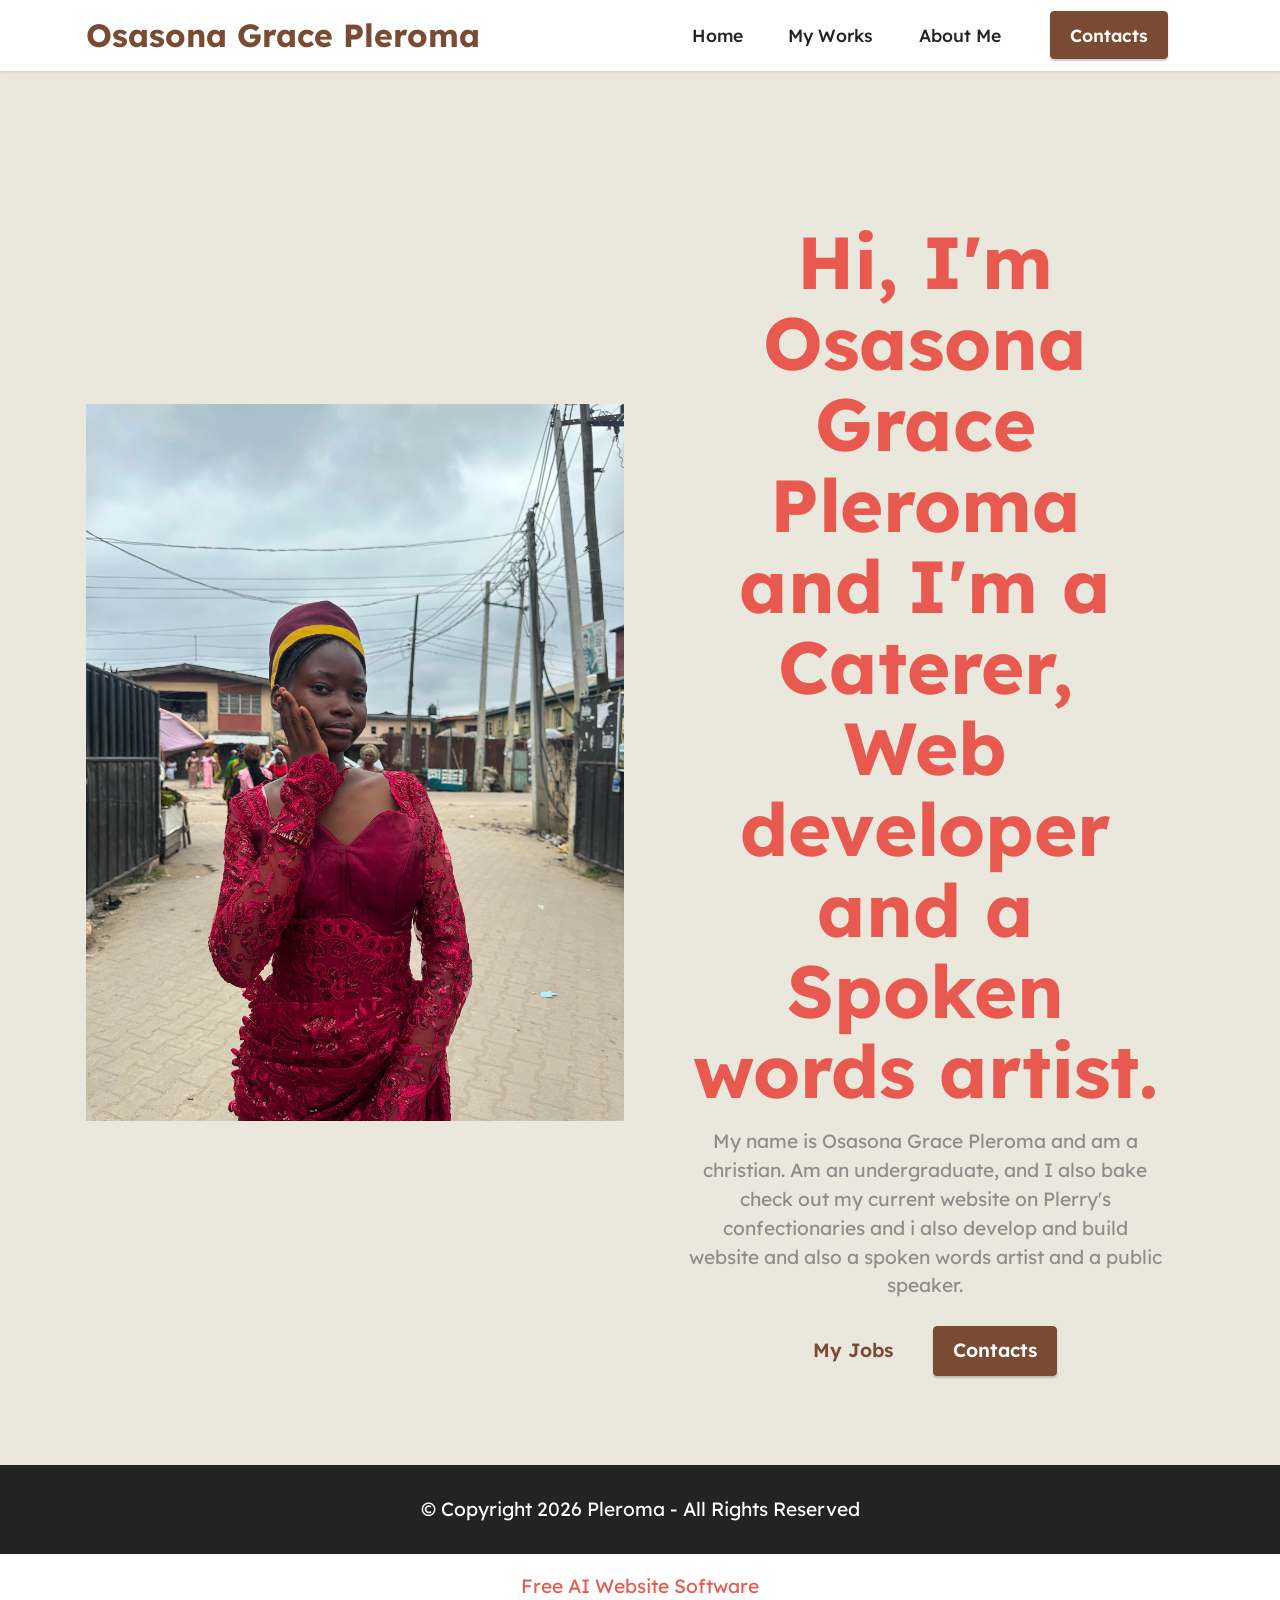
<file: index.html>
<!DOCTYPE html>
<html  >
<head>
  <!-- Site made with Mobirise Website Builder v6.0.6, https://mobirise.com -->
  <meta charset="UTF-8">
  <meta http-equiv="X-UA-Compatible" content="IE=edge">
  <meta name="generator" content="Mobirise v6.0.6, mobirise.com">
  <meta name="viewport" content="width=device-width, initial-scale=1, minimum-scale=1">
  <link rel="shortcut icon" href="assets/images/whatsapp20image202026-09-2220at2015.16.23-128x128.png" type="image/x-icon">
  <meta name="description" content="">
  
  
  <title>Home</title>
  <link rel="stylesheet" href="assets/bootstrap/css/bootstrap.min.css">
  <link rel="stylesheet" href="assets/bootstrap/css/bootstrap-grid.min.css">
  <link rel="stylesheet" href="assets/bootstrap/css/bootstrap-reboot.min.css">
  <link rel="stylesheet" href="assets/dropdown/css/style.css">
  <link rel="stylesheet" href="assets/socicon/css/styles.css">
  <link rel="stylesheet" href="assets/theme/css/style.css">
  <link rel="preload" href="https://fonts.googleapis.com/css?family=Lexend:100,200,300,400,500,600,700,800,900&display=swap" as="style" onload="this.onload=null;this.rel='stylesheet'">
  <noscript><link rel="stylesheet" href="https://fonts.googleapis.com/css?family=Lexend:100,200,300,400,500,600,700,800,900&display=swap"></noscript>
  <link rel="preload" as="style" href="assets/mobirise/css/mbr-additional.css?v=4SQg1W"><link rel="stylesheet" href="assets/mobirise/css/mbr-additional.css?v=4SQg1W" type="text/css">

  
  
  
</head>
<body>
  
  <section data-bs-version="5.1" class="menu menu2 cid-sFF0ciwnEL" once="menu" id="menu2-0">
    
    <nav class="navbar navbar-dropdown navbar-fixed-top navbar-expand-lg">
        <div class="container">
            <div class="navbar-brand">
                
                <span class="navbar-caption-wrap"><a class="navbar-caption text-success display-5" href="https://mobiri.se">Osasona Grace Pleroma</a></span>
            </div>
            <button class="navbar-toggler" type="button" data-toggle="collapse" data-bs-toggle="collapse" data-target="#navbarSupportedContent" data-bs-target="#navbarSupportedContent" aria-controls="navbarNavAltMarkup" aria-expanded="false" aria-label="Toggle navigation">
                <div class="hamburger">
                    <span></span>
                    <span></span>
                    <span></span>
                    <span></span>
                </div>
            </button>
            <div class="collapse navbar-collapse" id="navbarSupportedContent">
                <ul class="navbar-nav nav-dropdown" data-app-modern-menu="true"><li class="nav-item"><a class="nav-link link text-black text-primary display-4" href="index.html">Home</a></li>
                    <li class="nav-item"><a class="nav-link link text-black text-primary display-4" href="page3.html">My Works</a></li><li class="nav-item"><a class="nav-link link text-black text-primary display-4" href="page4.html">About Me</a></li></ul>
                
                <div class="navbar-buttons mbr-section-btn"><a class="btn btn-success display-4" href="page2.html">
                        Contacts</a></div>
            </div>
        </div>
    </nav>
</section>

<section data-bs-version="5.1" class="header11 cid-sFF0SGinka" id="header11-1">

    

    

    <div class="container">
        <div class="row justify-content-center">
            <div class="col-12 col-md-6 image-wrapper">
                <img class="w-100" src="assets/images/img-20261005-wa0014.jpg" alt="Mobirise Website Builder">
            </div>
            <div class="col-12 col-md">
                <div class="text-wrapper text-center">
                    <h1 class="mbr-section-title mbr-fonts-style mb-3 display-1">
                        <strong>
</strong><div><strong><br></strong></div><div><strong>Hi, I'm Osasona Grace Pleroma and I'm a Caterer, Web developer and a Spoken words artist.</strong></div></h1>
                    <p class="mbr-text mbr-fonts-style display-7">My name is Osasona Grace Pleroma and am a christian. Am an undergraduate, and I also bake check out my current website on Plerry's confectionaries and i also develop and build website and also a spoken words artist and a public speaker.</p>
                    <div class="mbr-section-btn mt-3"><a class="btn btn-success-outline display-7" href="page1.html">My Jobs</a> <a class="btn btn-success display-7" href="page2.html">Contacts</a></div>
                </div>
            </div>
        </div>
    </div>
</section>

<section data-bs-version="5.1" class="footer7 cid-sFF3CYc3p7" once="footers" id="footer7-9">

    

    

    <div class="container">
        <div class="media-container-row align-center mbr-white">
            <div class="col-12">
                <p class="mbr-text mb-0 mbr-fonts-style display-7">
                    © Copyright 2026 Pleroma - All Rights Reserved
                </p>
            </div>
        </div>
    </div>
</section><section class="display-7" style="padding: 0;align-items: center;justify-content: center;flex-wrap: wrap;    align-content: center;display: flex;position: relative;height: 4rem;"><a href="https://mobiri.se/3116024" style="flex: 1 1;height: 4rem;position: absolute;width: 100%;z-index: 1;"><img alt="" style="height: 4rem;" src="[data-uri]"></a><p style="margin: 0;text-align: center;" class="display-7">&#8204;</p><a style="z-index:1" href="https://mobirise.com/builder/ai-website-builder.html">Free AI Website Software</a></section><script src="assets/bootstrap/js/bootstrap.bundle.min.js"></script>  <script src="assets/smoothscroll/smooth-scroll.js"></script>  <script src="assets/ytplayer/index.js"></script>  <script src="assets/dropdown/js/navbar-dropdown.js"></script>  <script src="assets/theme/js/script.js"></script>  
  
  
</body>
</html>
</file>
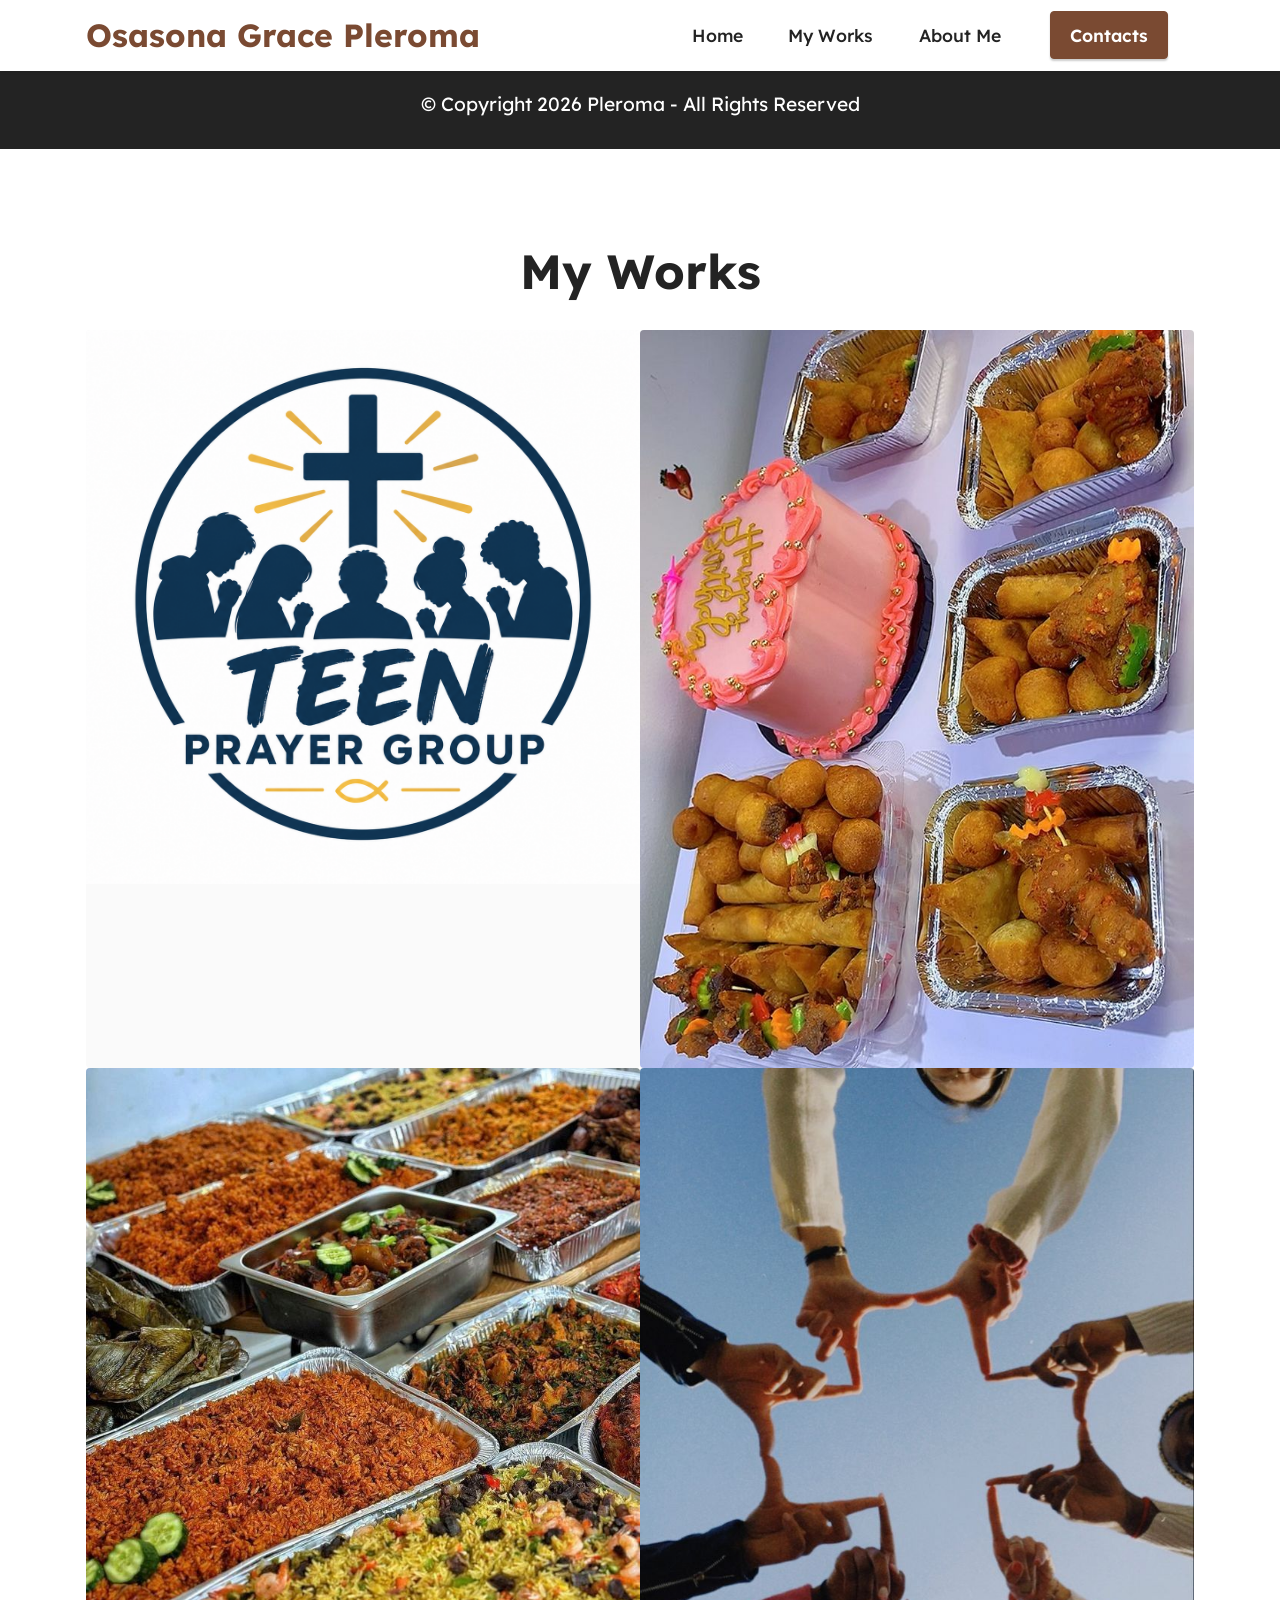
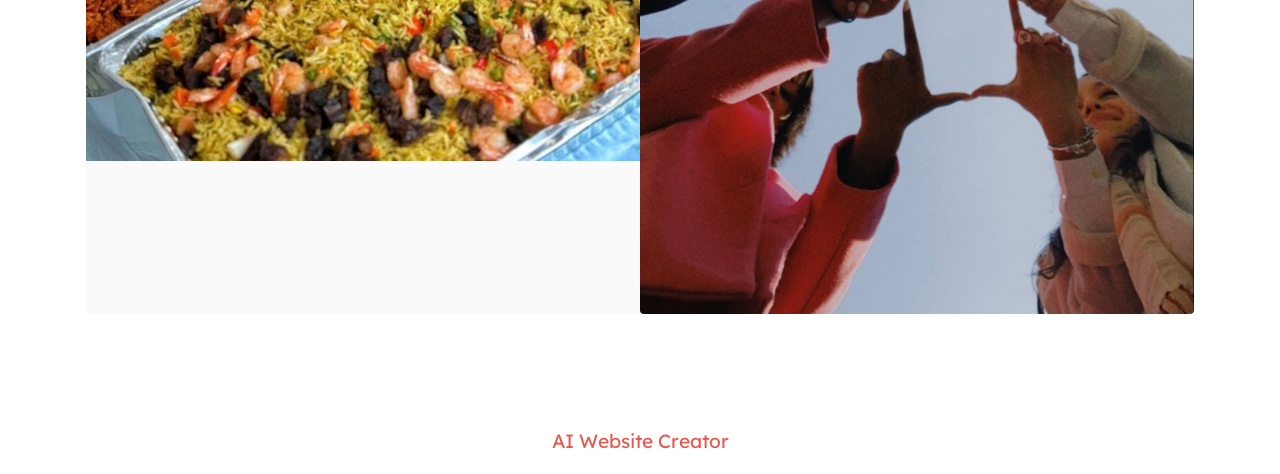
<file: page1.html>
<!DOCTYPE html>
<html  >
<head>
  <!-- Site made with Mobirise Website Builder v6.0.6, https://mobirise.com -->
  <meta charset="UTF-8">
  <meta http-equiv="X-UA-Compatible" content="IE=edge">
  <meta name="generator" content="Mobirise v6.0.6, mobirise.com">
  <meta name="viewport" content="width=device-width, initial-scale=1, minimum-scale=1">
  <link rel="shortcut icon" href="assets/images/whatsapp20image202026-09-2220at2015.16.23-128x128.png" type="image/x-icon">
  <meta name="description" content="">
  
  
  <title>My Jobs</title>
  <link rel="stylesheet" href="assets/bootstrap/css/bootstrap.min.css">
  <link rel="stylesheet" href="assets/bootstrap/css/bootstrap-grid.min.css">
  <link rel="stylesheet" href="assets/bootstrap/css/bootstrap-reboot.min.css">
  <link rel="stylesheet" href="assets/dropdown/css/style.css">
  <link rel="stylesheet" href="assets/socicon/css/styles.css">
  <link rel="stylesheet" href="assets/theme/css/style.css">
  <link rel="preload" href="https://fonts.googleapis.com/css?family=Lexend:100,200,300,400,500,600,700,800,900&display=swap" as="style" onload="this.onload=null;this.rel='stylesheet'">
  <noscript><link rel="stylesheet" href="https://fonts.googleapis.com/css?family=Lexend:100,200,300,400,500,600,700,800,900&display=swap"></noscript>
  <link rel="preload" as="style" href="assets/mobirise/css/mbr-additional.css?v=xbQX10"><link rel="stylesheet" href="assets/mobirise/css/mbr-additional.css?v=xbQX10" type="text/css">

  
  
  
</head>
<body>
  
  <section data-bs-version="5.1" class="menu menu2 cid-vxkzEyi4TG" once="menu" id="menu2-2">
    
    <nav class="navbar navbar-dropdown navbar-fixed-top navbar-expand-lg">
        <div class="container">
            <div class="navbar-brand">
                
                <span class="navbar-caption-wrap"><a class="navbar-caption text-success display-5" href="https://mobiri.se">Osasona Grace Pleroma</a></span>
            </div>
            <button class="navbar-toggler" type="button" data-toggle="collapse" data-bs-toggle="collapse" data-target="#navbarSupportedContent" data-bs-target="#navbarSupportedContent" aria-controls="navbarNavAltMarkup" aria-expanded="false" aria-label="Toggle navigation">
                <div class="hamburger">
                    <span></span>
                    <span></span>
                    <span></span>
                    <span></span>
                </div>
            </button>
            <div class="collapse navbar-collapse" id="navbarSupportedContent">
                <ul class="navbar-nav nav-dropdown" data-app-modern-menu="true"><li class="nav-item"><a class="nav-link link text-black text-primary display-4" href="index.html">Home</a></li>
                    <li class="nav-item"><a class="nav-link link text-black text-primary display-4" href="page3.html">My Works</a></li><li class="nav-item"><a class="nav-link link text-black text-primary display-4" href="page4.html">About Me</a></li></ul>
                
                <div class="navbar-buttons mbr-section-btn"><a class="btn btn-success display-4" href="page2.html">
                        Contacts</a></div>
            </div>
        </div>
    </nav>
</section>

<section data-bs-version="5.1" class="footer7 cid-vxkzESZ2wU" once="footers" id="footer7-9">

    

    

    <div class="container">
        <div class="media-container-row align-center mbr-white">
            <div class="col-12">
                <p class="mbr-text mb-0 mbr-fonts-style display-7">
                    © Copyright 2026 Pleroma - All Rights Reserved
                </p>
            </div>
        </div>
    </div>
</section>

<section data-bs-version="5.1" class="gallery1 cid-vxkzEU6zwO" id="gallery1-a">
    
    
    <div class="container">
        <div class="mbr-section-head">
            <h4 class="mbr-section-title mbr-fonts-style align-center mb-0 display-2"><strong>My Works</strong></h4>
            
        </div>
        <div class="row mt-4">
            <div class="item features-image col-12 col-md-6 col-lg-6">
                <div class="item-wrapper">
                    <div class="item-img">
                        <img src="assets/images/chatgpt-image-oct-1-2026-01-33-23-pm.png" alt="Mobirise Website Builder">
                    </div>
                    
                    
                </div>
            </div>
            <div class="item features-image col-12 col-md-6 col-lg-6">
                <div class="item-wrapper">
                    <div class="item-img">
                        <img src="assets/images/such-a-happy-day-with-a-yummy-beautiful-platter-to.jpg" alt="Mobirise Website Builder">
                    </div>
                    
                    
                </div>
            </div>
            <div class="item features-image col-12 col-md-6 col-lg-6">
                <div class="item-wrapper">
                    <div class="item-img">
                        <img src="assets/images/nigerian-meal-platter.jpg" alt="Mobirise Website Builder">
                    </div>
                    
                    
                </div>
            </div>
            <div class="item features-image col-12 col-md-6 col-lg-6">
                <div class="item-wrapper">
                    <div class="item-img">
                        <img src="assets/images/js-the-way-.jpg" alt="Mobirise Website Builder" title="">
                    </div>
                    
                    
                </div>
            </div>
        </div>
    </div>
</section><section class="display-7" style="padding: 0;align-items: center;justify-content: center;flex-wrap: wrap;    align-content: center;display: flex;position: relative;height: 4rem;"><a href="https://mobiri.se/3116024" style="flex: 1 1;height: 4rem;position: absolute;width: 100%;z-index: 1;"><img alt="" style="height: 4rem;" src="[data-uri]"></a><p style="margin: 0;text-align: center;" class="display-7">&#8204;</p><a style="z-index:1" href="https://mobirise.com/builder/ai-website-creator.html">AI Website Creator</a></section><script src="assets/bootstrap/js/bootstrap.bundle.min.js"></script>  <script src="assets/smoothscroll/smooth-scroll.js"></script>  <script src="assets/ytplayer/index.js"></script>  <script src="assets/dropdown/js/navbar-dropdown.js"></script>  <script src="assets/theme/js/script.js"></script>  
  
  
</body>
</html>
</file>
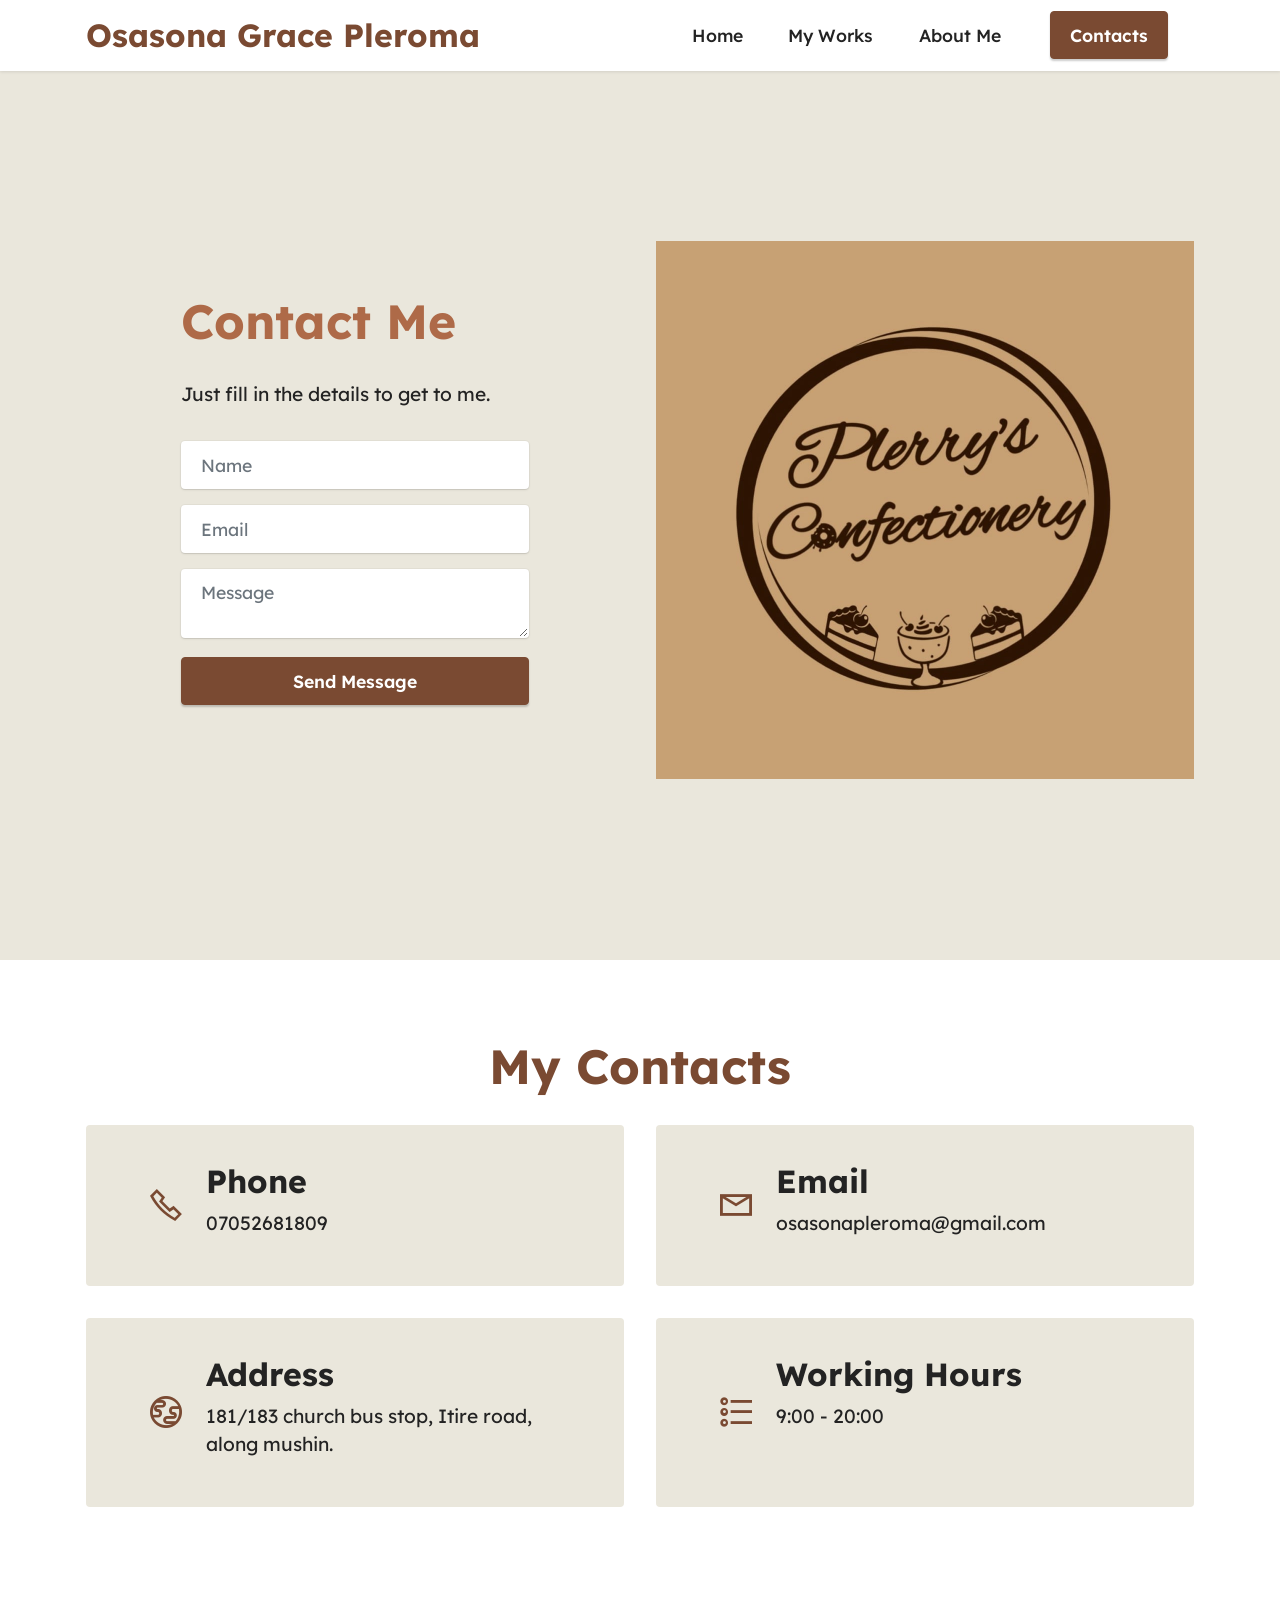
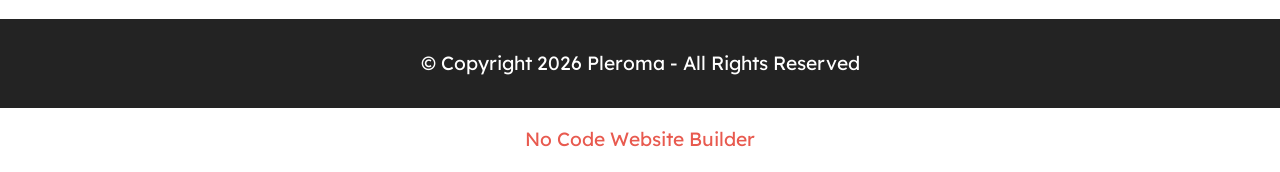
<file: page2.html>
<!DOCTYPE html>
<html  >
<head>
  <!-- Site made with Mobirise Website Builder v6.0.6, https://mobirise.com -->
  <meta charset="UTF-8">
  <meta http-equiv="X-UA-Compatible" content="IE=edge">
  <meta name="generator" content="Mobirise v6.0.6, mobirise.com">
  <meta name="viewport" content="width=device-width, initial-scale=1, minimum-scale=1">
  <link rel="shortcut icon" href="assets/images/whatsapp20image202026-09-2220at2015.16.23-128x128.png" type="image/x-icon">
  <meta name="description" content="">
  
  
  <title>Contacts</title>
  <link rel="stylesheet" href="assets/web/assets/mobirise-icons2/mobirise2.css">
  <link rel="stylesheet" href="assets/bootstrap/css/bootstrap.min.css">
  <link rel="stylesheet" href="assets/bootstrap/css/bootstrap-grid.min.css">
  <link rel="stylesheet" href="assets/bootstrap/css/bootstrap-reboot.min.css">
  <link rel="stylesheet" href="assets/dropdown/css/style.css">
  <link rel="stylesheet" href="assets/socicon/css/styles.css">
  <link rel="stylesheet" href="assets/theme/css/style.css">
  <link rel="preload" href="https://fonts.googleapis.com/css?family=Lexend:100,200,300,400,500,600,700,800,900&display=swap" as="style" onload="this.onload=null;this.rel='stylesheet'">
  <noscript><link rel="stylesheet" href="https://fonts.googleapis.com/css?family=Lexend:100,200,300,400,500,600,700,800,900&display=swap"></noscript>
  <link rel="preload" as="style" href="assets/mobirise/css/mbr-additional.css?v=Eyy98E"><link rel="stylesheet" href="assets/mobirise/css/mbr-additional.css?v=Eyy98E" type="text/css">

  
  
  
</head>
<body>
  
  <section data-bs-version="5.1" class="menu menu2 cid-vxkAKOSUR9" once="menu" id="menu2-b">
    
    <nav class="navbar navbar-dropdown navbar-fixed-top navbar-expand-lg">
        <div class="container">
            <div class="navbar-brand">
                
                <span class="navbar-caption-wrap"><a class="navbar-caption text-success display-5" href="https://mobiri.se">Osasona Grace Pleroma</a></span>
            </div>
            <button class="navbar-toggler" type="button" data-toggle="collapse" data-bs-toggle="collapse" data-target="#navbarSupportedContent" data-bs-target="#navbarSupportedContent" aria-controls="navbarNavAltMarkup" aria-expanded="false" aria-label="Toggle navigation">
                <div class="hamburger">
                    <span></span>
                    <span></span>
                    <span></span>
                    <span></span>
                </div>
            </button>
            <div class="collapse navbar-collapse" id="navbarSupportedContent">
                <ul class="navbar-nav nav-dropdown" data-app-modern-menu="true"><li class="nav-item"><a class="nav-link link text-black text-primary display-4" href="index.html">Home</a></li>
                    <li class="nav-item"><a class="nav-link link text-black text-primary display-4" href="page3.html">My Works</a></li><li class="nav-item"><a class="nav-link link text-black text-primary display-4" href="page4.html">About Me</a></li></ul>
                
                <div class="navbar-buttons mbr-section-btn"><a class="btn btn-success display-4" href="page2.html">
                        Contacts</a></div>
            </div>
        </div>
    </nav>
</section>

<section data-bs-version="5.1" class="form4 cid-vxkAL2qqLQ mbr-fullscreen" id="form4-g">

    

    

    <div class="container">
        <div class="row content-wrapper justify-content-center">
            <div class="col-lg-4 offset-lg-1 mbr-form" data-form-type="formoid">
<!--Formbuilder Form-->
<form action="https://mobirise.eu/" method="POST" class="mbr-form form-with-styler" data-form-title="Form Name"><input type="hidden" name="email" data-form-email="true" value="mSeVuSj9/O2idAWYg5rpm9ASg6sbJf32CYHTtbizGrdI6w9feK6KjVogF42G1UIhryAesWcx484vR08bkj+rb0Lu/cB71rZAueLBSuOBSi+eyVrALqw7Eq2FnKYHfofk.eGdb+rN6q9WEf0TzCkDQ1J7XVB+iSqaxsA57S4DOrUZx/pVgfcNuZgTJI/JKo+ut9ymiVt0pD2/g0kCzFW4g02jq3nBOWxAoP956iVrpAfXu/Q7WontOzXWygVib4Kgj">
<div class="row">
<div hidden="hidden" data-form-alert="" class="alert alert-success col-12">Thanks for filling out the form!</div>
<div hidden="hidden" data-form-alert-danger="" class="alert alert-danger col-12">Oops...! some problem!</div>
</div>
<div class="dragArea row">
<div class="col-lg-12 col-md-12 col-sm-12">
<h1 class="mbr-section-title mb-4 display-2"><strong>Contact Me</strong></h1>
</div>
<div class="col-lg-12 col-md-12 col-sm-12">
<p class="mbr-text mbr-fonts-style mb-4 display-7">Just fill in the details to get to me.</p>
</div>
<div data-for="name" class="col-lg-12 col-md col-12 form-group mb-3">
<input type="text" name="name" placeholder="Name" data-form-field="name" class="form-control display-7" value="" id="name-form4-g">
</div>
<div data-for="email" class="col-lg-12 col-md col-12 form-group mb-3">
<input type="email" name="email" placeholder="Email" data-form-field="email" class="form-control display-7" value="" id="email-form4-g">
</div>
<div class="col-lg-12 col-md-12 col-sm-12 form-group" data-for="textarea">
<textarea name="textarea" placeholder="Message" data-form-field="textarea" class="form-control display-7" id="textarea-form4-g"></textarea>
</div>
<div class="col-12 col-md-auto mbr-section-btn"><button type="submit" class="btn btn-success display-4">Send Message</button></div>
</div>
</form><!--Formbuilder Form-->
</div>
            <div class="col-lg-6 offset-lg-1 col-12">
                <div class="image-wrapper">
                    <img class="w-100" src="assets/images/whatsapp20image202026-09-2220at2015.16.23-1076x1076.jpg" alt="Mobirise Website Builder">
                </div>
            </div>
        </div>
    </div>
</section>

<section data-bs-version="5.1" class="contacts2 cid-vxkAL4SCGh" id="contacts2-h">
    <!---->
    
    
    <div class="container">
        <div class="mbr-section-head">
            <h3 class="mbr-section-title mbr-fonts-style align-center mb-0 display-2">
                <strong>My Contacts</strong>
            </h3>
            
        </div>
        <div class="row justify-content-center mt-4">
            <div class="card col-12 col-md-6">
                <div class="card-wrapper">
                    <div class="image-wrapper">
                        <span class="mbr-iconfont mobi-mbri-phone mobi-mbri" style="color: rgb(122, 74, 50); fill: rgb(122, 74, 50);"></span>
                    </div>
                    <div class="text-wrapper">
                        <h6 class="card-title mbr-fonts-style mb-1 display-5">
                            <strong>Phone</strong>
                        </h6>
                        <p class="mbr-text mbr-fonts-style display-7">07052681809</p>
                    </div>
                </div>
            </div>
            <div class="card col-12 col-md-6">
                <div class="card-wrapper">
                    <div class="image-wrapper">
                        <span class="mbr-iconfont mobi-mbri-letter mobi-mbri" style="color: rgb(122, 74, 50); fill: rgb(122, 74, 50);"></span>
                    </div>
                    <div class="text-wrapper">
                        <h6 class="card-title mbr-fonts-style mb-1 display-5">
                            <strong>Email</strong>
                        </h6>
                        <p class="mbr-text mbr-fonts-style display-7">osasonapleroma@gmail.com</p>
                    </div>
                </div>
            </div>
            <div class="card col-12 col-md-6">
                <div class="card-wrapper">
                    <div class="image-wrapper">
                        <span class="mbr-iconfont mobi-mbri-globe mobi-mbri" style="color: rgb(122, 74, 50); fill: rgb(122, 74, 50);"></span>
                    </div>
                    <div class="text-wrapper">
                        <h6 class="card-title mbr-fonts-style mb-1 display-5">
                            <strong>Address</strong>
                        </h6>
                        <p class="mbr-text mbr-fonts-style display-7">181/183 church bus stop, Itire road, along mushin.</p>
                    </div>
                </div>
            </div>
            <div class="card col-12 col-md-6">
                <div class="card-wrapper">
                    <div class="image-wrapper">
                        <span class="mbr-iconfont mobi-mbri-bulleted-list mobi-mbri" style="color: rgb(122, 74, 50); fill: rgb(122, 74, 50);"></span>
                    </div>
                    <div class="text-wrapper">
                        <h6 class="card-title mbr-fonts-style mb-1 display-5">
                            <strong>Working Hours</strong>
                        </h6>
                        <p class="mbr-text mbr-fonts-style display-7">
                            9:00 - 20:00</p>
                    </div>
                </div>
            </div>
        </div>
    </div>
</section>

<section data-bs-version="5.1" class="footer7 cid-vxkAL8gS9y" once="footers" id="footer7-i">

    

    

    <div class="container">
        <div class="media-container-row align-center mbr-white">
            <div class="col-12">
                <p class="mbr-text mb-0 mbr-fonts-style display-7">
                    © Copyright 2026 Pleroma - All Rights Reserved
                </p>
            </div>
        </div>
    </div>
</section><section class="display-7" style="padding: 0;align-items: center;justify-content: center;flex-wrap: wrap;    align-content: center;display: flex;position: relative;height: 4rem;"><a href="https://mobiri.se/3116024" style="flex: 1 1;height: 4rem;position: absolute;width: 100%;z-index: 1;"><img alt="" style="height: 4rem;" src="[data-uri]"></a><p style="margin: 0;text-align: center;" class="display-7">&#8204;</p><a style="z-index:1" href="https://mobirise.com/builder/no-code-website-builder.html">No Code Website Builder</a></section><script src="assets/bootstrap/js/bootstrap.bundle.min.js"></script>  <script src="assets/smoothscroll/smooth-scroll.js"></script>  <script src="assets/ytplayer/index.js"></script>  <script src="assets/dropdown/js/navbar-dropdown.js"></script>  <script src="assets/theme/js/script.js"></script>  <script src="assets/formoid/formoid.min.js"></script>  
  
  
</body>
</html>
</file>
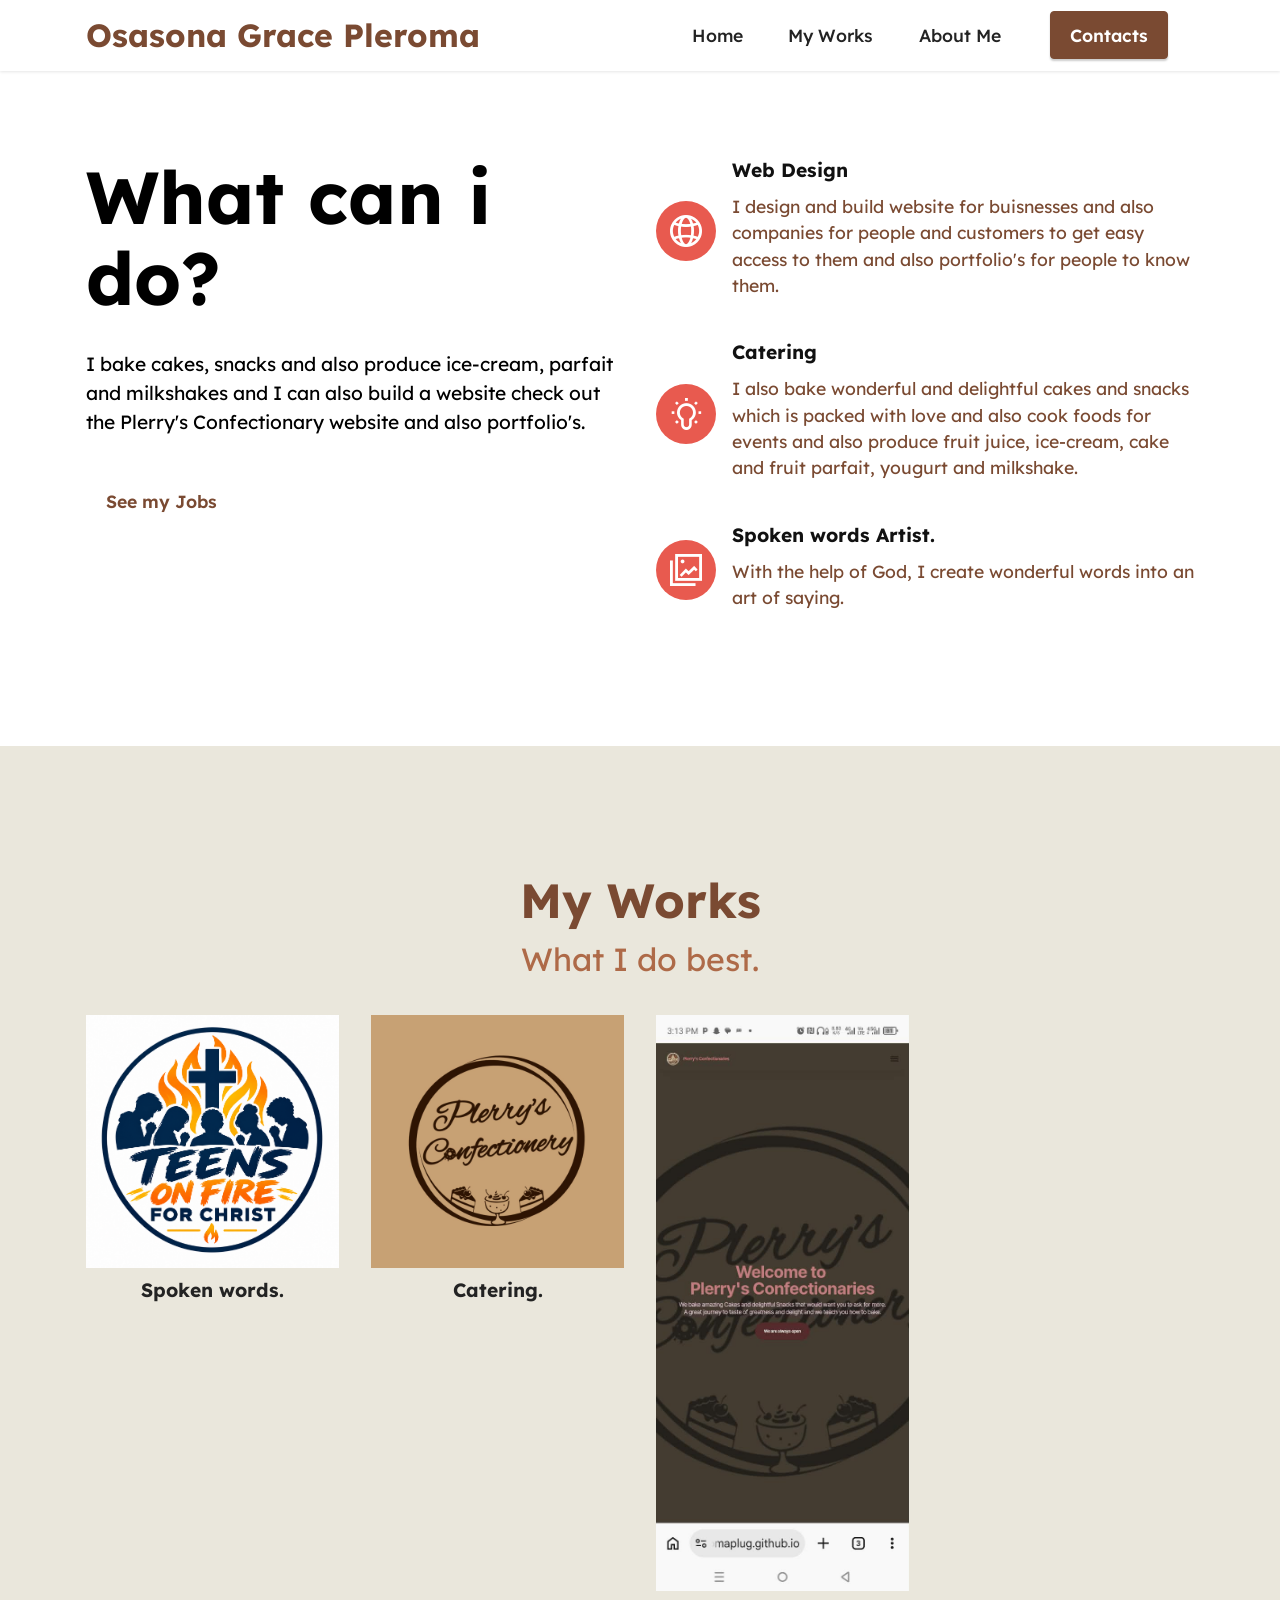
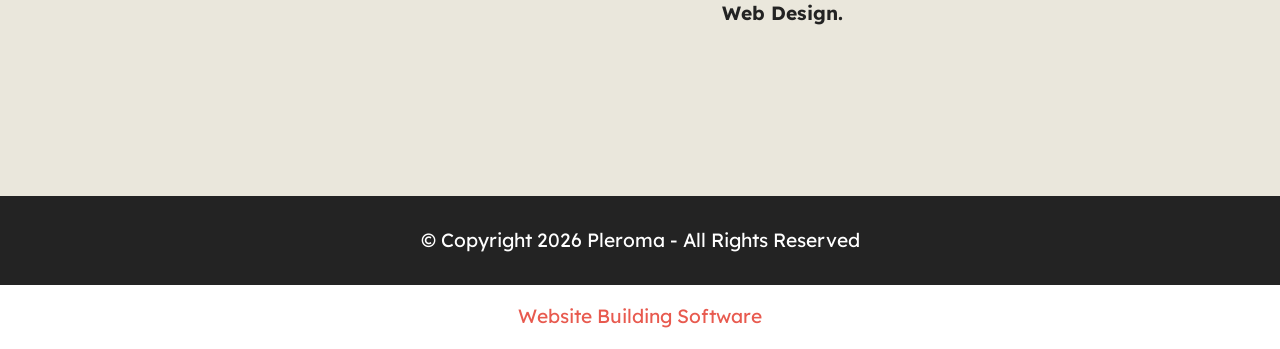
<file: page3.html>
<!DOCTYPE html>
<html  >
<head>
  <!-- Site made with Mobirise Website Builder v6.0.6, https://mobirise.com -->
  <meta charset="UTF-8">
  <meta http-equiv="X-UA-Compatible" content="IE=edge">
  <meta name="generator" content="Mobirise v6.0.6, mobirise.com">
  <meta name="viewport" content="width=device-width, initial-scale=1, minimum-scale=1">
  <link rel="shortcut icon" href="assets/images/whatsapp20image202026-09-2220at2015.16.23-128x128.png" type="image/x-icon">
  <meta name="description" content="">
  
  
  <title>My work</title>
  <link rel="stylesheet" href="assets/web/assets/mobirise-icons2/mobirise2.css">
  <link rel="stylesheet" href="assets/bootstrap/css/bootstrap.min.css">
  <link rel="stylesheet" href="assets/bootstrap/css/bootstrap-grid.min.css">
  <link rel="stylesheet" href="assets/bootstrap/css/bootstrap-reboot.min.css">
  <link rel="stylesheet" href="assets/dropdown/css/style.css">
  <link rel="stylesheet" href="assets/socicon/css/styles.css">
  <link rel="stylesheet" href="assets/theme/css/style.css">
  <link rel="preload" href="https://fonts.googleapis.com/css?family=Lexend:100,200,300,400,500,600,700,800,900&display=swap" as="style" onload="this.onload=null;this.rel='stylesheet'">
  <noscript><link rel="stylesheet" href="https://fonts.googleapis.com/css?family=Lexend:100,200,300,400,500,600,700,800,900&display=swap"></noscript>
  <link rel="preload" as="style" href="assets/mobirise/css/mbr-additional.css?v=XGpiif"><link rel="stylesheet" href="assets/mobirise/css/mbr-additional.css?v=XGpiif" type="text/css">

  
  
  
</head>
<body>
  
  <section data-bs-version="5.1" class="menu menu2 cid-vxkB8M3fk3" once="menu" id="menu2-k">
    
    <nav class="navbar navbar-dropdown navbar-fixed-top navbar-expand-lg">
        <div class="container">
            <div class="navbar-brand">
                
                <span class="navbar-caption-wrap"><a class="navbar-caption text-success display-5" href="https://mobiri.se">Osasona Grace Pleroma</a></span>
            </div>
            <button class="navbar-toggler" type="button" data-toggle="collapse" data-bs-toggle="collapse" data-target="#navbarSupportedContent" data-bs-target="#navbarSupportedContent" aria-controls="navbarNavAltMarkup" aria-expanded="false" aria-label="Toggle navigation">
                <div class="hamburger">
                    <span></span>
                    <span></span>
                    <span></span>
                    <span></span>
                </div>
            </button>
            <div class="collapse navbar-collapse" id="navbarSupportedContent">
                <ul class="navbar-nav nav-dropdown" data-app-modern-menu="true"><li class="nav-item"><a class="nav-link link text-black text-primary display-4" href="index.html">Home</a></li>
                    <li class="nav-item"><a class="nav-link link text-black text-primary display-4" href="page3.html">My Works</a></li><li class="nav-item"><a class="nav-link link text-black text-primary display-4" href="page4.html">About Me</a></li></ul>
                
                <div class="navbar-buttons mbr-section-btn"><a class="btn btn-success display-4" href="page2.html">
                        Contacts</a></div>
            </div>
        </div>
    </nav>
</section>

<section data-bs-version="5.1" class="features12 cid-vxkB8PB0RO" id="features13-m">

    
    
    <div class="container">
        <div class="row justify-content-center">
            <div class="col-12 col-lg-6">
                <div class="card-wrapper">
                    <div class="card-box align-left">
                        <h4 class="card-title mbr-fonts-style mb-4 display-1"><strong>What can i do?</strong></h4>
                        <p class="mbr-text mbr-fonts-style mb-4 display-7">I bake cakes, snacks and also produce ice-cream, parfait and milkshakes and I can also build a website check out the Plerry's Confectionary website and also portfolio's.</p>
                        <div class="mbr-section-btn"><a class="btn btn-success-outline display-4" href="page1.html">See my Jobs</a></div>
                    </div>
                </div>
            </div>
            <div class="col-12 col-lg-6">
                <div class="item mbr-flex">
                    <div class="icon-box">
                        <span class="mbr-iconfont mobi-mbri-globe-2 mobi-mbri"></span>
                    </div>
                    <div class="text-box">
                        <h4 class="icon-title mbr-black mbr-fonts-style display-7">
                            <strong>Web Design</strong></h4>
                        <h5 class="icon-text mbr-black mbr-fonts-style display-4">I design and build website for buisnesses and also companies for people and customers to get easy access to them and also portfolio's for people to know them.</h5>
                    </div>
                </div>
                <div class="item mbr-flex">
                    <div class="icon-box">
                        <span class="mbr-iconfont mobi-mbri-idea mobi-mbri"></span>
                    </div>
                    <div class="text-box">
                        <h4 class="icon-title mbr-black mbr-fonts-style display-7"><strong>Catering</strong></h4>
                        <h5 class="icon-text mbr-black mbr-fonts-style display-4">I also bake wonderful and delightful cakes and snacks which is packed with love and also cook foods for events and also produce fruit juice, ice-cream, cake and fruit parfait, yougurt and milkshake.&nbsp;</h5>
                    </div>
                </div>
                <div class="item mbr-flex">
                    <div class="icon-box">
                        <span class="mbr-iconfont mobi-mbri-photo mobi-mbri"></span>
                    </div>
                    <div class="text-box">
                        <h4 class="icon-title mbr-black mbr-fonts-style display-7"><strong>Spoken words Artist.</strong></h4>
                        <h5 class="icon-text mbr-black mbr-fonts-style display-4">With the help of God, I create wonderful words into an art of saying.</h5>
                    </div>
                </div>
            </div>
        </div>
    </div>
</section>

<section data-bs-version="5.1" class="gallery5 mbr-gallery cid-vxkB8Soq6o" id="gallery5-n">
    

    

    <div class="container">
        <div class="mbr-section-head">
            <h3 class="mbr-section-title mbr-fonts-style align-center m-0 display-2"><strong>My Works</strong></h3>
            <h4 class="mbr-section-subtitle mbr-fonts-style align-center mb-0 mt-2 display-5">What I do best.</h4>
        </div>
        <div class="row mbr-gallery mt-4">
            <div class="col-12 col-md-6 col-lg-3 item gallery-image">
                <div class="item-wrapper" data-toggle="modal" data-bs-toggle="modal" data-target="#vxrRZF9O40-modal" data-bs-target="#vxrRZF9O40-modal">
                    <img class="w-100" src="assets/images/chatgpt-image-oct-1-2026-01-33-41-pm.png" alt="Mobirise Website Builder" data-slide-to="0" data-bs-slide-to="0" data-target="#lb-vxrRZF9O40" data-bs-target="#lb-vxrRZF9O40">
                    <div class="icon-wrapper">
                        <span class="mobi-mbri mobi-mbri-search mbr-iconfont mbr-iconfont-btn"></span>
                    </div>
                </div>
                <h6 class="mbr-item-subtitle mbr-fonts-style align-center mb-2 mt-2 display-7"><strong>Spoken words.</strong></h6>
            </div>
            <div class="col-12 col-md-6 col-lg-3 item gallery-image">
                <div class="item-wrapper" data-toggle="modal" data-bs-toggle="modal" data-target="#vxrRZF9O40-modal" data-bs-target="#vxrRZF9O40-modal">
                    <img class="w-100" src="assets/images/whatsapp-image-2026-09-22-at-15.16.23.jpeg" alt="Mobirise Website Builder" data-slide-to="1" data-bs-slide-to="1" data-target="#lb-vxrRZF9O40" data-bs-target="#lb-vxrRZF9O40">
                    <div class="icon-wrapper">
                        <span class="mobi-mbri mobi-mbri-search mbr-iconfont mbr-iconfont-btn"></span>
                    </div>
                </div>
                <h6 class="mbr-item-subtitle mbr-fonts-style align-center mb-2 mt-2 display-7"><strong>Catering.</strong></h6>
            </div>
            <div class="col-12 col-md-6 col-lg-3 item gallery-image">
                <div class="item-wrapper" data-toggle="modal" data-bs-toggle="modal" data-target="#vxrRZF9O40-modal" data-bs-target="#vxrRZF9O40-modal">
                    <img class="w-100" src="assets/images/img-20261006-wa0037.jpg" alt="Mobirise Website Builder" data-slide-to="2" data-bs-slide-to="2" data-target="#lb-vxrRZF9O40" data-bs-target="#lb-vxrRZF9O40">
                    <div class="icon-wrapper">
                        <span class="mobi-mbri mobi-mbri-search mbr-iconfont mbr-iconfont-btn"></span>
                    </div>
                </div>
                <h6 class="mbr-item-subtitle mbr-fonts-style align-center mb-2 mt-2 display-7"><strong>Web Design.</strong></h6>
            </div>
            
        </div>

        <div class="modal mbr-slider" tabindex="-1" role="dialog" aria-hidden="true" id="vxrRZF9O40-modal">
            <div class="modal-dialog" role="document">
                <div class="modal-content">
                    <div class="modal-body">
                        <div class="carousel slide" id="lb-vxrRZF9O40" data-interval="5000" data-bs-interval="5000">
                            <div class="carousel-inner">
                                <div class="carousel-item active">
                                    <img class="d-block w-100" src="assets/images/chatgpt-image-oct-1-2026-01-33-41-pm.png" alt="Mobirise Website Builder">
                                </div>
                                <div class="carousel-item">
                                    <img class="d-block w-100" src="assets/images/whatsapp-image-2026-09-22-at-15.16.23.jpeg" alt="Mobirise Website Builder">
                                </div>
                                <div class="carousel-item">
                                    <img class="d-block w-100" src="assets/images/img-20261006-wa0037.jpg" alt="Mobirise Website Builder">
                                </div>
                                
                            </div>
                            <ol class="carousel-indicators">
                                <li data-slide-to="0" data-bs-slide-to="0" class="active" data-target="#lb-vxrRZF9O40" data-bs-target="#lb-vxrRZF9O40"></li>
                                <li data-slide-to="1" data-bs-slide-to="1" data-target="#lb-vxrRZF9O40" data-bs-target="#lb-vxrRZF9O40"></li>
                                <li data-slide-to="2" data-bs-slide-to="2" data-target="#lb-vxrRZF9O40" data-bs-target="#lb-vxrRZF9O40"></li>
                                
                            </ol>
                            <a role="button" href="" class="close" data-dismiss="modal" data-bs-dismiss="modal" aria-label="Close">
                            </a>
                            <a class="carousel-control-prev carousel-control" role="button" data-slide="prev" data-bs-slide="prev" href="#lb-vxrRZF9O40">
                                <span class="mobi-mbri mobi-mbri-arrow-prev" aria-hidden="true"></span>
                                <span class="sr-only visually-hidden">Previous</span>
                            </a>
                            <a class="carousel-control-next carousel-control" role="button" data-slide="next" data-bs-slide="next" href="#lb-vxrRZF9O40">
                                <span class="mobi-mbri mobi-mbri-arrow-next" aria-hidden="true"></span>
                                <span class="sr-only visually-hidden">Next</span>
                            </a>
                        </div>
                    </div>
                </div>
            </div>
        </div>
    </div>
</section>

<section data-bs-version="5.1" class="footer7 cid-vxkB908HZF" once="footers" id="footer7-r">

    

    

    <div class="container">
        <div class="media-container-row align-center mbr-white">
            <div class="col-12">
                <p class="mbr-text mb-0 mbr-fonts-style display-7">
                    © Copyright 2026 Pleroma - All Rights Reserved
                </p>
            </div>
        </div>
    </div>
</section><section class="display-7" style="padding: 0;align-items: center;justify-content: center;flex-wrap: wrap;    align-content: center;display: flex;position: relative;height: 4rem;"><a href="https://mobiri.se/3116024" style="flex: 1 1;height: 4rem;position: absolute;width: 100%;z-index: 1;"><img alt="" style="height: 4rem;" src="[data-uri]"></a><p style="margin: 0;text-align: center;" class="display-7">&#8204;</p><a style="z-index:1" href="https://mobirise.com"> Website Building Software</a></section><script src="assets/bootstrap/js/bootstrap.bundle.min.js"></script>  <script src="assets/smoothscroll/smooth-scroll.js"></script>  <script src="assets/ytplayer/index.js"></script>  <script src="assets/dropdown/js/navbar-dropdown.js"></script>  <script src="assets/theme/js/script.js"></script>  
  
  
</body>
</html>
</file>
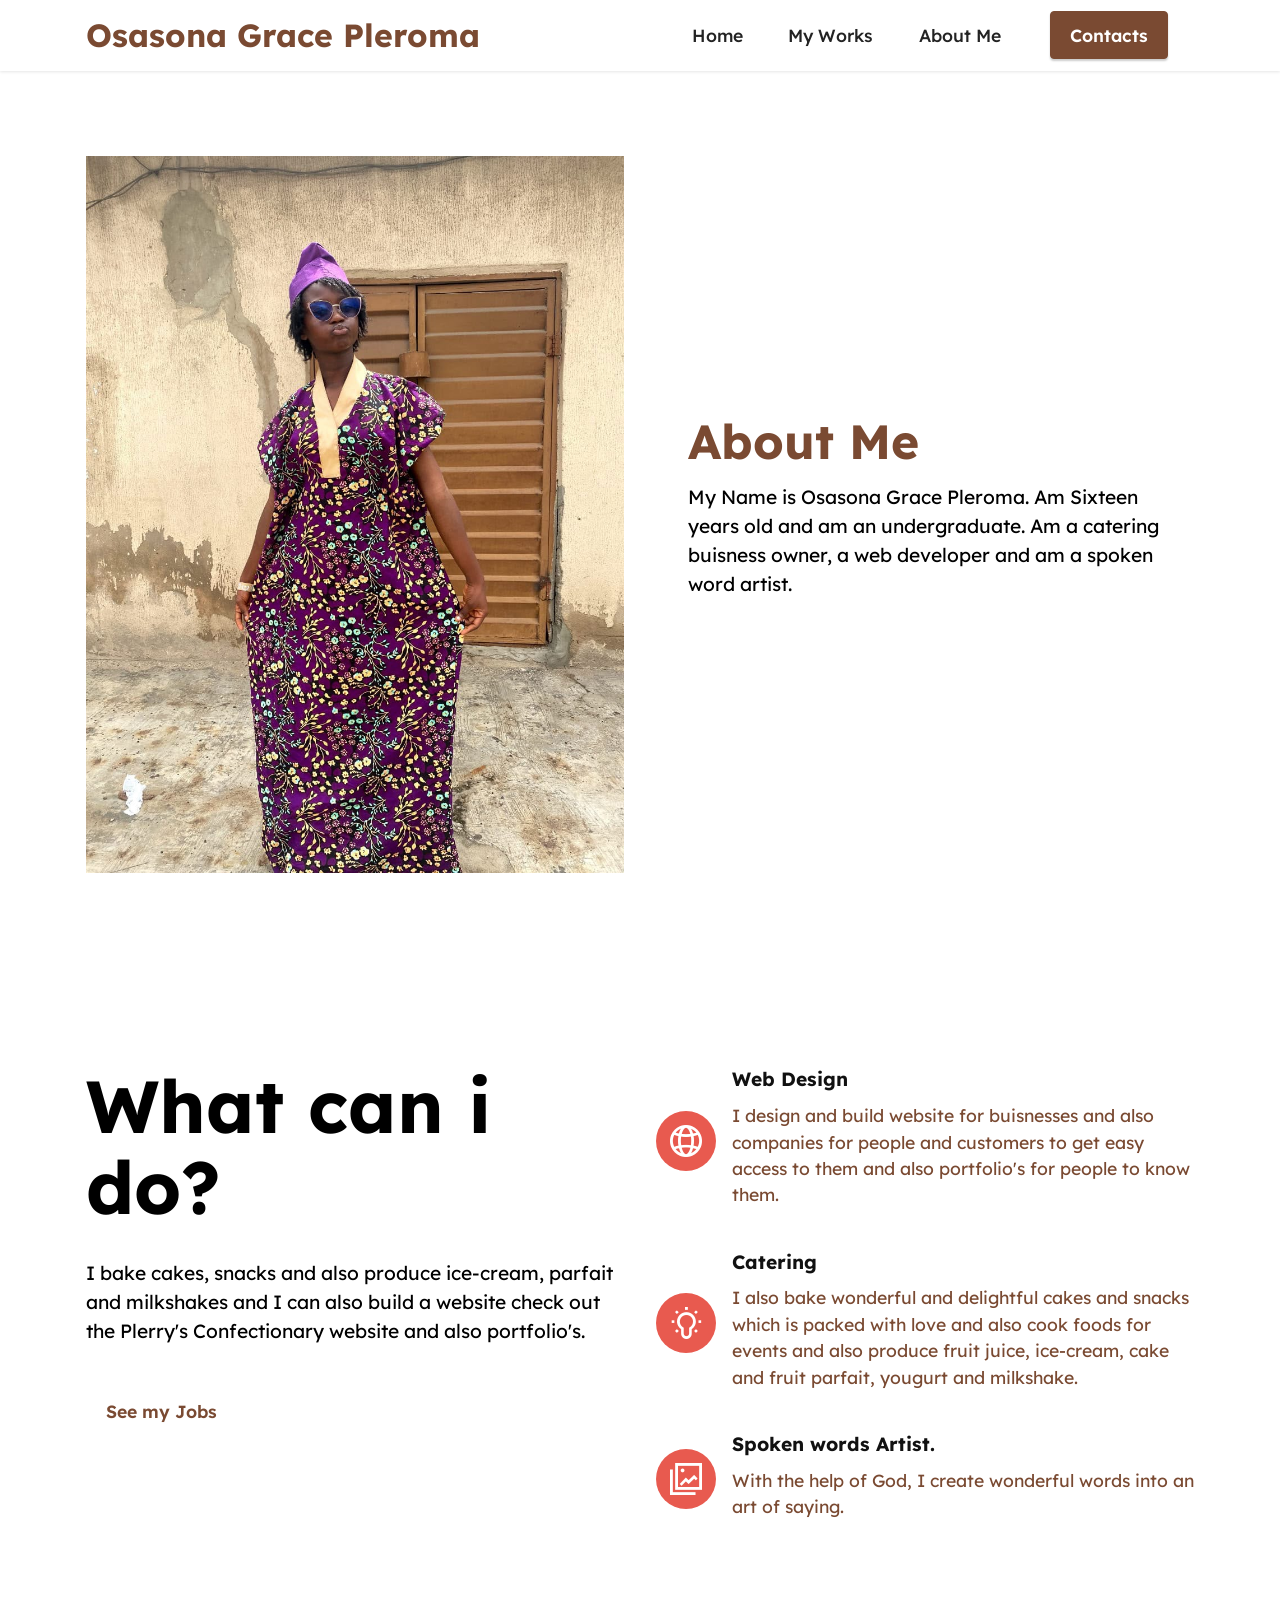
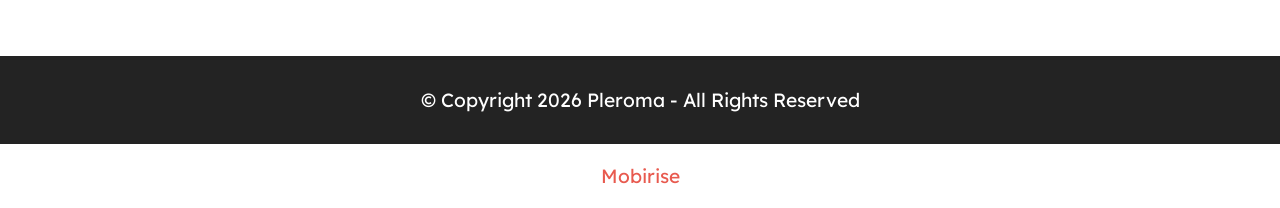
<file: page4.html>
<!DOCTYPE html>
<html  >
<head>
  <!-- Site made with Mobirise Website Builder v6.0.6, https://mobirise.com -->
  <meta charset="UTF-8">
  <meta http-equiv="X-UA-Compatible" content="IE=edge">
  <meta name="generator" content="Mobirise v6.0.6, mobirise.com">
  <meta name="viewport" content="width=device-width, initial-scale=1, minimum-scale=1">
  <link rel="shortcut icon" href="assets/images/whatsapp20image202026-09-2220at2015.16.23-128x128.png" type="image/x-icon">
  <meta name="description" content="">
  
  
  <title>About me</title>
  <link rel="stylesheet" href="assets/web/assets/mobirise-icons2/mobirise2.css">
  <link rel="stylesheet" href="assets/bootstrap/css/bootstrap.min.css">
  <link rel="stylesheet" href="assets/bootstrap/css/bootstrap-grid.min.css">
  <link rel="stylesheet" href="assets/bootstrap/css/bootstrap-reboot.min.css">
  <link rel="stylesheet" href="assets/dropdown/css/style.css">
  <link rel="stylesheet" href="assets/socicon/css/styles.css">
  <link rel="stylesheet" href="assets/theme/css/style.css">
  <link rel="preload" href="https://fonts.googleapis.com/css?family=Lexend:100,200,300,400,500,600,700,800,900&display=swap" as="style" onload="this.onload=null;this.rel='stylesheet'">
  <noscript><link rel="stylesheet" href="https://fonts.googleapis.com/css?family=Lexend:100,200,300,400,500,600,700,800,900&display=swap"></noscript>
  <link rel="preload" as="style" href="assets/mobirise/css/mbr-additional.css?v=VPKQP1"><link rel="stylesheet" href="assets/mobirise/css/mbr-additional.css?v=VPKQP1" type="text/css">

  
  
  
</head>
<body>
  
  <section data-bs-version="5.1" class="menu menu2 cid-vxkBp1k6OA" once="menu" id="menu2-s">
    
    <nav class="navbar navbar-dropdown navbar-fixed-top navbar-expand-lg">
        <div class="container">
            <div class="navbar-brand">
                
                <span class="navbar-caption-wrap"><a class="navbar-caption text-success display-5" href="https://mobiri.se">Osasona Grace Pleroma</a></span>
            </div>
            <button class="navbar-toggler" type="button" data-toggle="collapse" data-bs-toggle="collapse" data-target="#navbarSupportedContent" data-bs-target="#navbarSupportedContent" aria-controls="navbarNavAltMarkup" aria-expanded="false" aria-label="Toggle navigation">
                <div class="hamburger">
                    <span></span>
                    <span></span>
                    <span></span>
                    <span></span>
                </div>
            </button>
            <div class="collapse navbar-collapse" id="navbarSupportedContent">
                <ul class="navbar-nav nav-dropdown" data-app-modern-menu="true"><li class="nav-item"><a class="nav-link link text-black text-primary display-4" href="index.html">Home</a></li>
                    <li class="nav-item"><a class="nav-link link text-black text-primary display-4" href="page3.html">My Works</a></li><li class="nav-item"><a class="nav-link link text-black text-primary display-4" href="page4.html">About Me</a></li></ul>
                
                <div class="navbar-buttons mbr-section-btn"><a class="btn btn-success display-4" href="page2.html">
                        Contacts</a></div>
            </div>
        </div>
    </nav>
</section>

<section data-bs-version="5.1" class="image1 cid-vxkBLwPvIH" id="image1-w">
    

    

    <div class="container">
        <div class="row align-items-center">
            <div class="col-12 col-lg-6">
                <div class="image-wrapper">
                    <img src="assets/images/img-20260926-wa0091-960x1280.jpg" alt="Mobirise Website Builder">
                    
                </div>
            </div>
            <div class="col-12 col-lg">
                <div class="text-wrapper">
                    <h3 class="mbr-section-title mbr-fonts-style mb-3 display-2">
                        <strong>About Me</strong></h3>
                    <p class="mbr-text mbr-fonts-style display-7">My Name is Osasona Grace Pleroma. Am Sixteen years old and am an undergraduate. Am a catering buisness owner, a web developer and am a spoken word artist.&nbsp;</p>
                </div>
            </div>
        </div>
    </div>
</section>

<section data-bs-version="5.1" class="features12 cid-vxkBp3HM5g" id="features13-t">

    
    
    <div class="container">
        <div class="row justify-content-center">
            <div class="col-12 col-lg-6">
                <div class="card-wrapper">
                    <div class="card-box align-left">
                        <h4 class="card-title mbr-fonts-style mb-4 display-1"><strong>What can i do?</strong></h4>
                        <p class="mbr-text mbr-fonts-style mb-4 display-7">I bake cakes, snacks and also produce ice-cream, parfait and milkshakes and I can also build a website check out the Plerry's Confectionary website and also portfolio's.</p>
                        <div class="mbr-section-btn"><a class="btn btn-success-outline display-4" href="page1.html">See my Jobs</a></div>
                    </div>
                </div>
            </div>
            <div class="col-12 col-lg-6">
                <div class="item mbr-flex">
                    <div class="icon-box">
                        <span class="mbr-iconfont mobi-mbri-globe-2 mobi-mbri"></span>
                    </div>
                    <div class="text-box">
                        <h4 class="icon-title mbr-black mbr-fonts-style display-7">
                            <strong>Web Design</strong></h4>
                        <h5 class="icon-text mbr-black mbr-fonts-style display-4">I design and build website for buisnesses and also companies for people and customers to get easy access to them and also portfolio's for people to know them.</h5>
                    </div>
                </div>
                <div class="item mbr-flex">
                    <div class="icon-box">
                        <span class="mbr-iconfont mobi-mbri-idea mobi-mbri"></span>
                    </div>
                    <div class="text-box">
                        <h4 class="icon-title mbr-black mbr-fonts-style display-7"><strong>Catering</strong></h4>
                        <h5 class="icon-text mbr-black mbr-fonts-style display-4">I also bake wonderful and delightful cakes and snacks which is packed with love and also cook foods for events and also produce fruit juice, ice-cream, cake and fruit parfait, yougurt and milkshake.&nbsp;</h5>
                    </div>
                </div>
                <div class="item mbr-flex">
                    <div class="icon-box">
                        <span class="mbr-iconfont mobi-mbri-photo mobi-mbri"></span>
                    </div>
                    <div class="text-box">
                        <h4 class="icon-title mbr-black mbr-fonts-style display-7"><strong>Spoken words Artist.</strong></h4>
                        <h5 class="icon-text mbr-black mbr-fonts-style display-4">With the help of God, I create wonderful words into an art of saying.</h5>
                    </div>
                </div>
            </div>
        </div>
    </div>
</section>

<section data-bs-version="5.1" class="footer7 cid-vxkBp78Zte" once="footers" id="footer7-v">

    

    

    <div class="container">
        <div class="media-container-row align-center mbr-white">
            <div class="col-12">
                <p class="mbr-text mb-0 mbr-fonts-style display-7">
                    © Copyright 2026 Pleroma - All Rights Reserved
                </p>
            </div>
        </div>
    </div>
</section><section class="display-7" style="padding: 0;align-items: center;justify-content: center;flex-wrap: wrap;    align-content: center;display: flex;position: relative;height: 4rem;"><a href="https://mobiri.se/3116024" style="flex: 1 1;height: 4rem;position: absolute;width: 100%;z-index: 1;"><img alt="" style="height: 4rem;" src="[data-uri]"></a><p style="margin: 0;text-align: center;" class="display-7">&#8204;</p><a style="z-index:1" href="https://mobirise.com">Mobirise </a></section><script src="assets/bootstrap/js/bootstrap.bundle.min.js"></script>  <script src="assets/smoothscroll/smooth-scroll.js"></script>  <script src="assets/ytplayer/index.js"></script>  <script src="assets/dropdown/js/navbar-dropdown.js"></script>  <script src="assets/theme/js/script.js"></script>  
  
  
</body>
</html>
</file>
<file: assets/dropdown/css/style.css>
.navbar-dropdown {
  left: 0;
  padding: 0;
  position: absolute;
  right: 0;
  top: 0;
  transition: all 0.45s ease;
  z-index: 1030;
  background: #282828; }
  .navbar-dropdown .navbar-logo {
    margin-right: 0.8rem;
    transition: margin 0.3s ease-in-out;
    vertical-align: middle; }
    .navbar-dropdown .navbar-logo img {
      height: 3.125rem;
      transition: all 0.3s ease-in-out; }
    .navbar-dropdown .navbar-logo.mbr-iconfont {
      font-size: 3.125rem;
      line-height: 3.125rem; }
  .navbar-dropdown .navbar-caption {
    font-weight: 700;
    white-space: normal;
    vertical-align: -4px;
    line-height: 3.125rem !important; }
    .navbar-dropdown .navbar-caption, .navbar-dropdown .navbar-caption:hover {
      color: inherit;
      text-decoration: none; }
  .navbar-dropdown .mbr-iconfont + .navbar-caption {
    vertical-align: -1px; }
  .navbar-dropdown.navbar-fixed-top {
    position: fixed; }
  .navbar-dropdown .navbar-brand span {
    vertical-align: -4px; }
  .navbar-dropdown.bg-color.transparent {
    background: none; }
  .navbar-dropdown.navbar-short .navbar-brand {
    padding: 0.625rem 0; }
    .navbar-dropdown.navbar-short .navbar-brand span {
      vertical-align: -1px; }
  .navbar-dropdown.navbar-short .navbar-caption {
    line-height: 2.375rem !important;
    vertical-align: -2px; }
  .navbar-dropdown.navbar-short .navbar-logo {
    margin-right: 0.5rem; }
    .navbar-dropdown.navbar-short .navbar-logo img {
      height: 2.375rem; }
    .navbar-dropdown.navbar-short .navbar-logo.mbr-iconfont {
      font-size: 2.375rem;
      line-height: 2.375rem; }
  .navbar-dropdown.navbar-short .mbr-table-cell {
    height: 3.625rem; }
  .navbar-dropdown .navbar-close {
    left: 0.6875rem;
    position: fixed;
    top: 0.75rem;
    z-index: 1000; }
  .navbar-dropdown .hamburger-icon {
    content: "";
    display: inline-block;
    vertical-align: middle;
    width: 16px;
    -webkit-box-shadow: 0 -6px 0 1px #282828,0 0 0 1px #282828,0 6px 0 1px #282828;
    -moz-box-shadow: 0 -6px 0 1px #282828,0 0 0 1px #282828,0 6px 0 1px #282828;
    box-shadow: 0 -6px 0 1px #282828,0 0 0 1px #282828,0 6px 0 1px #282828; }

.dropdown-menu .dropdown-toggle[data-toggle="dropdown-submenu"]::after {
  border-bottom: 0.35em solid transparent;
  border-left: 0.35em solid;
  border-right: 0;
  border-top: 0.35em solid transparent;
  margin-left: 0.3rem; }

.dropdown-menu .dropdown-item:focus {
  outline: 0; }

.nav-dropdown {
  font-size: 0.75rem;
  font-weight: 500;
  height: auto !important; }
  .nav-dropdown .nav-btn {
    padding-left: 1rem; }
  .nav-dropdown .link {
    margin: .667em 1.667em;
    font-weight: 500;
    padding: 0;
    transition: color .2s ease-in-out; }
    .nav-dropdown .link.dropdown-toggle {
      margin-right: 2.583em; }
      .nav-dropdown .link.dropdown-toggle::after {
        margin-left: .25rem;
        border-top: 0.35em solid;
        border-right: 0.35em solid transparent;
        border-left: 0.35em solid transparent;
        border-bottom: 0; }
      .nav-dropdown .link.dropdown-toggle[aria-expanded="true"] {
        margin: 0;
        padding: 0.667em 3.263em  0.667em 1.667em; }
  .nav-dropdown .link::after,
  .nav-dropdown .dropdown-item::after {
    color: inherit; }
  .nav-dropdown .btn {
    font-size: 0.75rem;
    font-weight: 700;
    letter-spacing: 0;
    margin-bottom: 0;
    padding-left: 1.25rem;
    padding-right: 1.25rem; }
  .nav-dropdown .dropdown-menu {
    border-radius: 0;
    border: 0;
    left: 0;
    margin: 0;
    padding-bottom: 1.25rem;
    padding-top: 1.25rem;
    position: relative; }
  .nav-dropdown .dropdown-submenu {
    margin-left: 0.125rem;
    top: 0; }
  .nav-dropdown .dropdown-item {
    font-weight: 500;
    line-height: 2;
    padding: 0.3846em 4.615em 0.3846em 1.5385em;
    position: relative;
    transition: color .2s ease-in-out, background-color .2s ease-in-out; }
    .nav-dropdown .dropdown-item::after {
      margin-top: -0.3077em;
      position: absolute;
      right: 1.1538em;
      top: 50%; }
    .nav-dropdown .dropdown-item:focus, .nav-dropdown .dropdown-item:hover {
      background: none; }

@media (max-width: 767px) {
  .nav-dropdown.navbar-toggleable-sm {
    bottom: 0;
    display: none;
    left: 0;
    overflow-x: hidden;
    position: fixed;
    top: 0;
    transform: translateX(-100%);
    -ms-transform: translateX(-100%);
    -webkit-transform: translateX(-100%);
    width: 18.75rem;
    z-index: 999; } }
.nav-dropdown.navbar-toggleable-xl {
  bottom: 0;
  display: none;
  left: 0;
  overflow-x: hidden;
  position: fixed;
  top: 0;
  transform: translateX(-100%);
  -ms-transform: translateX(-100%);
  -webkit-transform: translateX(-100%);
  width: 18.75rem;
  z-index: 999; }

.nav-dropdown-sm {
  display: block !important;
  overflow-x: hidden;
  overflow: auto;
  padding-top: 3.875rem; }
  .nav-dropdown-sm::after {
    content: "";
    display: block;
    height: 3rem;
    width: 100%; }
  .nav-dropdown-sm.collapse.in ~ .navbar-close {
    display: block !important; }
  .nav-dropdown-sm.collapsing, .nav-dropdown-sm.collapse.in {
    transform: translateX(0);
    -ms-transform: translateX(0);
    -webkit-transform: translateX(0);
    transition: all 0.25s ease-out;
    -webkit-transition: all 0.25s ease-out;
    background: #282828; }
  .nav-dropdown-sm.collapsing[aria-expanded="false"] {
    transform: translateX(-100%);
    -ms-transform: translateX(-100%);
    -webkit-transform: translateX(-100%); }
  .nav-dropdown-sm .nav-item {
    display: block;
    margin-left: 0 !important;
    padding-left: 0; }
  .nav-dropdown-sm .link,
  .nav-dropdown-sm .dropdown-item {
    border-top: 1px dotted rgba(255, 255, 255, 0.1);
    font-size: 0.8125rem;
    line-height: 1.6;
    margin: 0 !important;
    padding: 0.875rem 2.4rem 0.875rem 1.5625rem !important;
    position: relative;
    white-space: normal; }
    .nav-dropdown-sm .link:focus, .nav-dropdown-sm .link:hover,
    .nav-dropdown-sm .dropdown-item:focus,
    .nav-dropdown-sm .dropdown-item:hover {
      background: rgba(0, 0, 0, 0.2) !important;
      color: #c0a375; }
  .nav-dropdown-sm .nav-btn {
    position: relative;
    padding: 1.5625rem 1.5625rem 0 1.5625rem; }
    .nav-dropdown-sm .nav-btn::before {
      border-top: 1px dotted rgba(255, 255, 255, 0.1);
      content: "";
      left: 0;
      position: absolute;
      top: 0;
      width: 100%; }
    .nav-dropdown-sm .nav-btn + .nav-btn {
      padding-top: 0.625rem; }
      .nav-dropdown-sm .nav-btn + .nav-btn::before {
        display: none; }
  .nav-dropdown-sm .btn {
    padding: 0.625rem 0; }
  .nav-dropdown-sm .dropdown-toggle[data-toggle="dropdown-submenu"]::after {
    margin-left: .25rem;
    border-top: 0.35em solid;
    border-right: 0.35em solid transparent;
    border-left: 0.35em solid transparent;
    border-bottom: 0; }
  .nav-dropdown-sm .dropdown-toggle[data-toggle="dropdown-submenu"][aria-expanded="true"]::after {
    border-top: 0;
    border-right: 0.35em solid transparent;
    border-left: 0.35em solid transparent;
    border-bottom: 0.35em solid; }
  .nav-dropdown-sm .dropdown-menu {
    margin: 0;
    padding: 0;
    position: relative;
    top: 0;
    left: 0;
    width: 100%;
    border: 0;
    float: none;
    border-radius: 0;
    background: none; }
  .nav-dropdown-sm .dropdown-submenu {
    left: 100%;
    margin-left: 0.125rem;
    margin-top: -1.25rem;
    top: 0; }

.navbar-toggleable-sm .nav-dropdown .dropdown-menu {
  position: absolute; }

.navbar-toggleable-sm .nav-dropdown .dropdown-submenu {
  left: 100%;
  margin-left: 0.125rem;
  margin-top: -1.25rem;
  top: 0; }

.navbar-toggleable-sm.opened .nav-dropdown .dropdown-menu {
  position: relative; }

.navbar-toggleable-sm.opened .nav-dropdown .dropdown-submenu {
  left: 0;
  margin-left: 00rem;
  margin-top: 0rem;
  top: 0; }

.is-builder .nav-dropdown.collapsing {
  transition: none !important; }
</file>
<file: assets/socicon/css/styles.css>
@charset "UTF-8";

@font-face {
  font-family: 'Socicon';
  src:  url('../fonts/socicon.eot');
  src:  url('../fonts/socicon.eot?#iefix') format('embedded-opentype'),
    url('../fonts/socicon.woff2') format('woff2'),
    url('../fonts/socicon.ttf') format('truetype'),
    url('../fonts/socicon.woff') format('woff'),
    url('../fonts/socicon.svg#socicon') format('svg');
  font-weight: normal;
  font-style: normal;
  font-display: swap;
}

[data-icon]:before {
  font-family: "socicon" !important;
  content: attr(data-icon);
  font-style: normal !important;
  font-weight: normal !important;
  font-variant: normal !important;
  text-transform: none !important;
  speak: none;
  line-height: 1;
  -webkit-font-smoothing: antialiased;
  -moz-osx-font-smoothing: grayscale;
}

[class^="socicon-"], [class*=" socicon-"] {
  /* use !important to prevent issues with browser extensions that change fonts */
  font-family: 'Socicon' !important;
  speak: none;
  font-style: normal;
  font-weight: normal;
  font-variant: normal;
  text-transform: none;
  line-height: 1;

  /* Better Font Rendering =========== */
  -webkit-font-smoothing: antialiased;
  -moz-osx-font-smoothing: grayscale;
}

.socicon-500px:before {
  content: "\e000";
}
.socicon-8tracks:before {
  content: "\e001";
}
.socicon-airbnb:before {
  content: "\e002";
}
.socicon-alliance:before {
  content: "\e003";
}
.socicon-amazon:before {
  content: "\e004";
}
.socicon-amplement:before {
  content: "\e005";
}
.socicon-android:before {
  content: "\e006";
}
.socicon-angellist:before {
  content: "\e007";
}
.socicon-apple:before {
  content: "\e008";
}
.socicon-appnet:before {
  content: "\e009";
}
.socicon-baidu:before {
  content: "\e00a";
}
.socicon-bandcamp:before {
  content: "\e00b";
}
.socicon-battlenet:before {
  content: "\e00c";
}
.socicon-mixer:before {
  content: "\e00d";
}
.socicon-bebee:before {
  content: "\e00e";
}
.socicon-bebo:before {
  content: "\e00f";
}
.socicon-behance:before {
  content: "\e010";
}
.socicon-blizzard:before {
  content: "\e011";
}
.socicon-blogger:before {
  content: "\e012";
}
.socicon-buffer:before {
  content: "\e013";
}
.socicon-chrome:before {
  content: "\e014";
}
.socicon-coderwall:before {
  content: "\e015";
}
.socicon-curse:before {
  content: "\e016";
}
.socicon-dailymotion:before {
  content: "\e017";
}
.socicon-deezer:before {
  content: "\e018";
}
.socicon-delicious:before {
  content: "\e019";
}
.socicon-deviantart:before {
  content: "\e01a";
}
.socicon-diablo:before {
  content: "\e01b";
}
.socicon-digg:before {
  content: "\e01c";
}
.socicon-discord:before {
  content: "\e01d";
}
.socicon-disqus:before {
  content: "\e01e";
}
.socicon-douban:before {
  content: "\e01f";
}
.socicon-draugiem:before {
  content: "\e020";
}
.socicon-dribbble:before {
  content: "\e021";
}
.socicon-drupal:before {
  content: "\e022";
}
.socicon-ebay:before {
  content: "\e023";
}
.socicon-ello:before {
  content: "\e024";
}
.socicon-endomodo:before {
  content: "\e025";
}
.socicon-envato:before {
  content: "\e026";
}
.socicon-etsy:before {
  content: "\e027";
}
.socicon-facebook:before {
  content: "\e028";
}
.socicon-feedburner:before {
  content: "\e029";
}
.socicon-filmweb:before {
  content: "\e02a";
}
.socicon-firefox:before {
  content: "\e02b";
}
.socicon-flattr:before {
  content: "\e02c";
}
.socicon-flickr:before {
  content: "\e02d";
}
.socicon-formulr:before {
  content: "\e02e";
}
.socicon-forrst:before {
  content: "\e02f";
}
.socicon-foursquare:before {
  content: "\e030";
}
.socicon-friendfeed:before {
  content: "\e031";
}
.socicon-github:before {
  content: "\e032";
}
.socicon-goodreads:before {
  content: "\e033";
}
.socicon-google:before {
  content: "\e034";
}
.socicon-googlescholar:before {
  content: "\e035";
}
.socicon-googlegroups:before {
  content: "\e036";
}
.socicon-googlephotos:before {
  content: "\e037";
}
.socicon-googleplus:before {
  content: "\e038";
}
.socicon-grooveshark:before {
  content: "\e039";
}
.socicon-hackerrank:before {
  content: "\e03a";
}
.socicon-hearthstone:before {
  content: "\e03b";
}
.socicon-hellocoton:before {
  content: "\e03c";
}
.socicon-heroes:before {
  content: "\e03d";
}
.socicon-smashcast:before {
  content: "\e03e";
}
.socicon-horde:before {
  content: "\e03f";
}
.socicon-houzz:before {
  content: "\e040";
}
.socicon-icq:before {
  content: "\e041";
}
.socicon-identica:before {
  content: "\e042";
}
.socicon-imdb:before {
  content: "\e043";
}
.socicon-instagram:before {
  content: "\e044";
}
.socicon-issuu:before {
  content: "\e045";
}
.socicon-istock:before {
  content: "\e046";
}
.socicon-itunes:before {
  content: "\e047";
}
.socicon-keybase:before {
  content: "\e048";
}
.socicon-lanyrd:before {
  content: "\e049";
}
.socicon-lastfm:before {
  content: "\e04a";
}
.socicon-line:before {
  content: "\e04b";
}
.socicon-linkedin:before {
  content: "\e04c";
}
.socicon-livejournal:before {
  content: "\e04d";
}
.socicon-lyft:before {
  content: "\e04e";
}
.socicon-macos:before {
  content: "\e04f";
}
.socicon-mail:before {
  content: "\e050";
}
.socicon-medium:before {
  content: "\e051";
}
.socicon-meetup:before {
  content: "\e052";
}
.socicon-mixcloud:before {
  content: "\e053";
}
.socicon-modelmayhem:before {
  content: "\e054";
}
.socicon-mumble:before {
  content: "\e055";
}
.socicon-myspace:before {
  content: "\e056";
}
.socicon-newsvine:before {
  content: "\e057";
}
.socicon-nintendo:before {
  content: "\e058";
}
.socicon-npm:before {
  content: "\e059";
}
.socicon-odnoklassniki:before {
  content: "\e05a";
}
.socicon-openid:before {
  content: "\e05b";
}
.socicon-opera:before {
  content: "\e05c";
}
.socicon-outlook:before {
  content: "\e05d";
}
.socicon-overwatch:before {
  content: "\e05e";
}
.socicon-patreon:before {
  content: "\e05f";
}
.socicon-paypal:before {
  content: "\e060";
}
.socicon-periscope:before {
  content: "\e061";
}
.socicon-persona:before {
  content: "\e062";
}
.socicon-pinterest:before {
  content: "\e063";
}
.socicon-play:before {
  content: "\e064";
}
.socicon-player:before {
  content: "\e065";
}
.socicon-playstation:before {
  content: "\e066";
}
.socicon-pocket:before {
  content: "\e067";
}
.socicon-qq:before {
  content: "\e068";
}
.socicon-quora:before {
  content: "\e069";
}
.socicon-raidcall:before {
  content: "\e06a";
}
.socicon-ravelry:before {
  content: "\e06b";
}
.socicon-reddit:before {
  content: "\e06c";
}
.socicon-renren:before {
  content: "\e06d";
}
.socicon-researchgate:before {
  content: "\e06e";
}
.socicon-residentadvisor:before {
  content: "\e06f";
}
.socicon-reverbnation:before {
  content: "\e070";
}
.socicon-rss:before {
  content: "\e071";
}
.socicon-sharethis:before {
  content: "\e072";
}
.socicon-skype:before {
  content: "\e073";
}
.socicon-slideshare:before {
  content: "\e074";
}
.socicon-smugmug:before {
  content: "\e075";
}
.socicon-snapchat:before {
  content: "\e076";
}
.socicon-songkick:before {
  content: "\e077";
}
.socicon-soundcloud:before {
  content: "\e078";
}
.socicon-spotify:before {
  content: "\e079";
}
.socicon-stackexchange:before {
  content: "\e07a";
}
.socicon-stackoverflow:before {
  content: "\e07b";
}
.socicon-starcraft:before {
  content: "\e07c";
}
.socicon-stayfriends:before {
  content: "\e07d";
}
.socicon-steam:before {
  content: "\e07e";
}
.socicon-storehouse:before {
  content: "\e07f";
}
.socicon-strava:before {
  content: "\e080";
}
.socicon-streamjar:before {
  content: "\e081";
}
.socicon-stumbleupon:before {
  content: "\e082";
}
.socicon-swarm:before {
  content: "\e083";
}
.socicon-teamspeak:before {
  content: "\e084";
}
.socicon-teamviewer:before {
  content: "\e085";
}
.socicon-technorati:before {
  content: "\e086";
}
.socicon-telegram:before {
  content: "\e087";
}
.socicon-tripadvisor:before {
  content: "\e088";
}
.socicon-tripit:before {
  content: "\e089";
}
.socicon-triplej:before {
  content: "\e08a";
}
.socicon-tumblr:before {
  content: "\e08b";
}
.socicon-twitch:before {
  content: "\e08c";
}
.socicon-twitter:before {
  content: "\e08d";
}
.socicon-uber:before {
  content: "\e08e";
}
.socicon-ventrilo:before {
  content: "\e08f";
}
.socicon-viadeo:before {
  content: "\e090";
}
.socicon-viber:before {
  content: "\e091";
}
.socicon-viewbug:before {
  content: "\e092";
}
.socicon-vimeo:before {
  content: "\e093";
}
.socicon-vine:before {
  content: "\e094";
}
.socicon-vkontakte:before {
  content: "\e095";
}
.socicon-warcraft:before {
  content: "\e096";
}
.socicon-wechat:before {
  content: "\e097";
}
.socicon-weibo:before {
  content: "\e098";
}
.socicon-whatsapp:before {
  content: "\e099";
}
.socicon-wikipedia:before {
  content: "\e09a";
}
.socicon-windows:before {
  content: "\e09b";
}
.socicon-wordpress:before {
  content: "\e09c";
}
.socicon-wykop:before {
  content: "\e09d";
}
.socicon-xbox:before {
  content: "\e09e";
}
.socicon-xing:before {
  content: "\e09f";
}
.socicon-yahoo:before {
  content: "\e0a0";
}
.socicon-yammer:before {
  content: "\e0a1";
}
.socicon-yandex:before {
  content: "\e0a2";
}
.socicon-yelp:before {
  content: "\e0a3";
}
.socicon-younow:before {
  content: "\e0a4";
}
.socicon-youtube:before {
  content: "\e0a5";
}
.socicon-zapier:before {
  content: "\e0a6";
}
.socicon-zerply:before {
  content: "\e0a7";
}
.socicon-zomato:before {
  content: "\e0a8";
}
.socicon-zynga:before {
  content: "\e0a9";
}
.socicon-bluesky:before {
  content: "\e0aa";
}
.socicon-threads:before {
  content: "\e0ab";
}
.socicon-spreadshirt:before {
  content: "\e901";
}
.socicon-gamejolt:before {
  content: "\e902";
}
.socicon-trello:before {
  content: "\e903";
}
.socicon-tunein:before {
  content: "\e904";
}
.socicon-bloglovin:before {
  content: "\e905";
}
.socicon-gamewisp:before {
  content: "\e906";
}
.socicon-messenger:before {
  content: "\e907";
}
.socicon-pandora:before {
  content: "\e908";
}
.socicon-augment:before {
  content: "\e909";
}
.socicon-bitbucket:before {
  content: "\e90a";
}
.socicon-fyuse:before {
  content: "\e90b";
}
.socicon-yt-gaming:before {
  content: "\e90c";
}
.socicon-sketchfab:before {
  content: "\e90d";
}
.socicon-mobcrush:before {
  content: "\e90e";
}
.socicon-microsoft:before {
  content: "\e90f";
}
.socicon-realtor:before {
  content: "\e910";
}
.socicon-tidal:before {
  content: "\e911";
}
.socicon-qobuz:before {
  content: "\e912";
}
.socicon-natgeo:before {
  content: "\e913";
}
.socicon-mastodon:before {
  content: "\e914";
}
.socicon-unsplash:before {
  content: "\e915";
}
.socicon-homeadvisor:before {
  content: "\e916";
}
.socicon-angieslist:before {
  content: "\e917";
}
.socicon-codepen:before {
  content: "\e918";
}
.socicon-slack:before {
  content: "\e919";
}
.socicon-openaigym:before {
  content: "\e91a";
}
.socicon-logmein:before {
  content: "\e91b";
}
.socicon-fiverr:before {
  content: "\e91c";
}
.socicon-gotomeeting:before {
  content: "\e91d";
}
.socicon-aliexpress:before {
  content: "\e91e";
}
.socicon-guru:before {
  content: "\e91f";
}
.socicon-appstore:before {
  content: "\e920";
}
.socicon-homes:before {
  content: "\e921";
}
.socicon-zoom:before {
  content: "\e922";
}
.socicon-alibaba:before {
  content: "\e923";
}
.socicon-craigslist:before {
  content: "\e924";
}
.socicon-wix:before {
  content: "\e925";
}
.socicon-redfin:before {
  content: "\e926";
}
.socicon-googlecalendar:before {
  content: "\e927";
}
.socicon-shopify:before {
  content: "\e928";
}
.socicon-freelancer:before {
  content: "\e929";
}
.socicon-seedrs:before {
  content: "\e92a";
}
.socicon-bing:before {
  content: "\e92b";
}
.socicon-doodle:before {
  content: "\e92c";
}
.socicon-bonanza:before {
  content: "\e92d";
}
.socicon-squarespace:before {
  content: "\e92e";
}
.socicon-toptal:before {
  content: "\e92f";
}
.socicon-gust:before {
  content: "\e930";
}
.socicon-ask:before {
  content: "\e931";
}
.socicon-trulia:before {
  content: "\e932";
}
.socicon-loomly:before {
  content: "\e933";
}
.socicon-ghost:before {
  content: "\e934";
}
.socicon-upwork:before {
  content: "\e935";
}
.socicon-fundable:before {
  content: "\e936";
}
.socicon-booking:before {
  content: "\e937";
}
.socicon-googlemaps:before {
  content: "\e938";
}
.socicon-zillow:before {
  content: "\e939";
}
.socicon-niconico:before {
  content: "\e93a";
}
.socicon-toneden:before {
  content: "\e93b";
}
.socicon-crunchbase:before {
  content: "\e93c";
}
.socicon-homefy:before {
  content: "\e93d";
}
.socicon-calendly:before {
  content: "\e93e";
}
.socicon-livemaster:before {
  content: "\e93f";
}
.socicon-udemy:before {
  content: "\e940";
}
.socicon-codered:before {
  content: "\e941";
}
.socicon-origin:before {
  content: "\e942";
}
.socicon-nextdoor:before {
  content: "\e943";
}
.socicon-portfolio:before {
  content: "\e944";
}
.socicon-instructables:before {
  content: "\e945";
}
.socicon-gitlab:before {
  content: "\e946";
}
.socicon-hackernews:before {
  content: "\e947";
}
.socicon-smashwords:before {
  content: "\e948";
}
.socicon-kobo:before {
  content: "\e949";
}
.socicon-bookbub:before {
  content: "\e94a";
}
.socicon-mailru:before {
  content: "\e94b";
}
.socicon-moddb:before {
  content: "\e94c";
}
.socicon-indiedb:before {
  content: "\e94d";
}
.socicon-traxsource:before {
  content: "\e94e";
}
.socicon-gamefor:before {
  content: "\e94f";
}
.socicon-pixiv:before {
  content: "\e950";
}
.socicon-myanimelist:before {
  content: "\e951";
}
.socicon-blackberry:before {
  content: "\e952";
}
.socicon-wickr:before {
  content: "\e953";
}
.socicon-spip:before {
  content: "\e954";
}
.socicon-napster:before {
  content: "\e955";
}
.socicon-beatport:before {
  content: "\e956";
}
.socicon-hackerone:before {
  content: "\e957";
}
.socicon-internet:before {
  content: "\e958";
}
.socicon-ubuntu:before {
  content: "\e959";
}
.socicon-artstation:before {
  content: "\e95a";
}
.socicon-invision:before {
  content: "\e95b";
}
.socicon-torial:before {
  content: "\e95c";
}
.socicon-collectorz:before {
  content: "\e95d";
}
.socicon-seenthis:before {
  content: "\e95e";
}
.socicon-googleplaymusic:before {
  content: "\e95f";
}
.socicon-debian:before {
  content: "\e960";
}
.socicon-filmfreeway:before {
  content: "\e961";
}
.socicon-gnome:before {
  content: "\e962";
}
.socicon-itchio:before {
  content: "\e963";
}
.socicon-jamendo:before {
  content: "\e964";
}
.socicon-mix:before {
  content: "\e965";
}
.socicon-sharepoint:before {
  content: "\e966";
}
.socicon-tinder:before {
  content: "\e967";
}
.socicon-windguru:before {
  content: "\e968";
}
.socicon-cdbaby:before {
  content: "\e969";
}
.socicon-elementaryos:before {
  content: "\e96a";
}
.socicon-stage32:before {
  content: "\e96b";
}
.socicon-tiktok:before {
  content: "\e96c";
}
.socicon-gitter:before {
  content: "\e96d";
}
.socicon-letterboxd:before {
  content: "\e96e";
}
.socicon-threema:before {
  content: "\e96f";
}
.socicon-splice:before {
  content: "\e970";
}
.socicon-metapop:before {
  content: "\e971";
}
.socicon-naver:before {
  content: "\e972";
}
.socicon-remote:before {
  content: "\e973";
}
.socicon-flipboard:before {
  content: "\e974";
}
.socicon-googlehangouts:before {
  content: "\e975";
}
.socicon-dlive:before {
  content: "\e976";
}
.socicon-vsco:before {
  content: "\e977";
}
.socicon-stitcher:before {
  content: "\e978";
}
.socicon-avvo:before {
  content: "\e979";
}
.socicon-redbubble:before {
  content: "\e97a";
}
.socicon-society6:before {
  content: "\e97b";
}
.socicon-zazzle:before {
  content: "\e97c";
}
.socicon-eitaa:before {
  content: "\e97d";
}
.socicon-soroush:before {
  content: "\e97e";
}
.socicon-bale:before {
  content: "\e97f";
}
</file>
<file: assets/theme/css/style.css>
@charset "UTF-8";
section {
  background-color: #ffffff;
}

body {
  font-style: normal;
  line-height: 1.5;
  font-weight: 400;
  color: #232323;
  position: relative;
}

button {
  background-color: transparent;
  border-color: transparent;
}

section,
.container,
.container-fluid {
  position: relative;
  word-wrap: break-word;
}

a.mbr-iconfont:hover {
  text-decoration: none;
}

.article .lead p,
.article .lead ul,
.article .lead ol,
.article .lead pre,
.article .lead blockquote {
  margin-bottom: 0;
}

a {
  font-style: normal;
  font-weight: 400;
  cursor: pointer;
}
a, a:hover {
  text-decoration: none;
}

.mbr-section-title {
  font-style: normal;
  line-height: 1.3;
}

.mbr-section-subtitle {
  line-height: 1.3;
}

.mbr-text {
  font-style: normal;
  line-height: 1.7;
}

h1,
h2,
h3,
h4,
h5,
h6,
.display-1,
.display-2,
.display-4,
.display-5,
.display-7,
span,
p,
a {
  line-height: 1;
  word-break: break-word;
  word-wrap: break-word;
  font-weight: 400;
}

b,
strong {
  font-weight: bold;
}

input:-webkit-autofill, input:-webkit-autofill:hover, input:-webkit-autofill:focus, input:-webkit-autofill:active {
  transition-delay: 9999s;
  -webkit-transition-property: background-color, color;
  transition-property: background-color, color;
}

textarea[type=hidden] {
  display: none;
}

section {
  background-position: 50% 50%;
  background-repeat: no-repeat;
  background-size: cover;
}
section .mbr-background-video,
section .mbr-background-video-preview {
  position: absolute;
  bottom: 0;
  left: 0;
  right: 0;
  top: 0;
}

.hidden {
  visibility: hidden;
}

.mbr-z-index20 {
  z-index: 20;
}

/*! Base colors */
.mbr-white {
  color: #ffffff;
}

.mbr-black {
  color: #111111;
}

.mbr-bg-white {
  background-color: #ffffff;
}

.mbr-bg-black {
  background-color: #000000;
}

/*! Text-aligns */
.align-left {
  text-align: left;
}

.align-center {
  text-align: center;
}

.align-right {
  text-align: right;
}

/*! Font-weight  */
.mbr-light {
  font-weight: 300;
}

.mbr-regular {
  font-weight: 400;
}

.mbr-semibold {
  font-weight: 500;
}

.mbr-bold {
  font-weight: 700;
}

/*! Media  */
.media-content {
  flex-basis: 100%;
}

.media-container-row {
  display: flex;
  flex-direction: row;
  flex-wrap: wrap;
  justify-content: center;
  align-content: center;
  align-items: start;
}
.media-container-row .media-size-item {
  width: 400px;
}

.media-container-column {
  display: flex;
  flex-direction: column;
  flex-wrap: wrap;
  justify-content: center;
  align-content: center;
  align-items: stretch;
}
.media-container-column > * {
  width: 100%;
}

@media (min-width: 992px) {
  .media-container-row {
    flex-wrap: nowrap;
  }
}
figure {
  margin-bottom: 0;
  overflow: hidden;
}

figure[mbr-media-size] {
  transition: width 0.1s;
}

img,
iframe {
  display: block;
  width: 100%;
}

.card {
  background-color: transparent;
  border: none;
}

.card-box {
  width: 100%;
}

.card-img {
  text-align: center;
  flex-shrink: 0;
  -webkit-flex-shrink: 0;
}

.media {
  max-width: 100%;
  margin: 0 auto;
}

.mbr-figure {
  align-self: center;
}

.media-container > div {
  max-width: 100%;
}

.mbr-figure img,
.card-img img {
  width: 100%;
}

@media (max-width: 991px) {
  .media-size-item {
    width: auto !important;
  }

  .media {
    width: auto;
  }

  .mbr-figure {
    width: 100% !important;
  }
}
/*! Buttons */
.mbr-section-btn {
  margin-left: -0.6rem;
  margin-right: -0.6rem;
  font-size: 0;
}

.btn {
  font-weight: 600;
  border-width: 1px;
  font-style: normal;
  margin: 0.6rem 0.6rem;
  white-space: normal;
  transition: all 0.2s ease-in-out;
  display: inline-flex;
  align-items: center;
  justify-content: center;
  word-break: break-word;
}

.btn-sm {
  font-weight: 600;
  letter-spacing: 0px;
  transition: all 0.3s ease-in-out;
}

.btn-md {
  font-weight: 600;
  letter-spacing: 0px;
  transition: all 0.3s ease-in-out;
}

.btn-lg {
  font-weight: 600;
  letter-spacing: 0px;
  transition: all 0.3s ease-in-out;
}

.btn-form {
  margin: 0;
}
.btn-form:hover {
  cursor: pointer;
}

nav .mbr-section-btn {
  margin-left: 0rem;
  margin-right: 0rem;
}

/*! Btn icon margin */
.btn .mbr-iconfont,
.btn.btn-sm .mbr-iconfont {
  order: 1;
  cursor: pointer;
  margin-left: 0.5rem;
  vertical-align: sub;
}

.btn.btn-md .mbr-iconfont,
.btn.btn-md .mbr-iconfont {
  margin-left: 0.8rem;
}

.mbr-regular {
  font-weight: 400;
}

.mbr-semibold {
  font-weight: 500;
}

.mbr-bold {
  font-weight: 700;
}

[type=submit] {
  -webkit-appearance: none;
}

/*! Full-screen */
.mbr-fullscreen .mbr-overlay {
  min-height: 100vh;
}

.mbr-fullscreen {
  display: flex;
  display: -moz-flex;
  display: -ms-flex;
  display: -o-flex;
  align-items: center;
  min-height: 100vh;
  padding-top: 3rem;
  padding-bottom: 3rem;
}

/*! Map */
.map {
  height: 25rem;
  position: relative;
}
.map iframe {
  width: 100%;
  height: 100%;
}

/*! Scroll to top arrow */
.mbr-arrow-up {
  bottom: 25px;
  right: 90px;
  position: fixed;
  text-align: right;
  z-index: 5000;
  color: #ffffff;
  font-size: 22px;
}

.mbr-arrow-up a {
  background: rgba(0, 0, 0, 0.2);
  border-radius: 50%;
  color: #fff;
  display: inline-block;
  height: 60px;
  width: 60px;
  border: 2px solid #fff;
  outline-style: none !important;
  position: relative;
  text-decoration: none;
  transition: all 0.3s ease-in-out;
  cursor: pointer;
  text-align: center;
}
.mbr-arrow-up a:hover {
  background-color: rgba(0, 0, 0, 0.4);
}
.mbr-arrow-up a i {
  line-height: 60px;
}

.mbr-arrow-up-icon {
  display: block;
  color: #fff;
}

.mbr-arrow-up-icon::before {
  content: "›";
  display: inline-block;
  font-family: serif;
  font-size: 22px;
  line-height: 1;
  font-style: normal;
  position: relative;
  top: 6px;
  left: -4px;
  transform: rotate(-90deg);
}

/*! Arrow Down */
.mbr-arrow {
  position: absolute;
  bottom: 45px;
  left: 50%;
  width: 60px;
  height: 60px;
  cursor: pointer;
  background-color: rgba(80, 80, 80, 0.5);
  border-radius: 50%;
  transform: translateX(-50%);
}
@media (max-width: 767px) {
  .mbr-arrow {
    display: none;
  }
}
.mbr-arrow > a {
  display: inline-block;
  text-decoration: none;
  outline-style: none;
  -webkit-animation: arrowdown 1.7s ease-in-out infinite;
          animation: arrowdown 1.7s ease-in-out infinite;
  color: #ffffff;
}
.mbr-arrow > a > i {
  position: absolute;
  top: -2px;
  left: 15px;
  font-size: 2rem;
}

#scrollToTop a i::before {
  content: "";
  position: absolute;
  display: block;
  border-bottom: 2.5px solid #fff;
  border-left: 2.5px solid #fff;
  width: 27.8%;
  height: 27.8%;
  left: 50%;
  top: 51%;
  transform: translateY(-30%) translateX(-50%) rotate(135deg);
}

@keyframes arrowdown {
  0% {
    transform: translateY(0px);
  }
  50% {
    transform: translateY(-5px);
  }
  100% {
    transform: translateY(0px);
  }
}
@-webkit-keyframes arrowdown {
  0% {
    transform: translateY(0px);
  }
  50% {
    transform: translateY(-5px);
  }
  100% {
    transform: translateY(0px);
  }
}
@media (max-width: 500px) {
  .mbr-arrow-up {
    left: 0;
    right: 0;
    text-align: center;
  }
}
/*Gradients animation*/
@keyframes gradient-animation {
  from {
    background-position: 0% 100%;
    -webkit-animation-timing-function: ease-in-out;
            animation-timing-function: ease-in-out;
  }
  to {
    background-position: 100% 0%;
    -webkit-animation-timing-function: ease-in-out;
            animation-timing-function: ease-in-out;
  }
}
@-webkit-keyframes gradient-animation {
  from {
    background-position: 0% 100%;
    -webkit-animation-timing-function: ease-in-out;
            animation-timing-function: ease-in-out;
  }
  to {
    background-position: 100% 0%;
    -webkit-animation-timing-function: ease-in-out;
            animation-timing-function: ease-in-out;
  }
}
.bg-gradient {
  background-size: 200% 200%;
  animation: gradient-animation 5s infinite alternate;
  -webkit-animation: gradient-animation 5s infinite alternate;
}

.menu .navbar-brand {
  display: -webkit-flex;
}
.menu .navbar-brand span {
  display: flex;
  display: -webkit-flex;
}
.menu .navbar-brand .navbar-caption-wrap {
  display: -webkit-flex;
}
.menu .navbar-brand .navbar-logo img {
  display: -webkit-flex;
  width: auto;
}
@media (min-width: 768px) and (max-width: 991px) {
  .menu .navbar-toggleable-sm .navbar-nav {
    display: -ms-flexbox;
  }
}
@media (max-width: 991px) {
  .menu .navbar-collapse {
    max-height: 93.5vh;
  }
  .menu .navbar-collapse.show {
    overflow: auto;
  }
}
@media (min-width: 992px) {
  .menu .navbar-nav.nav-dropdown {
    display: -webkit-flex;
  }
  .menu .navbar-toggleable-sm .navbar-collapse {
    display: -webkit-flex !important;
  }
  .menu .collapsed .navbar-collapse {
    max-height: 93.5vh;
  }
  .menu .collapsed .navbar-collapse.show {
    overflow: auto;
  }
}
@media (max-width: 767px) {
  .menu .navbar-collapse {
    max-height: 80vh;
  }
}

.nav-link .mbr-iconfont {
  margin-right: 0.5rem;
}

.navbar {
  display: -webkit-flex;
  -webkit-flex-wrap: wrap;
  -webkit-align-items: center;
  -webkit-justify-content: space-between;
}

.navbar-collapse {
  -webkit-flex-basis: 100%;
  -webkit-flex-grow: 1;
  -webkit-align-items: center;
}

.nav-dropdown .link {
  padding: 0.667em 1.667em !important;
  margin: 0 !important;
}

.nav {
  display: -webkit-flex;
  -webkit-flex-wrap: wrap;
}

.row {
  display: -webkit-flex;
  -webkit-flex-wrap: wrap;
}

.justify-content-center {
  -webkit-justify-content: center;
}

.form-inline {
  display: -webkit-flex;
}

.card-wrapper {
  -webkit-flex: 1;
}

.carousel-control {
  z-index: 10;
  display: -webkit-flex;
}

.carousel-controls {
  display: -webkit-flex;
}

.media {
  display: -webkit-flex;
}

.form-group:focus {
  outline: none;
}

.jq-selectbox__select {
  padding: 7px 0;
  position: relative;
}

.jq-selectbox__dropdown {
  overflow: hidden;
  border-radius: 10px;
  position: absolute;
  top: 100%;
  left: 0 !important;
  width: 100% !important;
}

.jq-selectbox__trigger-arrow {
  right: 0;
  transform: translateY(-50%);
}

.jq-selectbox li {
  padding: 1.07em 0.5em;
}

input[type=range] {
  padding-left: 0 !important;
  padding-right: 0 !important;
}

.modal-dialog,
.modal-content {
  height: 100%;
}

.modal-dialog .carousel-inner {
  height: calc(100vh - 1.75rem);
}
@media (max-width: 575px) {
  .modal-dialog .carousel-inner {
    height: calc(100vh - 1rem);
  }
}

.carousel-item {
  text-align: center;
}

.carousel-item img {
  margin: auto;
}

.navbar-toggler {
  align-self: flex-start;
  padding: 0.25rem 0.75rem;
  font-size: 1.25rem;
  line-height: 1;
  background: transparent;
  border: 1px solid transparent;
  border-radius: 0.25rem;
}

.navbar-toggler:focus,
.navbar-toggler:hover {
  text-decoration: none;
  box-shadow: none;
}

.navbar-toggler-icon {
  display: inline-block;
  width: 1.5em;
  height: 1.5em;
  vertical-align: middle;
  content: "";
  background: no-repeat center center;
  background-size: 100% 100%;
}

.navbar-toggler-left {
  position: absolute;
  left: 1rem;
}

.navbar-toggler-right {
  position: absolute;
  right: 1rem;
}

.card-img {
  width: auto;
}

.menu .navbar.collapsed:not(.beta-menu) {
  flex-direction: column;
}

.carousel-item.active,
.carousel-item-next,
.carousel-item-prev {
  display: flex;
}

.note-air-layout .dropup .dropdown-menu,
.note-air-layout .navbar-fixed-bottom .dropdown .dropdown-menu {
  bottom: initial !important;
}

html,
body {
  height: auto;
  min-height: 100vh;
}

.dropup .dropdown-toggle::after {
  display: none;
}

.form-asterisk {
  font-family: initial;
  position: absolute;
  top: -2px;
  font-weight: normal;
}

.form-control-label {
  position: relative;
  cursor: pointer;
  margin-bottom: 0.357em;
  padding: 0;
}

.alert {
  color: #ffffff;
  border-radius: 0;
  border: 0;
  font-size: 1.1rem;
  line-height: 1.5;
  margin-bottom: 1.875rem;
  padding: 1.25rem;
  position: relative;
  text-align: center;
}
.alert.alert-form::after {
  background-color: inherit;
  bottom: -7px;
  content: "";
  display: block;
  height: 14px;
  left: 50%;
  margin-left: -7px;
  position: absolute;
  transform: rotate(45deg);
  width: 14px;
}

.form-control {
  background-color: #ffffff;
  background-clip: border-box;
  color: #232323;
  line-height: 1rem !important;
  height: auto;
  padding: 0.6rem 1.2rem;
  transition: border-color 0.25s ease 0s;
  border: 1px solid transparent !important;
  border-radius: 4px;
  box-shadow: rgba(0, 0, 0, 0.07) 0px 1px 1px 0px, rgba(0, 0, 0, 0.07) 0px 1px 3px 0px, rgba(0, 0, 0, 0.03) 0px 0px 0px 1px;
}
.form-active .form-control:invalid {
  border-color: red;
}

form .row {
  margin-left: -0.6rem;
  margin-right: -0.6rem;
}
form .row [class*=col] {
  padding-left: 0.6rem;
  padding-right: 0.6rem;
}

form .mbr-section-btn {
  margin: 0;
  padding-left: 0.6rem;
  padding-right: 0.6rem;
}

form .btn {
  display: flex;
  padding: 0.6rem 1.2rem;
  margin: 0;
}

form .form-check-input {
  margin-top: 0.5;
}

textarea.form-control {
  line-height: 1.5rem !important;
}

.form-group {
  margin-bottom: 1.2rem;
}

.form-control,
form .btn {
  min-height: 48px;
}

.gdpr-block label span.textGDPR input[name=gdpr] {
  top: 7px;
}

.form-control:focus {
  box-shadow: none;
}

:focus {
  outline: none;
}

.mbr-overlay {
  background-color: #000;
  bottom: 0;
  left: 0;
  opacity: 0.5;
  position: absolute;
  right: 0;
  top: 0;
  z-index: 0;
  pointer-events: none;
}

blockquote {
  font-style: italic;
  padding: 3rem;
  font-size: 1.09rem;
  position: relative;
  border-left: 3px solid;
}

ul,
ol,
pre,
blockquote {
  margin-bottom: 2.3125rem;
}

.mt-4 {
  margin-top: 2rem !important;
}

.mb-4 {
  margin-bottom: 2rem !important;
}

@media (min-width: 992px) {
  .container {
    padding-left: 16px;
    padding-right: 16px;
  }

  .row {
    margin-left: -16px;
    margin-right: -16px;
  }
  .row > [class*=col] {
    padding-left: 16px;
    padding-right: 16px;
  }
}
@media (min-width: 768px) {
  .container-fluid {
    padding-left: 32px;
    padding-right: 32px;
  }
}
@media (min-width: 768px) and (max-width: 991px) {
  .mbr-container {
    padding-left: 32px;
    padding-right: 32px;
  }
}
@media (max-width: 767px) {
  .mbr-container {
    padding-left: 16px;
    padding-right: 16px;
  }
}
.card-wrapper,
.item-wrapper {
  overflow: hidden;
}

.app-video-wrapper > img {
  opacity: 1;
}

.item {
  position: relative;
}

.dropdown-menu .dropdown-menu {
  left: 100%;
}

.dropdown-item + .dropdown-menu {
  display: none;
}

.dropdown-item:hover + .dropdown-menu,
.dropdown-menu:hover {
  display: block;
}

@media (min-aspect-ratio: 16/9) {
  .mbr-video-foreground {
    height: 300% !important;
    top: -100% !important;
  }
}
@media (max-aspect-ratio: 16/9) {
  .mbr-video-foreground {
    width: 300% !important;
    left: -100% !important;
  }
}.engine {
	position: absolute;
	text-indent: -2400px;
	text-align: center;
	padding: 0;
	top: 0;
	left: -2400px;
}
</file>
<file: assets/mobirise/css/mbr-additional.css>
body {
  font-family: Jost;
}
.display-1 {
  font-family: 'Lexend', sans-serif;
  font-size: 4.6rem;
  line-height: 1.1;
}
.display-1 > .mbr-iconfont {
  font-size: 5.75rem;
}
.display-2 {
  font-family: 'Lexend', sans-serif;
  font-size: 3rem;
  line-height: 1.1;
}
.display-2 > .mbr-iconfont {
  font-size: 3.75rem;
}
.display-4 {
  font-family: 'Lexend', sans-serif;
  font-size: 1.1rem;
  line-height: 1.5;
}
.display-4 > .mbr-iconfont {
  font-size: 1.375rem;
}
.display-5 {
  font-family: 'Lexend', sans-serif;
  font-size: 2rem;
  line-height: 1.5;
}
.display-5 > .mbr-iconfont {
  font-size: 2.5rem;
}
.display-7 {
  font-family: 'Lexend', sans-serif;
  font-size: 1.2rem;
  line-height: 1.5;
}
.display-7 > .mbr-iconfont {
  font-size: 1.5rem;
}
/* ---- Fluid typography for mobile devices ---- */
/* 1.4 - font scale ratio ( bootstrap == 1.42857 ) */
/* 100vw - current viewport width */
/* (48 - 20)  48 == 48rem == 768px, 20 == 20rem == 320px(minimal supported viewport) */
/* 0.65 - min scale variable, may vary */
@media (max-width: 992px) {
  .display-1 {
    font-size: 3.68rem;
  }
}
@media (max-width: 768px) {
  .display-1 {
    font-size: 3.22rem;
    font-size: calc( 2.26rem + (4.6 - 2.26) * ((100vw - 20rem) / (48 - 20)));
    line-height: calc( 1.1 * (2.26rem + (4.6 - 2.26) * ((100vw - 20rem) / (48 - 20))));
  }
  .display-2 {
    font-size: 2.4rem;
    font-size: calc( 1.7rem + (3 - 1.7) * ((100vw - 20rem) / (48 - 20)));
    line-height: calc( 1.3 * (1.7rem + (3 - 1.7) * ((100vw - 20rem) / (48 - 20))));
  }
  .display-4 {
    font-size: 0.88rem;
    font-size: calc( 1.0350000000000001rem + (1.1 - 1.0350000000000001) * ((100vw - 20rem) / (48 - 20)));
    line-height: calc( 1.4 * (1.0350000000000001rem + (1.1 - 1.0350000000000001) * ((100vw - 20rem) / (48 - 20))));
  }
  .display-5 {
    font-size: 1.6rem;
    font-size: calc( 1.35rem + (2 - 1.35) * ((100vw - 20rem) / (48 - 20)));
    line-height: calc( 1.4 * (1.35rem + (2 - 1.35) * ((100vw - 20rem) / (48 - 20))));
  }
  .display-7 {
    font-size: 0.96rem;
    font-size: calc( 1.07rem + (1.2 - 1.07) * ((100vw - 20rem) / (48 - 20)));
    line-height: calc( 1.4 * (1.07rem + (1.2 - 1.07) * ((100vw - 20rem) / (48 - 20))));
  }
}
/* Buttons */
.btn {
  padding: 0.6rem 1.2rem;
  border-radius: 4px;
}
.btn-sm {
  padding: 0.6rem 1.2rem;
  border-radius: 4px;
}
.btn-md {
  padding: 0.6rem 1.2rem;
  border-radius: 4px;
}
.btn-lg {
  padding: 1rem 2.6rem;
  border-radius: 4px;
}
.bg-primary {
  background-color: #e85a4f !important;
}
.bg-success {
  background-color: #7a4a32 !important;
}
.bg-info {
  background-color: #47b5ed !important;
}
.bg-warning {
  background-color: #ffe161 !important;
}
.bg-danger {
  background-color: #ff9966 !important;
}
.btn-primary,
.btn-primary:active {
  background-color: #e85a4f !important;
  border-color: #e85a4f !important;
  color: #ffffff !important;
  box-shadow: 0 2px 2px 0 rgba(0, 0, 0, 0.2);
}
.btn-primary:hover,
.btn-primary:focus,
.btn-primary.focus,
.btn-primary.active {
  color: #ffffff !important;
  background-color: #c6261a !important;
  border-color: #c6261a !important;
  box-shadow: 0 2px 5px 0 rgba(0, 0, 0, 0.2);
}
.btn-primary.disabled,
.btn-primary:disabled {
  color: #ffffff !important;
  background-color: #c6261a !important;
  border-color: #c6261a !important;
}
.btn-secondary,
.btn-secondary:active {
  background-color: #d8c3a5 !important;
  border-color: #d8c3a5 !important;
  color: #ffffff !important;
  box-shadow: 0 2px 2px 0 rgba(0, 0, 0, 0.2);
}
.btn-secondary:hover,
.btn-secondary:focus,
.btn-secondary.focus,
.btn-secondary.active {
  color: #ffffff !important;
  background-color: #be9b69 !important;
  border-color: #be9b69 !important;
  box-shadow: 0 2px 5px 0 rgba(0, 0, 0, 0.2);
}
.btn-secondary.disabled,
.btn-secondary:disabled {
  color: #ffffff !important;
  background-color: #be9b69 !important;
  border-color: #be9b69 !important;
}
.btn-info,
.btn-info:active {
  background-color: #47b5ed !important;
  border-color: #47b5ed !important;
  color: #ffffff !important;
  box-shadow: 0 2px 2px 0 rgba(0, 0, 0, 0.2);
}
.btn-info:hover,
.btn-info:focus,
.btn-info.focus,
.btn-info.active {
  color: #ffffff !important;
  background-color: #148cca !important;
  border-color: #148cca !important;
  box-shadow: 0 2px 5px 0 rgba(0, 0, 0, 0.2);
}
.btn-info.disabled,
.btn-info:disabled {
  color: #ffffff !important;
  background-color: #148cca !important;
  border-color: #148cca !important;
}
.btn-success,
.btn-success:active {
  background-color: #7a4a32 !important;
  border-color: #7a4a32 !important;
  color: #ffffff !important;
  box-shadow: 0 2px 2px 0 rgba(0, 0, 0, 0.2);
}
.btn-success:hover,
.btn-success:focus,
.btn-success.focus,
.btn-success.active {
  color: #ffffff !important;
  background-color: #3d2519 !important;
  border-color: #3d2519 !important;
  box-shadow: 0 2px 5px 0 rgba(0, 0, 0, 0.2);
}
.btn-success.disabled,
.btn-success:disabled {
  color: #ffffff !important;
  background-color: #3d2519 !important;
  border-color: #3d2519 !important;
}
.btn-warning,
.btn-warning:active {
  background-color: #ffe161 !important;
  border-color: #ffe161 !important;
  color: #614f00 !important;
  box-shadow: 0 2px 2px 0 rgba(0, 0, 0, 0.2);
}
.btn-warning:hover,
.btn-warning:focus,
.btn-warning.focus,
.btn-warning.active {
  color: #0a0800 !important;
  background-color: #ffd10a !important;
  border-color: #ffd10a !important;
  box-shadow: 0 2px 5px 0 rgba(0, 0, 0, 0.2);
}
.btn-warning.disabled,
.btn-warning:disabled {
  color: #614f00 !important;
  background-color: #ffd10a !important;
  border-color: #ffd10a !important;
}
.btn-danger,
.btn-danger:active {
  background-color: #ff9966 !important;
  border-color: #ff9966 !important;
  color: #ffffff !important;
  box-shadow: 0 2px 2px 0 rgba(0, 0, 0, 0.2);
}
.btn-danger:hover,
.btn-danger:focus,
.btn-danger.focus,
.btn-danger.active {
  color: #ffffff !important;
  background-color: #ff5f0f !important;
  border-color: #ff5f0f !important;
  box-shadow: 0 2px 5px 0 rgba(0, 0, 0, 0.2);
}
.btn-danger.disabled,
.btn-danger:disabled {
  color: #ffffff !important;
  background-color: #ff5f0f !important;
  border-color: #ff5f0f !important;
}
.btn-white,
.btn-white:active {
  background-color: #fafafa !important;
  border-color: #fafafa !important;
  color: #7a7a7a !important;
  box-shadow: 0 2px 2px 0 rgba(0, 0, 0, 0.2);
}
.btn-white:hover,
.btn-white:focus,
.btn-white.focus,
.btn-white.active {
  color: #4f4f4f !important;
  background-color: #cfcfcf !important;
  border-color: #cfcfcf !important;
  box-shadow: 0 2px 5px 0 rgba(0, 0, 0, 0.2);
}
.btn-white.disabled,
.btn-white:disabled {
  color: #7a7a7a !important;
  background-color: #cfcfcf !important;
  border-color: #cfcfcf !important;
}
.btn-black,
.btn-black:active {
  background-color: #232323 !important;
  border-color: #232323 !important;
  color: #ffffff !important;
  box-shadow: 0 2px 2px 0 rgba(0, 0, 0, 0.2);
}
.btn-black:hover,
.btn-black:focus,
.btn-black.focus,
.btn-black.active {
  color: #ffffff !important;
  background-color: #000000 !important;
  border-color: #000000 !important;
  box-shadow: 0 2px 5px 0 rgba(0, 0, 0, 0.2);
}
.btn-black.disabled,
.btn-black:disabled {
  color: #ffffff !important;
  background-color: #000000 !important;
  border-color: #000000 !important;
}
.btn-primary-outline,
.btn-primary-outline:active {
  background-color: transparent !important;
  border-color: transparent;
  color: #e85a4f;
}
.btn-primary-outline:hover,
.btn-primary-outline:focus,
.btn-primary-outline.focus,
.btn-primary-outline.active {
  color: #c6261a !important;
  background-color: transparent!important;
  border-color: transparent!important;
  box-shadow: none!important;
}
.btn-primary-outline.disabled,
.btn-primary-outline:disabled {
  color: #ffffff !important;
  background-color: #e85a4f !important;
  border-color: #e85a4f !important;
}
.btn-secondary-outline,
.btn-secondary-outline:active {
  background-color: transparent !important;
  border-color: transparent;
  color: #d8c3a5;
}
.btn-secondary-outline:hover,
.btn-secondary-outline:focus,
.btn-secondary-outline.focus,
.btn-secondary-outline.active {
  color: #be9b69 !important;
  background-color: transparent!important;
  border-color: transparent!important;
  box-shadow: none!important;
}
.btn-secondary-outline.disabled,
.btn-secondary-outline:disabled {
  color: #ffffff !important;
  background-color: #d8c3a5 !important;
  border-color: #d8c3a5 !important;
}
.btn-info-outline,
.btn-info-outline:active {
  background-color: transparent !important;
  border-color: transparent;
  color: #47b5ed;
}
.btn-info-outline:hover,
.btn-info-outline:focus,
.btn-info-outline.focus,
.btn-info-outline.active {
  color: #148cca !important;
  background-color: transparent!important;
  border-color: transparent!important;
  box-shadow: none!important;
}
.btn-info-outline.disabled,
.btn-info-outline:disabled {
  color: #ffffff !important;
  background-color: #47b5ed !important;
  border-color: #47b5ed !important;
}
.btn-success-outline,
.btn-success-outline:active {
  background-color: transparent !important;
  border-color: transparent;
  color: #7a4a32;
}
.btn-success-outline:hover,
.btn-success-outline:focus,
.btn-success-outline.focus,
.btn-success-outline.active {
  color: #3d2519 !important;
  background-color: transparent!important;
  border-color: transparent!important;
  box-shadow: none!important;
}
.btn-success-outline.disabled,
.btn-success-outline:disabled {
  color: #ffffff !important;
  background-color: #7a4a32 !important;
  border-color: #7a4a32 !important;
}
.btn-warning-outline,
.btn-warning-outline:active {
  background-color: transparent !important;
  border-color: transparent;
  color: #ffe161;
}
.btn-warning-outline:hover,
.btn-warning-outline:focus,
.btn-warning-outline.focus,
.btn-warning-outline.active {
  color: #ffd10a !important;
  background-color: transparent!important;
  border-color: transparent!important;
  box-shadow: none!important;
}
.btn-warning-outline.disabled,
.btn-warning-outline:disabled {
  color: #614f00 !important;
  background-color: #ffe161 !important;
  border-color: #ffe161 !important;
}
.btn-danger-outline,
.btn-danger-outline:active {
  background-color: transparent !important;
  border-color: transparent;
  color: #ff9966;
}
.btn-danger-outline:hover,
.btn-danger-outline:focus,
.btn-danger-outline.focus,
.btn-danger-outline.active {
  color: #ff5f0f !important;
  background-color: transparent!important;
  border-color: transparent!important;
  box-shadow: none!important;
}
.btn-danger-outline.disabled,
.btn-danger-outline:disabled {
  color: #ffffff !important;
  background-color: #ff9966 !important;
  border-color: #ff9966 !important;
}
.btn-black-outline,
.btn-black-outline:active {
  background-color: transparent !important;
  border-color: transparent;
  color: #232323;
}
.btn-black-outline:hover,
.btn-black-outline:focus,
.btn-black-outline.focus,
.btn-black-outline.active {
  color: #000000 !important;
  background-color: transparent!important;
  border-color: transparent!important;
  box-shadow: none!important;
}
.btn-black-outline.disabled,
.btn-black-outline:disabled {
  color: #ffffff !important;
  background-color: #232323 !important;
  border-color: #232323 !important;
}
.btn-white-outline,
.btn-white-outline:active {
  background-color: transparent !important;
  border-color: transparent;
  color: #fafafa;
}
.btn-white-outline:hover,
.btn-white-outline:focus,
.btn-white-outline.focus,
.btn-white-outline.active {
  color: #cfcfcf !important;
  background-color: transparent!important;
  border-color: transparent!important;
  box-shadow: none!important;
}
.btn-white-outline.disabled,
.btn-white-outline:disabled {
  color: #7a7a7a !important;
  background-color: #fafafa !important;
  border-color: #fafafa !important;
}
.text-primary {
  color: #e85a4f !important;
}
.text-secondary {
  color: #d8c3a5 !important;
}
.text-success {
  color: #7a4a32 !important;
}
.text-info {
  color: #47b5ed !important;
}
.text-warning {
  color: #ffe161 !important;
}
.text-danger {
  color: #ff9966 !important;
}
.text-white {
  color: #fafafa !important;
}
.text-black {
  color: #232323 !important;
}
a.text-primary:hover,
a.text-primary:focus,
a.text-primary.active {
  color: #b92418 !important;
}
a.text-secondary:hover,
a.text-secondary:focus,
a.text-secondary.active {
  color: #b9945e !important;
}
a.text-success:hover,
a.text-success:focus,
a.text-success.active {
  color: #321e14 !important;
}
a.text-info:hover,
a.text-info:focus,
a.text-info.active {
  color: #1283bc !important;
}
a.text-warning:hover,
a.text-warning:focus,
a.text-warning.active {
  color: #facb00 !important;
}
a.text-danger:hover,
a.text-danger:focus,
a.text-danger.active {
  color: #ff5500 !important;
}
a.text-white:hover,
a.text-white:focus,
a.text-white.active {
  color: #c7c7c7 !important;
}
a.text-black:hover,
a.text-black:focus,
a.text-black.active {
  color: #000000 !important;
}
a[class*="text-"]:not(.nav-link):not(.dropdown-item):not([role]):not(.navbar-caption) {
  position: relative;
  background-image: transparent;
  background-size: 10000px 2px;
  background-repeat: no-repeat;
  background-position: 0px 1.2em;
  background-position: -10000px 1.2em;
}
a[class*="text-"]:not(.nav-link):not(.dropdown-item):not([role]):not(.navbar-caption):hover {
  transition: background-position 2s ease-in-out;
  background-image: linear-gradient(currentColor 50%, currentColor 50%);
  background-position: 0px 1.2em;
}
.nav-tabs .nav-link.active {
  color: #e85a4f;
}
.nav-tabs .nav-link:not(.active) {
  color: #232323;
}
.alert-success {
  background-color: #70c770;
}
.alert-info {
  background-color: #47b5ed;
}
.alert-warning {
  background-color: #ffe161;
}
.alert-danger {
  background-color: #ff9966;
}
.mbr-gallery-filter li.active .btn {
  background-color: #e85a4f;
  border-color: #e85a4f;
  color: #ffffff;
}
.mbr-gallery-filter li.active .btn:focus {
  box-shadow: none;
}
a,
a:hover {
  color: #e85a4f;
}
.mbr-plan-header.bg-primary .mbr-plan-subtitle,
.mbr-plan-header.bg-primary .mbr-plan-price-desc {
  color: #ffffff;
}
.mbr-plan-header.bg-success .mbr-plan-subtitle,
.mbr-plan-header.bg-success .mbr-plan-price-desc {
  color: #c2876a;
}
.mbr-plan-header.bg-info .mbr-plan-subtitle,
.mbr-plan-header.bg-info .mbr-plan-price-desc {
  color: #ffffff;
}
.mbr-plan-header.bg-warning .mbr-plan-subtitle,
.mbr-plan-header.bg-warning .mbr-plan-price-desc {
  color: #ffffff;
}
.mbr-plan-header.bg-danger .mbr-plan-subtitle,
.mbr-plan-header.bg-danger .mbr-plan-price-desc {
  color: #ffffff;
}
/* Scroll to top button*/
.scrollToTop_wraper {
  display: none;
}
.form-control {
  font-family: 'Lexend', sans-serif;
  font-size: 1.1rem;
  line-height: 1.5;
  font-weight: 400;
}
.form-control > .mbr-iconfont {
  font-size: 1.375rem;
}
.form-control:hover,
.form-control:focus {
  box-shadow: rgba(0, 0, 0, 0.07) 0px 1px 1px 0px, rgba(0, 0, 0, 0.07) 0px 1px 3px 0px, rgba(0, 0, 0, 0.03) 0px 0px 0px 1px;
  border-color: #e85a4f !important;
}
.form-control:-webkit-input-placeholder {
  font-family: 'Lexend', sans-serif;
  font-size: 1.1rem;
  line-height: 1.5;
  font-weight: 400;
}
.form-control:-webkit-input-placeholder > .mbr-iconfont {
  font-size: 1.375rem;
}
blockquote {
  border-color: #e85a4f;
}
/* Forms */
.jq-selectbox li:hover,
.jq-selectbox li.selected {
  background-color: #e85a4f;
  color: #ffffff;
}
.jq-number__spin {
  transition: 0.25s ease;
}
.jq-number__spin:hover {
  border-color: #e85a4f;
}
.jq-selectbox .jq-selectbox__trigger-arrow,
.jq-number__spin.minus:after,
.jq-number__spin.plus:after {
  transition: 0.4s;
  border-top-color: #353535;
  border-bottom-color: #353535;
}
.jq-selectbox:hover .jq-selectbox__trigger-arrow,
.jq-number__spin.minus:hover:after,
.jq-number__spin.plus:hover:after {
  border-top-color: #e85a4f;
  border-bottom-color: #e85a4f;
}
.xdsoft_datetimepicker .xdsoft_calendar td.xdsoft_default,
.xdsoft_datetimepicker .xdsoft_calendar td.xdsoft_current,
.xdsoft_datetimepicker .xdsoft_timepicker .xdsoft_time_box > div > div.xdsoft_current {
  color: #ffffff !important;
  background-color: #e85a4f !important;
  box-shadow: none !important;
}
.xdsoft_datetimepicker .xdsoft_calendar td:hover,
.xdsoft_datetimepicker .xdsoft_timepicker .xdsoft_time_box > div > div:hover {
  color: #000000 !important;
  background: #d8c3a5 !important;
  box-shadow: none !important;
}
.lazy-bg {
  background-image: none !important;
}
.lazy-placeholder:not(section),
.lazy-none {
  display: block;
  position: relative;
  padding-bottom: 56.25%;
  width: 100%;
  height: auto;
}
iframe.lazy-placeholder,
.lazy-placeholder:after {
  content: '';
  position: absolute;
  width: 200px;
  height: 200px;
  background: transparent no-repeat center;
  background-size: contain;
  top: 50%;
  left: 50%;
  transform: translateX(-50%) translateY(-50%);
  background-image: url("data:image/svg+xml;charset=UTF-8,%3csvg width='32' height='32' viewBox='0 0 64 64' xmlns='http://www.w3.org/2000/svg' stroke='%23e85a4f' %3e%3cg fill='none' fill-rule='evenodd'%3e%3cg transform='translate(16 16)' stroke-width='2'%3e%3ccircle stroke-opacity='.5' cx='16' cy='16' r='16'/%3e%3cpath d='M32 16c0-9.94-8.06-16-16-16'%3e%3canimateTransform attributeName='transform' type='rotate' from='0 16 16' to='360 16 16' dur='1s' repeatCount='indefinite'/%3e%3c/path%3e%3c/g%3e%3c/g%3e%3c/svg%3e");
}
section.lazy-placeholder:after {
  opacity: 0.5;
}
body {
  overflow-x: hidden;
}
a {
  transition: color 0.6s;
}
.cid-sFF0ciwnEL {
  z-index: 1000;
  width: 100%;
  position: relative;
  min-height: 60px;
}
.cid-sFF0ciwnEL nav.navbar {
  position: fixed;
}
.cid-sFF0ciwnEL .dropdown-item:before {
  font-family: Moririse2 !important;
  content: "\e966";
  display: inline-block;
  width: 0;
  position: absolute;
  left: 1rem;
  top: 0.5rem;
  margin-right: 0.5rem;
  line-height: 1;
  font-size: inherit;
  vertical-align: middle;
  text-align: center;
  overflow: hidden;
  transform: scale(0, 1);
  transition: all 0.25s ease-in-out;
}
.cid-sFF0ciwnEL .dropdown-menu {
  padding: 0;
  border-radius: 4px;
  box-shadow: 0 1px 3px 0 rgba(0, 0, 0, 0.1);
}
.cid-sFF0ciwnEL .dropdown-item {
  border-bottom: 1px solid #e6e6e6;
}
.cid-sFF0ciwnEL .dropdown-item:hover,
.cid-sFF0ciwnEL .dropdown-item:focus {
  background: #e85a4f !important;
  color: white !important;
}
.cid-sFF0ciwnEL .dropdown-item:first-child {
  border-top-left-radius: 4px;
  border-top-right-radius: 4px;
}
.cid-sFF0ciwnEL .dropdown-item:last-child {
  border-bottom: none;
  border-bottom-left-radius: 4px;
  border-bottom-right-radius: 4px;
}
.cid-sFF0ciwnEL .nav-dropdown .link {
  padding: 0 0.3em !important;
  margin: 0.667em 1em !important;
}
.cid-sFF0ciwnEL .nav-dropdown .link.dropdown-toggle::after {
  margin-left: 0.5rem;
  margin-top: 0.2rem;
}
.cid-sFF0ciwnEL .nav-link {
  position: relative;
}
.cid-sFF0ciwnEL .container {
  display: flex;
  margin: auto;
}
.cid-sFF0ciwnEL .iconfont-wrapper {
  color: #000000 !important;
  font-size: 1.5rem;
  padding-right: 0.5rem;
}
.cid-sFF0ciwnEL .dropdown-menu,
.cid-sFF0ciwnEL .navbar.opened {
  background: #ffffff !important;
}
.cid-sFF0ciwnEL .nav-item:focus,
.cid-sFF0ciwnEL .nav-link:focus {
  outline: none;
}
.cid-sFF0ciwnEL .dropdown .dropdown-menu .dropdown-item {
  width: auto;
  transition: all 0.25s ease-in-out;
}
.cid-sFF0ciwnEL .dropdown .dropdown-menu .dropdown-item::after {
  right: 0.5rem;
}
.cid-sFF0ciwnEL .dropdown .dropdown-menu .dropdown-item .mbr-iconfont {
  margin-right: 0.5rem;
  vertical-align: sub;
}
.cid-sFF0ciwnEL .dropdown .dropdown-menu .dropdown-item .mbr-iconfont:before {
  display: inline-block;
  transform: scale(1, 1);
  transition: all 0.25s ease-in-out;
}
.cid-sFF0ciwnEL .collapsed .dropdown-menu .dropdown-item:before {
  display: none;
}
.cid-sFF0ciwnEL .collapsed .dropdown .dropdown-menu .dropdown-item {
  padding: 0.235em 1.5em 0.235em 1.5em !important;
  transition: none;
  margin: 0 !important;
}
.cid-sFF0ciwnEL .navbar {
  min-height: 70px;
  transition: all 0.3s;
  border-bottom: 1px solid transparent;
  box-shadow: 0 1px 3px 0 rgba(0, 0, 0, 0.1);
  background: #ffffff;
}
.cid-sFF0ciwnEL .navbar.opened {
  transition: all 0.3s;
}
.cid-sFF0ciwnEL .navbar .dropdown-item {
  padding: 0.5rem 1.8rem;
}
.cid-sFF0ciwnEL .navbar .navbar-logo img {
  width: auto;
}
.cid-sFF0ciwnEL .navbar .navbar-collapse {
  justify-content: flex-end;
  z-index: 1;
}
.cid-sFF0ciwnEL .navbar.collapsed {
  justify-content: center;
}
.cid-sFF0ciwnEL .navbar.collapsed .nav-item .nav-link::before {
  display: none;
}
.cid-sFF0ciwnEL .navbar.collapsed.opened .dropdown-menu {
  top: 0;
}
.cid-sFF0ciwnEL .navbar.collapsed .dropdown-menu .dropdown-submenu {
  left: 0 !important;
}
.cid-sFF0ciwnEL .navbar.collapsed .dropdown-menu .dropdown-item:after {
  right: auto;
}
.cid-sFF0ciwnEL .navbar.collapsed .dropdown-menu .dropdown-toggle[data-toggle="dropdown-submenu"]:after {
  margin-left: 0.5rem;
  margin-top: 0.2rem;
  border-top: 0.35em solid;
  border-right: 0.35em solid transparent;
  border-left: 0.35em solid transparent;
  border-bottom: 0;
  top: 41%;
}
.cid-sFF0ciwnEL .navbar.collapsed ul.navbar-nav li {
  margin: auto;
}
.cid-sFF0ciwnEL .navbar.collapsed .dropdown-menu .dropdown-item {
  padding: 0.25rem 1.5rem;
  text-align: center;
}
.cid-sFF0ciwnEL .navbar.collapsed .icons-menu {
  padding-left: 0;
  padding-right: 0;
  padding-top: 0.5rem;
  padding-bottom: 0.5rem;
}
@media (max-width: 991px) {
  .cid-sFF0ciwnEL .navbar .nav-item .nav-link::before {
    display: none;
  }
  .cid-sFF0ciwnEL .navbar.opened .dropdown-menu {
    top: 0;
  }
  .cid-sFF0ciwnEL .navbar .dropdown-menu .dropdown-submenu {
    left: 0 !important;
  }
  .cid-sFF0ciwnEL .navbar .dropdown-menu .dropdown-item:after {
    right: auto;
  }
  .cid-sFF0ciwnEL .navbar .dropdown-menu .dropdown-toggle[data-toggle="dropdown-submenu"]:after {
    margin-left: 0.5rem;
    margin-top: 0.2rem;
    border-top: 0.35em solid;
    border-right: 0.35em solid transparent;
    border-left: 0.35em solid transparent;
    border-bottom: 0;
    top: 40%;
  }
  .cid-sFF0ciwnEL .navbar .navbar-logo img {
    height: 3rem !important;
  }
  .cid-sFF0ciwnEL .navbar ul.navbar-nav li {
    margin: auto;
  }
  .cid-sFF0ciwnEL .navbar .dropdown-menu .dropdown-item {
    padding: 0.25rem 1.5rem !important;
    text-align: center;
  }
  .cid-sFF0ciwnEL .navbar .navbar-brand {
    flex-shrink: initial;
    flex-basis: auto;
    word-break: break-word;
    padding-right: 2rem;
  }
  .cid-sFF0ciwnEL .navbar .navbar-toggler {
    flex-basis: auto;
  }
  .cid-sFF0ciwnEL .navbar .icons-menu {
    padding-left: 0;
    padding-top: 0.5rem;
    padding-bottom: 0.5rem;
  }
}
.cid-sFF0ciwnEL .navbar.navbar-short {
  min-height: 60px;
}
.cid-sFF0ciwnEL .navbar.navbar-short .navbar-logo img {
  height: 2.5rem !important;
}
.cid-sFF0ciwnEL .navbar.navbar-short .navbar-brand {
  min-height: 60px;
  padding: 0;
}
.cid-sFF0ciwnEL .navbar-brand {
  min-height: 70px;
  flex-shrink: 0;
  align-items: center;
  margin-right: 0;
  padding: 10px 0;
  transition: all 0.3s;
  word-break: break-word;
  z-index: 1;
}
.cid-sFF0ciwnEL .navbar-brand .navbar-caption {
  line-height: inherit !important;
}
.cid-sFF0ciwnEL .navbar-brand .navbar-logo a {
  outline: none;
}
.cid-sFF0ciwnEL .dropdown-item.active,
.cid-sFF0ciwnEL .dropdown-item:active {
  background-color: transparent;
}
.cid-sFF0ciwnEL .navbar-expand-lg .navbar-nav .nav-link {
  padding: 0;
}
.cid-sFF0ciwnEL .nav-dropdown .link.dropdown-toggle {
  margin-right: 1.667em;
}
.cid-sFF0ciwnEL .nav-dropdown .link.dropdown-toggle[aria-expanded="true"] {
  margin-right: 0;
  padding: 0.667em 1.667em;
}
.cid-sFF0ciwnEL .navbar.navbar-expand-lg .dropdown .dropdown-menu {
  background: #ffffff;
}
.cid-sFF0ciwnEL .navbar.navbar-expand-lg .dropdown .dropdown-menu .dropdown-submenu {
  margin: 0;
  left: 100%;
}
.cid-sFF0ciwnEL .navbar .dropdown.open > .dropdown-menu {
  display: block;
}
.cid-sFF0ciwnEL ul.navbar-nav {
  flex-wrap: wrap;
}
.cid-sFF0ciwnEL .navbar-buttons {
  text-align: center;
  min-width: 170px;
}
.cid-sFF0ciwnEL button.navbar-toggler {
  outline: none;
  width: 31px;
  height: 20px;
  cursor: pointer;
  transition: all 0.2s;
  position: relative;
  align-self: center;
}
.cid-sFF0ciwnEL button.navbar-toggler .hamburger span {
  position: absolute;
  right: 0;
  width: 30px;
  height: 2px;
  border-right: 5px;
  background-color: #000000;
}
.cid-sFF0ciwnEL button.navbar-toggler .hamburger span:nth-child(1) {
  top: 0;
  transition: all 0.2s;
}
.cid-sFF0ciwnEL button.navbar-toggler .hamburger span:nth-child(2) {
  top: 8px;
  transition: all 0.15s;
}
.cid-sFF0ciwnEL button.navbar-toggler .hamburger span:nth-child(3) {
  top: 8px;
  transition: all 0.15s;
}
.cid-sFF0ciwnEL button.navbar-toggler .hamburger span:nth-child(4) {
  top: 16px;
  transition: all 0.2s;
}
.cid-sFF0ciwnEL nav.opened .hamburger span:nth-child(1) {
  top: 8px;
  width: 0;
  opacity: 0;
  right: 50%;
  transition: all 0.2s;
}
.cid-sFF0ciwnEL nav.opened .hamburger span:nth-child(2) {
  transform: rotate(45deg);
  transition: all 0.25s;
}
.cid-sFF0ciwnEL nav.opened .hamburger span:nth-child(3) {
  transform: rotate(-45deg);
  transition: all 0.25s;
}
.cid-sFF0ciwnEL nav.opened .hamburger span:nth-child(4) {
  top: 8px;
  width: 0;
  opacity: 0;
  right: 50%;
  transition: all 0.2s;
}
.cid-sFF0ciwnEL .navbar-dropdown {
  padding: 0 1rem;
  position: fixed;
}
.cid-sFF0ciwnEL a.nav-link {
  display: flex;
  align-items: center;
  justify-content: center;
}
.cid-sFF0ciwnEL .icons-menu {
  flex-wrap: nowrap;
  display: flex;
  justify-content: center;
  padding-left: 1rem;
  padding-right: 1rem;
  padding-top: 0.3rem;
  text-align: center;
}
@media screen and (-ms-high-contrast: active), (-ms-high-contrast: none) {
  .cid-sFF0ciwnEL .navbar {
    height: 70px;
  }
  .cid-sFF0ciwnEL .navbar.opened {
    height: auto;
  }
  .cid-sFF0ciwnEL .nav-item .nav-link:hover::before {
    width: 175%;
    max-width: calc(100% + 2rem);
    left: -1rem;
  }
}
.cid-sFF0SGinka {
  padding-top: 5rem;
  padding-bottom: 5rem;
  background-color: #eae7dc;
}
.cid-sFF0SGinka .row {
  align-items: center;
}
@media (max-width: 991px) {
  .cid-sFF0SGinka .image-wrapper {
    padding: 1rem;
  }
}
@media (min-width: 992px) {
  .cid-sFF0SGinka .text-wrapper {
    padding: 0 2rem;
  }
}
.cid-sFF0SGinka .mbr-section-title {
  color: #e85a4f;
}
.cid-sFF0SGinka .mbr-text,
.cid-sFF0SGinka .mbr-section-btn {
  color: #8e8d8a;
}
.cid-sFF3CYc3p7 {
  padding-top: 30px;
  padding-bottom: 30px;
  background-color: #232323;
  overflow: hidden;
}
.cid-vxkzEyi4TG {
  z-index: 1000;
  width: 100%;
  position: relative;
  min-height: 60px;
}
.cid-vxkzEyi4TG nav.navbar {
  position: fixed;
}
.cid-vxkzEyi4TG .dropdown-item:before {
  font-family: Moririse2 !important;
  content: "\e966";
  display: inline-block;
  width: 0;
  position: absolute;
  left: 1rem;
  top: 0.5rem;
  margin-right: 0.5rem;
  line-height: 1;
  font-size: inherit;
  vertical-align: middle;
  text-align: center;
  overflow: hidden;
  transform: scale(0, 1);
  transition: all 0.25s ease-in-out;
}
.cid-vxkzEyi4TG .dropdown-menu {
  padding: 0;
  border-radius: 4px;
  box-shadow: 0 1px 3px 0 rgba(0, 0, 0, 0.1);
}
.cid-vxkzEyi4TG .dropdown-item {
  border-bottom: 1px solid #e6e6e6;
}
.cid-vxkzEyi4TG .dropdown-item:hover,
.cid-vxkzEyi4TG .dropdown-item:focus {
  background: #e85a4f !important;
  color: white !important;
}
.cid-vxkzEyi4TG .dropdown-item:first-child {
  border-top-left-radius: 4px;
  border-top-right-radius: 4px;
}
.cid-vxkzEyi4TG .dropdown-item:last-child {
  border-bottom: none;
  border-bottom-left-radius: 4px;
  border-bottom-right-radius: 4px;
}
.cid-vxkzEyi4TG .nav-dropdown .link {
  padding: 0 0.3em !important;
  margin: 0.667em 1em !important;
}
.cid-vxkzEyi4TG .nav-dropdown .link.dropdown-toggle::after {
  margin-left: 0.5rem;
  margin-top: 0.2rem;
}
.cid-vxkzEyi4TG .nav-link {
  position: relative;
}
.cid-vxkzEyi4TG .container {
  display: flex;
  margin: auto;
}
.cid-vxkzEyi4TG .iconfont-wrapper {
  color: #000000 !important;
  font-size: 1.5rem;
  padding-right: 0.5rem;
}
.cid-vxkzEyi4TG .dropdown-menu,
.cid-vxkzEyi4TG .navbar.opened {
  background: #ffffff !important;
}
.cid-vxkzEyi4TG .nav-item:focus,
.cid-vxkzEyi4TG .nav-link:focus {
  outline: none;
}
.cid-vxkzEyi4TG .dropdown .dropdown-menu .dropdown-item {
  width: auto;
  transition: all 0.25s ease-in-out;
}
.cid-vxkzEyi4TG .dropdown .dropdown-menu .dropdown-item::after {
  right: 0.5rem;
}
.cid-vxkzEyi4TG .dropdown .dropdown-menu .dropdown-item .mbr-iconfont {
  margin-right: 0.5rem;
  vertical-align: sub;
}
.cid-vxkzEyi4TG .dropdown .dropdown-menu .dropdown-item .mbr-iconfont:before {
  display: inline-block;
  transform: scale(1, 1);
  transition: all 0.25s ease-in-out;
}
.cid-vxkzEyi4TG .collapsed .dropdown-menu .dropdown-item:before {
  display: none;
}
.cid-vxkzEyi4TG .collapsed .dropdown .dropdown-menu .dropdown-item {
  padding: 0.235em 1.5em 0.235em 1.5em !important;
  transition: none;
  margin: 0 !important;
}
.cid-vxkzEyi4TG .navbar {
  min-height: 70px;
  transition: all 0.3s;
  border-bottom: 1px solid transparent;
  box-shadow: 0 1px 3px 0 rgba(0, 0, 0, 0.1);
  background: #ffffff;
}
.cid-vxkzEyi4TG .navbar.opened {
  transition: all 0.3s;
}
.cid-vxkzEyi4TG .navbar .dropdown-item {
  padding: 0.5rem 1.8rem;
}
.cid-vxkzEyi4TG .navbar .navbar-logo img {
  width: auto;
}
.cid-vxkzEyi4TG .navbar .navbar-collapse {
  justify-content: flex-end;
  z-index: 1;
}
.cid-vxkzEyi4TG .navbar.collapsed {
  justify-content: center;
}
.cid-vxkzEyi4TG .navbar.collapsed .nav-item .nav-link::before {
  display: none;
}
.cid-vxkzEyi4TG .navbar.collapsed.opened .dropdown-menu {
  top: 0;
}
.cid-vxkzEyi4TG .navbar.collapsed .dropdown-menu .dropdown-submenu {
  left: 0 !important;
}
.cid-vxkzEyi4TG .navbar.collapsed .dropdown-menu .dropdown-item:after {
  right: auto;
}
.cid-vxkzEyi4TG .navbar.collapsed .dropdown-menu .dropdown-toggle[data-toggle="dropdown-submenu"]:after {
  margin-left: 0.5rem;
  margin-top: 0.2rem;
  border-top: 0.35em solid;
  border-right: 0.35em solid transparent;
  border-left: 0.35em solid transparent;
  border-bottom: 0;
  top: 41%;
}
.cid-vxkzEyi4TG .navbar.collapsed ul.navbar-nav li {
  margin: auto;
}
.cid-vxkzEyi4TG .navbar.collapsed .dropdown-menu .dropdown-item {
  padding: 0.25rem 1.5rem;
  text-align: center;
}
.cid-vxkzEyi4TG .navbar.collapsed .icons-menu {
  padding-left: 0;
  padding-right: 0;
  padding-top: 0.5rem;
  padding-bottom: 0.5rem;
}
@media (max-width: 991px) {
  .cid-vxkzEyi4TG .navbar .nav-item .nav-link::before {
    display: none;
  }
  .cid-vxkzEyi4TG .navbar.opened .dropdown-menu {
    top: 0;
  }
  .cid-vxkzEyi4TG .navbar .dropdown-menu .dropdown-submenu {
    left: 0 !important;
  }
  .cid-vxkzEyi4TG .navbar .dropdown-menu .dropdown-item:after {
    right: auto;
  }
  .cid-vxkzEyi4TG .navbar .dropdown-menu .dropdown-toggle[data-toggle="dropdown-submenu"]:after {
    margin-left: 0.5rem;
    margin-top: 0.2rem;
    border-top: 0.35em solid;
    border-right: 0.35em solid transparent;
    border-left: 0.35em solid transparent;
    border-bottom: 0;
    top: 40%;
  }
  .cid-vxkzEyi4TG .navbar .navbar-logo img {
    height: 3rem !important;
  }
  .cid-vxkzEyi4TG .navbar ul.navbar-nav li {
    margin: auto;
  }
  .cid-vxkzEyi4TG .navbar .dropdown-menu .dropdown-item {
    padding: 0.25rem 1.5rem !important;
    text-align: center;
  }
  .cid-vxkzEyi4TG .navbar .navbar-brand {
    flex-shrink: initial;
    flex-basis: auto;
    word-break: break-word;
    padding-right: 2rem;
  }
  .cid-vxkzEyi4TG .navbar .navbar-toggler {
    flex-basis: auto;
  }
  .cid-vxkzEyi4TG .navbar .icons-menu {
    padding-left: 0;
    padding-top: 0.5rem;
    padding-bottom: 0.5rem;
  }
}
.cid-vxkzEyi4TG .navbar.navbar-short {
  min-height: 60px;
}
.cid-vxkzEyi4TG .navbar.navbar-short .navbar-logo img {
  height: 2.5rem !important;
}
.cid-vxkzEyi4TG .navbar.navbar-short .navbar-brand {
  min-height: 60px;
  padding: 0;
}
.cid-vxkzEyi4TG .navbar-brand {
  min-height: 70px;
  flex-shrink: 0;
  align-items: center;
  margin-right: 0;
  padding: 10px 0;
  transition: all 0.3s;
  word-break: break-word;
  z-index: 1;
}
.cid-vxkzEyi4TG .navbar-brand .navbar-caption {
  line-height: inherit !important;
}
.cid-vxkzEyi4TG .navbar-brand .navbar-logo a {
  outline: none;
}
.cid-vxkzEyi4TG .dropdown-item.active,
.cid-vxkzEyi4TG .dropdown-item:active {
  background-color: transparent;
}
.cid-vxkzEyi4TG .navbar-expand-lg .navbar-nav .nav-link {
  padding: 0;
}
.cid-vxkzEyi4TG .nav-dropdown .link.dropdown-toggle {
  margin-right: 1.667em;
}
.cid-vxkzEyi4TG .nav-dropdown .link.dropdown-toggle[aria-expanded="true"] {
  margin-right: 0;
  padding: 0.667em 1.667em;
}
.cid-vxkzEyi4TG .navbar.navbar-expand-lg .dropdown .dropdown-menu {
  background: #ffffff;
}
.cid-vxkzEyi4TG .navbar.navbar-expand-lg .dropdown .dropdown-menu .dropdown-submenu {
  margin: 0;
  left: 100%;
}
.cid-vxkzEyi4TG .navbar .dropdown.open > .dropdown-menu {
  display: block;
}
.cid-vxkzEyi4TG ul.navbar-nav {
  flex-wrap: wrap;
}
.cid-vxkzEyi4TG .navbar-buttons {
  text-align: center;
  min-width: 170px;
}
.cid-vxkzEyi4TG button.navbar-toggler {
  outline: none;
  width: 31px;
  height: 20px;
  cursor: pointer;
  transition: all 0.2s;
  position: relative;
  align-self: center;
}
.cid-vxkzEyi4TG button.navbar-toggler .hamburger span {
  position: absolute;
  right: 0;
  width: 30px;
  height: 2px;
  border-right: 5px;
  background-color: #000000;
}
.cid-vxkzEyi4TG button.navbar-toggler .hamburger span:nth-child(1) {
  top: 0;
  transition: all 0.2s;
}
.cid-vxkzEyi4TG button.navbar-toggler .hamburger span:nth-child(2) {
  top: 8px;
  transition: all 0.15s;
}
.cid-vxkzEyi4TG button.navbar-toggler .hamburger span:nth-child(3) {
  top: 8px;
  transition: all 0.15s;
}
.cid-vxkzEyi4TG button.navbar-toggler .hamburger span:nth-child(4) {
  top: 16px;
  transition: all 0.2s;
}
.cid-vxkzEyi4TG nav.opened .hamburger span:nth-child(1) {
  top: 8px;
  width: 0;
  opacity: 0;
  right: 50%;
  transition: all 0.2s;
}
.cid-vxkzEyi4TG nav.opened .hamburger span:nth-child(2) {
  transform: rotate(45deg);
  transition: all 0.25s;
}
.cid-vxkzEyi4TG nav.opened .hamburger span:nth-child(3) {
  transform: rotate(-45deg);
  transition: all 0.25s;
}
.cid-vxkzEyi4TG nav.opened .hamburger span:nth-child(4) {
  top: 8px;
  width: 0;
  opacity: 0;
  right: 50%;
  transition: all 0.2s;
}
.cid-vxkzEyi4TG .navbar-dropdown {
  padding: 0 1rem;
  position: fixed;
}
.cid-vxkzEyi4TG a.nav-link {
  display: flex;
  align-items: center;
  justify-content: center;
}
.cid-vxkzEyi4TG .icons-menu {
  flex-wrap: nowrap;
  display: flex;
  justify-content: center;
  padding-left: 1rem;
  padding-right: 1rem;
  padding-top: 0.3rem;
  text-align: center;
}
@media screen and (-ms-high-contrast: active), (-ms-high-contrast: none) {
  .cid-vxkzEyi4TG .navbar {
    height: 70px;
  }
  .cid-vxkzEyi4TG .navbar.opened {
    height: auto;
  }
  .cid-vxkzEyi4TG .nav-item .nav-link:hover::before {
    width: 175%;
    max-width: calc(100% + 2rem);
    left: -1rem;
  }
}
.cid-vxkzESZ2wU {
  padding-top: 30px;
  padding-bottom: 30px;
  background-color: #232323;
  overflow: hidden;
}
.cid-vxkzEU6zwO {
  padding-top: 6rem;
  padding-bottom: 6rem;
  background-color: #ffffff;
}
.cid-vxkzEU6zwO img,
.cid-vxkzEU6zwO .item-img {
  width: 100%;
}
.cid-vxkzEU6zwO .item:focus,
.cid-vxkzEU6zwO span:focus {
  outline: none;
}
.cid-vxkzEU6zwO .item {
  cursor: pointer;
  margin-bottom: 2rem;
  position: relative;
}
.cid-vxkzEU6zwO .row {
  margin-left: 0;
  margin-right: 0;
}
.cid-vxkzEU6zwO .item {
  padding: 0;
  margin: 0;
}
.cid-vxkzEU6zwO .item-wrapper {
  position: unset;
  border-radius: 4px;
  background: #fafafa;
  height: 100%;
  display: flex;
  flex-flow: column nowrap;
}
@media (min-width: 992px) {
  .cid-vxkzEU6zwO .item-wrapper .item-content {
    padding: 2rem;
  }
}
@media (max-width: 991px) {
  .cid-vxkzEU6zwO .item-wrapper .item-content {
    padding: 1rem;
  }
}
.cid-vxkzEU6zwO .mbr-section-btn {
  margin-top: auto !important;
}
.cid-vxkzEU6zwO .mbr-section-title {
  color: #232323;
}
.cid-vxkAKOSUR9 {
  z-index: 1000;
  width: 100%;
  position: relative;
  min-height: 60px;
}
.cid-vxkAKOSUR9 nav.navbar {
  position: fixed;
}
.cid-vxkAKOSUR9 .dropdown-item:before {
  font-family: Moririse2 !important;
  content: "\e966";
  display: inline-block;
  width: 0;
  position: absolute;
  left: 1rem;
  top: 0.5rem;
  margin-right: 0.5rem;
  line-height: 1;
  font-size: inherit;
  vertical-align: middle;
  text-align: center;
  overflow: hidden;
  transform: scale(0, 1);
  transition: all 0.25s ease-in-out;
}
.cid-vxkAKOSUR9 .dropdown-menu {
  padding: 0;
  border-radius: 4px;
  box-shadow: 0 1px 3px 0 rgba(0, 0, 0, 0.1);
}
.cid-vxkAKOSUR9 .dropdown-item {
  border-bottom: 1px solid #e6e6e6;
}
.cid-vxkAKOSUR9 .dropdown-item:hover,
.cid-vxkAKOSUR9 .dropdown-item:focus {
  background: #e85a4f !important;
  color: white !important;
}
.cid-vxkAKOSUR9 .dropdown-item:first-child {
  border-top-left-radius: 4px;
  border-top-right-radius: 4px;
}
.cid-vxkAKOSUR9 .dropdown-item:last-child {
  border-bottom: none;
  border-bottom-left-radius: 4px;
  border-bottom-right-radius: 4px;
}
.cid-vxkAKOSUR9 .nav-dropdown .link {
  padding: 0 0.3em !important;
  margin: 0.667em 1em !important;
}
.cid-vxkAKOSUR9 .nav-dropdown .link.dropdown-toggle::after {
  margin-left: 0.5rem;
  margin-top: 0.2rem;
}
.cid-vxkAKOSUR9 .nav-link {
  position: relative;
}
.cid-vxkAKOSUR9 .container {
  display: flex;
  margin: auto;
}
.cid-vxkAKOSUR9 .iconfont-wrapper {
  color: #000000 !important;
  font-size: 1.5rem;
  padding-right: 0.5rem;
}
.cid-vxkAKOSUR9 .dropdown-menu,
.cid-vxkAKOSUR9 .navbar.opened {
  background: #ffffff !important;
}
.cid-vxkAKOSUR9 .nav-item:focus,
.cid-vxkAKOSUR9 .nav-link:focus {
  outline: none;
}
.cid-vxkAKOSUR9 .dropdown .dropdown-menu .dropdown-item {
  width: auto;
  transition: all 0.25s ease-in-out;
}
.cid-vxkAKOSUR9 .dropdown .dropdown-menu .dropdown-item::after {
  right: 0.5rem;
}
.cid-vxkAKOSUR9 .dropdown .dropdown-menu .dropdown-item .mbr-iconfont {
  margin-right: 0.5rem;
  vertical-align: sub;
}
.cid-vxkAKOSUR9 .dropdown .dropdown-menu .dropdown-item .mbr-iconfont:before {
  display: inline-block;
  transform: scale(1, 1);
  transition: all 0.25s ease-in-out;
}
.cid-vxkAKOSUR9 .collapsed .dropdown-menu .dropdown-item:before {
  display: none;
}
.cid-vxkAKOSUR9 .collapsed .dropdown .dropdown-menu .dropdown-item {
  padding: 0.235em 1.5em 0.235em 1.5em !important;
  transition: none;
  margin: 0 !important;
}
.cid-vxkAKOSUR9 .navbar {
  min-height: 70px;
  transition: all 0.3s;
  border-bottom: 1px solid transparent;
  box-shadow: 0 1px 3px 0 rgba(0, 0, 0, 0.1);
  background: #ffffff;
}
.cid-vxkAKOSUR9 .navbar.opened {
  transition: all 0.3s;
}
.cid-vxkAKOSUR9 .navbar .dropdown-item {
  padding: 0.5rem 1.8rem;
}
.cid-vxkAKOSUR9 .navbar .navbar-logo img {
  width: auto;
}
.cid-vxkAKOSUR9 .navbar .navbar-collapse {
  justify-content: flex-end;
  z-index: 1;
}
.cid-vxkAKOSUR9 .navbar.collapsed {
  justify-content: center;
}
.cid-vxkAKOSUR9 .navbar.collapsed .nav-item .nav-link::before {
  display: none;
}
.cid-vxkAKOSUR9 .navbar.collapsed.opened .dropdown-menu {
  top: 0;
}
.cid-vxkAKOSUR9 .navbar.collapsed .dropdown-menu .dropdown-submenu {
  left: 0 !important;
}
.cid-vxkAKOSUR9 .navbar.collapsed .dropdown-menu .dropdown-item:after {
  right: auto;
}
.cid-vxkAKOSUR9 .navbar.collapsed .dropdown-menu .dropdown-toggle[data-toggle="dropdown-submenu"]:after {
  margin-left: 0.5rem;
  margin-top: 0.2rem;
  border-top: 0.35em solid;
  border-right: 0.35em solid transparent;
  border-left: 0.35em solid transparent;
  border-bottom: 0;
  top: 41%;
}
.cid-vxkAKOSUR9 .navbar.collapsed ul.navbar-nav li {
  margin: auto;
}
.cid-vxkAKOSUR9 .navbar.collapsed .dropdown-menu .dropdown-item {
  padding: 0.25rem 1.5rem;
  text-align: center;
}
.cid-vxkAKOSUR9 .navbar.collapsed .icons-menu {
  padding-left: 0;
  padding-right: 0;
  padding-top: 0.5rem;
  padding-bottom: 0.5rem;
}
@media (max-width: 991px) {
  .cid-vxkAKOSUR9 .navbar .nav-item .nav-link::before {
    display: none;
  }
  .cid-vxkAKOSUR9 .navbar.opened .dropdown-menu {
    top: 0;
  }
  .cid-vxkAKOSUR9 .navbar .dropdown-menu .dropdown-submenu {
    left: 0 !important;
  }
  .cid-vxkAKOSUR9 .navbar .dropdown-menu .dropdown-item:after {
    right: auto;
  }
  .cid-vxkAKOSUR9 .navbar .dropdown-menu .dropdown-toggle[data-toggle="dropdown-submenu"]:after {
    margin-left: 0.5rem;
    margin-top: 0.2rem;
    border-top: 0.35em solid;
    border-right: 0.35em solid transparent;
    border-left: 0.35em solid transparent;
    border-bottom: 0;
    top: 40%;
  }
  .cid-vxkAKOSUR9 .navbar .navbar-logo img {
    height: 3rem !important;
  }
  .cid-vxkAKOSUR9 .navbar ul.navbar-nav li {
    margin: auto;
  }
  .cid-vxkAKOSUR9 .navbar .dropdown-menu .dropdown-item {
    padding: 0.25rem 1.5rem !important;
    text-align: center;
  }
  .cid-vxkAKOSUR9 .navbar .navbar-brand {
    flex-shrink: initial;
    flex-basis: auto;
    word-break: break-word;
    padding-right: 2rem;
  }
  .cid-vxkAKOSUR9 .navbar .navbar-toggler {
    flex-basis: auto;
  }
  .cid-vxkAKOSUR9 .navbar .icons-menu {
    padding-left: 0;
    padding-top: 0.5rem;
    padding-bottom: 0.5rem;
  }
}
.cid-vxkAKOSUR9 .navbar.navbar-short {
  min-height: 60px;
}
.cid-vxkAKOSUR9 .navbar.navbar-short .navbar-logo img {
  height: 2.5rem !important;
}
.cid-vxkAKOSUR9 .navbar.navbar-short .navbar-brand {
  min-height: 60px;
  padding: 0;
}
.cid-vxkAKOSUR9 .navbar-brand {
  min-height: 70px;
  flex-shrink: 0;
  align-items: center;
  margin-right: 0;
  padding: 10px 0;
  transition: all 0.3s;
  word-break: break-word;
  z-index: 1;
}
.cid-vxkAKOSUR9 .navbar-brand .navbar-caption {
  line-height: inherit !important;
}
.cid-vxkAKOSUR9 .navbar-brand .navbar-logo a {
  outline: none;
}
.cid-vxkAKOSUR9 .dropdown-item.active,
.cid-vxkAKOSUR9 .dropdown-item:active {
  background-color: transparent;
}
.cid-vxkAKOSUR9 .navbar-expand-lg .navbar-nav .nav-link {
  padding: 0;
}
.cid-vxkAKOSUR9 .nav-dropdown .link.dropdown-toggle {
  margin-right: 1.667em;
}
.cid-vxkAKOSUR9 .nav-dropdown .link.dropdown-toggle[aria-expanded="true"] {
  margin-right: 0;
  padding: 0.667em 1.667em;
}
.cid-vxkAKOSUR9 .navbar.navbar-expand-lg .dropdown .dropdown-menu {
  background: #ffffff;
}
.cid-vxkAKOSUR9 .navbar.navbar-expand-lg .dropdown .dropdown-menu .dropdown-submenu {
  margin: 0;
  left: 100%;
}
.cid-vxkAKOSUR9 .navbar .dropdown.open > .dropdown-menu {
  display: block;
}
.cid-vxkAKOSUR9 ul.navbar-nav {
  flex-wrap: wrap;
}
.cid-vxkAKOSUR9 .navbar-buttons {
  text-align: center;
  min-width: 170px;
}
.cid-vxkAKOSUR9 button.navbar-toggler {
  outline: none;
  width: 31px;
  height: 20px;
  cursor: pointer;
  transition: all 0.2s;
  position: relative;
  align-self: center;
}
.cid-vxkAKOSUR9 button.navbar-toggler .hamburger span {
  position: absolute;
  right: 0;
  width: 30px;
  height: 2px;
  border-right: 5px;
  background-color: #000000;
}
.cid-vxkAKOSUR9 button.navbar-toggler .hamburger span:nth-child(1) {
  top: 0;
  transition: all 0.2s;
}
.cid-vxkAKOSUR9 button.navbar-toggler .hamburger span:nth-child(2) {
  top: 8px;
  transition: all 0.15s;
}
.cid-vxkAKOSUR9 button.navbar-toggler .hamburger span:nth-child(3) {
  top: 8px;
  transition: all 0.15s;
}
.cid-vxkAKOSUR9 button.navbar-toggler .hamburger span:nth-child(4) {
  top: 16px;
  transition: all 0.2s;
}
.cid-vxkAKOSUR9 nav.opened .hamburger span:nth-child(1) {
  top: 8px;
  width: 0;
  opacity: 0;
  right: 50%;
  transition: all 0.2s;
}
.cid-vxkAKOSUR9 nav.opened .hamburger span:nth-child(2) {
  transform: rotate(45deg);
  transition: all 0.25s;
}
.cid-vxkAKOSUR9 nav.opened .hamburger span:nth-child(3) {
  transform: rotate(-45deg);
  transition: all 0.25s;
}
.cid-vxkAKOSUR9 nav.opened .hamburger span:nth-child(4) {
  top: 8px;
  width: 0;
  opacity: 0;
  right: 50%;
  transition: all 0.2s;
}
.cid-vxkAKOSUR9 .navbar-dropdown {
  padding: 0 1rem;
  position: fixed;
}
.cid-vxkAKOSUR9 a.nav-link {
  display: flex;
  align-items: center;
  justify-content: center;
}
.cid-vxkAKOSUR9 .icons-menu {
  flex-wrap: nowrap;
  display: flex;
  justify-content: center;
  padding-left: 1rem;
  padding-right: 1rem;
  padding-top: 0.3rem;
  text-align: center;
}
@media screen and (-ms-high-contrast: active), (-ms-high-contrast: none) {
  .cid-vxkAKOSUR9 .navbar {
    height: 70px;
  }
  .cid-vxkAKOSUR9 .navbar.opened {
    height: auto;
  }
  .cid-vxkAKOSUR9 .nav-item .nav-link:hover::before {
    width: 175%;
    max-width: calc(100% + 2rem);
    left: -1rem;
  }
}
.cid-vxkAL2qqLQ {
  background-color: #eae7dc;
}
.cid-vxkAL2qqLQ .mbr-text,
.cid-vxkAL2qqLQ .mbr-section-btn {
  color: #232323;
}
@media (max-width: 991px) {
  .cid-vxkAL2qqLQ .mbr-text,
  .cid-vxkAL2qqLQ .mbr-section-title {
    text-align: center;
  }
}
.cid-vxkAL2qqLQ a.btn {
  height: 100%;
  margin: 0;
}
.cid-vxkAL2qqLQ .mbr-section-btn {
  display: flex;
  margin-bottom: 1.2rem;
  width: 100%;
}
.cid-vxkAL2qqLQ .mbr-section-btn .btn {
  width: 100%;
}
@media (max-width: 991px) {
  .cid-vxkAL2qqLQ .image-wrapper {
    margin-bottom: 2rem;
  }
  .cid-vxkAL2qqLQ .content-wrapper {
    flex-direction: column-reverse;
  }
}
.cid-vxkAL2qqLQ .justify-content-center {
  align-items: center;
}
.cid-vxkAL2qqLQ H1 {
  color: #ae6a48;
}
.cid-vxkAL4SCGh {
  padding-top: 5rem;
  padding-bottom: 5rem;
  background-color: #ffffff;
}
.cid-vxkAL4SCGh .image-wrapper {
  display: flex;
  align-items: center;
}
.cid-vxkAL4SCGh .card-wrapper {
  margin-bottom: 2rem;
  display: flex;
  border-radius: 4px;
  background: #eae7dc;
}
@media (max-width: 991px) {
  .cid-vxkAL4SCGh .card-wrapper {
    padding: 1rem 2rem;
  }
}
@media (min-width: 992px) {
  .cid-vxkAL4SCGh .card-wrapper {
    padding: 2rem 4rem;
  }
}
.cid-vxkAL4SCGh .mbr-iconfont {
  font-size: 2rem;
  padding-right: 1.5rem;
  color: #e85a4f;
}
.cid-vxkAL4SCGh .mbr-section-title {
  color: #7a4a32;
}
.cid-vxkAL8gS9y {
  padding-top: 30px;
  padding-bottom: 30px;
  background-color: #232323;
  overflow: hidden;
}
.cid-vxkB8M3fk3 {
  z-index: 1000;
  width: 100%;
  position: relative;
  min-height: 60px;
}
.cid-vxkB8M3fk3 nav.navbar {
  position: fixed;
}
.cid-vxkB8M3fk3 .dropdown-item:before {
  font-family: Moririse2 !important;
  content: "\e966";
  display: inline-block;
  width: 0;
  position: absolute;
  left: 1rem;
  top: 0.5rem;
  margin-right: 0.5rem;
  line-height: 1;
  font-size: inherit;
  vertical-align: middle;
  text-align: center;
  overflow: hidden;
  transform: scale(0, 1);
  transition: all 0.25s ease-in-out;
}
.cid-vxkB8M3fk3 .dropdown-menu {
  padding: 0;
  border-radius: 4px;
  box-shadow: 0 1px 3px 0 rgba(0, 0, 0, 0.1);
}
.cid-vxkB8M3fk3 .dropdown-item {
  border-bottom: 1px solid #e6e6e6;
}
.cid-vxkB8M3fk3 .dropdown-item:hover,
.cid-vxkB8M3fk3 .dropdown-item:focus {
  background: #e85a4f !important;
  color: white !important;
}
.cid-vxkB8M3fk3 .dropdown-item:first-child {
  border-top-left-radius: 4px;
  border-top-right-radius: 4px;
}
.cid-vxkB8M3fk3 .dropdown-item:last-child {
  border-bottom: none;
  border-bottom-left-radius: 4px;
  border-bottom-right-radius: 4px;
}
.cid-vxkB8M3fk3 .nav-dropdown .link {
  padding: 0 0.3em !important;
  margin: 0.667em 1em !important;
}
.cid-vxkB8M3fk3 .nav-dropdown .link.dropdown-toggle::after {
  margin-left: 0.5rem;
  margin-top: 0.2rem;
}
.cid-vxkB8M3fk3 .nav-link {
  position: relative;
}
.cid-vxkB8M3fk3 .container {
  display: flex;
  margin: auto;
}
.cid-vxkB8M3fk3 .iconfont-wrapper {
  color: #000000 !important;
  font-size: 1.5rem;
  padding-right: 0.5rem;
}
.cid-vxkB8M3fk3 .dropdown-menu,
.cid-vxkB8M3fk3 .navbar.opened {
  background: #ffffff !important;
}
.cid-vxkB8M3fk3 .nav-item:focus,
.cid-vxkB8M3fk3 .nav-link:focus {
  outline: none;
}
.cid-vxkB8M3fk3 .dropdown .dropdown-menu .dropdown-item {
  width: auto;
  transition: all 0.25s ease-in-out;
}
.cid-vxkB8M3fk3 .dropdown .dropdown-menu .dropdown-item::after {
  right: 0.5rem;
}
.cid-vxkB8M3fk3 .dropdown .dropdown-menu .dropdown-item .mbr-iconfont {
  margin-right: 0.5rem;
  vertical-align: sub;
}
.cid-vxkB8M3fk3 .dropdown .dropdown-menu .dropdown-item .mbr-iconfont:before {
  display: inline-block;
  transform: scale(1, 1);
  transition: all 0.25s ease-in-out;
}
.cid-vxkB8M3fk3 .collapsed .dropdown-menu .dropdown-item:before {
  display: none;
}
.cid-vxkB8M3fk3 .collapsed .dropdown .dropdown-menu .dropdown-item {
  padding: 0.235em 1.5em 0.235em 1.5em !important;
  transition: none;
  margin: 0 !important;
}
.cid-vxkB8M3fk3 .navbar {
  min-height: 70px;
  transition: all 0.3s;
  border-bottom: 1px solid transparent;
  box-shadow: 0 1px 3px 0 rgba(0, 0, 0, 0.1);
  background: #ffffff;
}
.cid-vxkB8M3fk3 .navbar.opened {
  transition: all 0.3s;
}
.cid-vxkB8M3fk3 .navbar .dropdown-item {
  padding: 0.5rem 1.8rem;
}
.cid-vxkB8M3fk3 .navbar .navbar-logo img {
  width: auto;
}
.cid-vxkB8M3fk3 .navbar .navbar-collapse {
  justify-content: flex-end;
  z-index: 1;
}
.cid-vxkB8M3fk3 .navbar.collapsed {
  justify-content: center;
}
.cid-vxkB8M3fk3 .navbar.collapsed .nav-item .nav-link::before {
  display: none;
}
.cid-vxkB8M3fk3 .navbar.collapsed.opened .dropdown-menu {
  top: 0;
}
.cid-vxkB8M3fk3 .navbar.collapsed .dropdown-menu .dropdown-submenu {
  left: 0 !important;
}
.cid-vxkB8M3fk3 .navbar.collapsed .dropdown-menu .dropdown-item:after {
  right: auto;
}
.cid-vxkB8M3fk3 .navbar.collapsed .dropdown-menu .dropdown-toggle[data-toggle="dropdown-submenu"]:after {
  margin-left: 0.5rem;
  margin-top: 0.2rem;
  border-top: 0.35em solid;
  border-right: 0.35em solid transparent;
  border-left: 0.35em solid transparent;
  border-bottom: 0;
  top: 41%;
}
.cid-vxkB8M3fk3 .navbar.collapsed ul.navbar-nav li {
  margin: auto;
}
.cid-vxkB8M3fk3 .navbar.collapsed .dropdown-menu .dropdown-item {
  padding: 0.25rem 1.5rem;
  text-align: center;
}
.cid-vxkB8M3fk3 .navbar.collapsed .icons-menu {
  padding-left: 0;
  padding-right: 0;
  padding-top: 0.5rem;
  padding-bottom: 0.5rem;
}
@media (max-width: 991px) {
  .cid-vxkB8M3fk3 .navbar .nav-item .nav-link::before {
    display: none;
  }
  .cid-vxkB8M3fk3 .navbar.opened .dropdown-menu {
    top: 0;
  }
  .cid-vxkB8M3fk3 .navbar .dropdown-menu .dropdown-submenu {
    left: 0 !important;
  }
  .cid-vxkB8M3fk3 .navbar .dropdown-menu .dropdown-item:after {
    right: auto;
  }
  .cid-vxkB8M3fk3 .navbar .dropdown-menu .dropdown-toggle[data-toggle="dropdown-submenu"]:after {
    margin-left: 0.5rem;
    margin-top: 0.2rem;
    border-top: 0.35em solid;
    border-right: 0.35em solid transparent;
    border-left: 0.35em solid transparent;
    border-bottom: 0;
    top: 40%;
  }
  .cid-vxkB8M3fk3 .navbar .navbar-logo img {
    height: 3rem !important;
  }
  .cid-vxkB8M3fk3 .navbar ul.navbar-nav li {
    margin: auto;
  }
  .cid-vxkB8M3fk3 .navbar .dropdown-menu .dropdown-item {
    padding: 0.25rem 1.5rem !important;
    text-align: center;
  }
  .cid-vxkB8M3fk3 .navbar .navbar-brand {
    flex-shrink: initial;
    flex-basis: auto;
    word-break: break-word;
    padding-right: 2rem;
  }
  .cid-vxkB8M3fk3 .navbar .navbar-toggler {
    flex-basis: auto;
  }
  .cid-vxkB8M3fk3 .navbar .icons-menu {
    padding-left: 0;
    padding-top: 0.5rem;
    padding-bottom: 0.5rem;
  }
}
.cid-vxkB8M3fk3 .navbar.navbar-short {
  min-height: 60px;
}
.cid-vxkB8M3fk3 .navbar.navbar-short .navbar-logo img {
  height: 2.5rem !important;
}
.cid-vxkB8M3fk3 .navbar.navbar-short .navbar-brand {
  min-height: 60px;
  padding: 0;
}
.cid-vxkB8M3fk3 .navbar-brand {
  min-height: 70px;
  flex-shrink: 0;
  align-items: center;
  margin-right: 0;
  padding: 10px 0;
  transition: all 0.3s;
  word-break: break-word;
  z-index: 1;
}
.cid-vxkB8M3fk3 .navbar-brand .navbar-caption {
  line-height: inherit !important;
}
.cid-vxkB8M3fk3 .navbar-brand .navbar-logo a {
  outline: none;
}
.cid-vxkB8M3fk3 .dropdown-item.active,
.cid-vxkB8M3fk3 .dropdown-item:active {
  background-color: transparent;
}
.cid-vxkB8M3fk3 .navbar-expand-lg .navbar-nav .nav-link {
  padding: 0;
}
.cid-vxkB8M3fk3 .nav-dropdown .link.dropdown-toggle {
  margin-right: 1.667em;
}
.cid-vxkB8M3fk3 .nav-dropdown .link.dropdown-toggle[aria-expanded="true"] {
  margin-right: 0;
  padding: 0.667em 1.667em;
}
.cid-vxkB8M3fk3 .navbar.navbar-expand-lg .dropdown .dropdown-menu {
  background: #ffffff;
}
.cid-vxkB8M3fk3 .navbar.navbar-expand-lg .dropdown .dropdown-menu .dropdown-submenu {
  margin: 0;
  left: 100%;
}
.cid-vxkB8M3fk3 .navbar .dropdown.open > .dropdown-menu {
  display: block;
}
.cid-vxkB8M3fk3 ul.navbar-nav {
  flex-wrap: wrap;
}
.cid-vxkB8M3fk3 .navbar-buttons {
  text-align: center;
  min-width: 170px;
}
.cid-vxkB8M3fk3 button.navbar-toggler {
  outline: none;
  width: 31px;
  height: 20px;
  cursor: pointer;
  transition: all 0.2s;
  position: relative;
  align-self: center;
}
.cid-vxkB8M3fk3 button.navbar-toggler .hamburger span {
  position: absolute;
  right: 0;
  width: 30px;
  height: 2px;
  border-right: 5px;
  background-color: #000000;
}
.cid-vxkB8M3fk3 button.navbar-toggler .hamburger span:nth-child(1) {
  top: 0;
  transition: all 0.2s;
}
.cid-vxkB8M3fk3 button.navbar-toggler .hamburger span:nth-child(2) {
  top: 8px;
  transition: all 0.15s;
}
.cid-vxkB8M3fk3 button.navbar-toggler .hamburger span:nth-child(3) {
  top: 8px;
  transition: all 0.15s;
}
.cid-vxkB8M3fk3 button.navbar-toggler .hamburger span:nth-child(4) {
  top: 16px;
  transition: all 0.2s;
}
.cid-vxkB8M3fk3 nav.opened .hamburger span:nth-child(1) {
  top: 8px;
  width: 0;
  opacity: 0;
  right: 50%;
  transition: all 0.2s;
}
.cid-vxkB8M3fk3 nav.opened .hamburger span:nth-child(2) {
  transform: rotate(45deg);
  transition: all 0.25s;
}
.cid-vxkB8M3fk3 nav.opened .hamburger span:nth-child(3) {
  transform: rotate(-45deg);
  transition: all 0.25s;
}
.cid-vxkB8M3fk3 nav.opened .hamburger span:nth-child(4) {
  top: 8px;
  width: 0;
  opacity: 0;
  right: 50%;
  transition: all 0.2s;
}
.cid-vxkB8M3fk3 .navbar-dropdown {
  padding: 0 1rem;
  position: fixed;
}
.cid-vxkB8M3fk3 a.nav-link {
  display: flex;
  align-items: center;
  justify-content: center;
}
.cid-vxkB8M3fk3 .icons-menu {
  flex-wrap: nowrap;
  display: flex;
  justify-content: center;
  padding-left: 1rem;
  padding-right: 1rem;
  padding-top: 0.3rem;
  text-align: center;
}
@media screen and (-ms-high-contrast: active), (-ms-high-contrast: none) {
  .cid-vxkB8M3fk3 .navbar {
    height: 70px;
  }
  .cid-vxkB8M3fk3 .navbar.opened {
    height: auto;
  }
  .cid-vxkB8M3fk3 .nav-item .nav-link:hover::before {
    width: 175%;
    max-width: calc(100% + 2rem);
    left: -1rem;
  }
}
.cid-vxkB8PB0RO {
  padding-top: 6rem;
  padding-bottom: 6rem;
  background-color: #ffffff;
}
.cid-vxkB8PB0RO .item {
  display: flex;
  align-items: center;
  margin-bottom: 2rem;
}
.cid-vxkB8PB0RO .icon-box {
  background: #e85a4f;
  width: 60px;
  min-width: 60px;
  height: 60px;
  border-radius: 50%;
  margin-right: 1rem;
  display: flex;
  justify-content: center;
  align-items: center;
}
.cid-vxkB8PB0RO .mbr-iconfont {
  font-size: 2rem;
  color: #ffffff;
}
@media (max-width: 991px) {
  .cid-vxkB8PB0RO .card {
    margin-bottom: 2rem;
  }
  .cid-vxkB8PB0RO .card-wrapper {
    margin-bottom: 2rem;
  }
}
.cid-vxkB8PB0RO .card-title,
.cid-vxkB8PB0RO .card-box {
  color: #000000;
}
.cid-vxkB8PB0RO .icon-text {
  color: #7a4a32;
}
.cid-vxkB8Soq6o {
  padding-top: 8rem;
  padding-bottom: 8rem;
  background-color: #eae7dc;
}
.cid-vxkB8Soq6o .item {
  padding-bottom: 2rem;
}
.cid-vxkB8Soq6o .item-wrapper {
  position: relative;
}
.cid-vxkB8Soq6o .item-wrapper .icon-wrapper {
  pointer-events: none;
  position: absolute;
  width: 60px;
  height: 60px;
  font-size: 22px;
  left: 50%;
  top: 50%;
  display: flex;
  align-items: center;
  justify-content: center;
  border: 2px solid #ffffff;
  border-radius: 50%;
  opacity: 0;
  color: #ffffff;
  transform: translateX(-50%) translateY(-50%);
  background-color: #1b1b1b;
  transition: 0.2s;
}
.cid-vxkB8Soq6o .item-wrapper:hover .icon-wrapper {
  opacity: 0.7;
}
.cid-vxkB8Soq6o .carousel-control,
.cid-vxkB8Soq6o .close {
  background: #1b1b1b;
}
.cid-vxkB8Soq6o .carousel-control-prev {
  margin-left: 2.5rem;
}
.cid-vxkB8Soq6o .carousel-control-prev span {
  margin-right: 5px;
}
.cid-vxkB8Soq6o .carousel-control-next {
  margin-right: 2.5rem;
}
.cid-vxkB8Soq6o .carousel-control-next span {
  margin-left: 5px;
}
.cid-vxkB8Soq6o .close {
  position: fixed;
  opacity: 0.5;
  font-size: 22px;
  font-weight: 300;
  width: 60px;
  height: 60px;
  border-radius: 50%;
  color: #fff;
  top: 2.5rem;
  right: 2.5rem;
  border: 2px solid #fff;
  text-shadow: none;
  z-index: 5;
  transition: opacity 0.3s ease;
  font-family: 'Moririse2';
  align-items: center;
  justify-content: center;
  display: flex;
}
.cid-vxkB8Soq6o .close::before {
  content: '\e91a';
}
.cid-vxkB8Soq6o .close:hover {
  opacity: 1;
  background: #000;
  color: #fff;
}
.cid-vxkB8Soq6o .carousel-control {
  display: flex;
  top: 50%;
  width: 60px;
  height: 60px;
  margin-top: -1.5rem;
  font-size: 22px;
  background-color: rgba(0, 0, 0, 0.5);
  border: 2px solid #fff;
  border-radius: 50%;
  transition: all 0.3s;
}
.cid-vxkB8Soq6o .carousel-control.carousel-control-prev {
  left: 0;
  margin-left: 2.5rem;
}
.cid-vxkB8Soq6o .carousel-control.carousel-control-next {
  right: 0;
  margin-right: 2.5rem;
}
@media (max-width: 767px) {
  .cid-vxkB8Soq6o .carousel-control {
    top: auto;
    bottom: 1rem;
  }
}
.cid-vxkB8Soq6o .carousel-indicators {
  position: absolute;
  bottom: 0;
  margin-bottom: 3px;
}
.cid-vxkB8Soq6o .carousel-indicators li {
  max-width: 15px;
  height: 15px;
  width: 15px;
  max-height: 15px;
  margin: 3px;
  background-color: rgba(0, 0, 0, 0.5);
  border: 2px solid #fff;
  border-radius: 50%;
  opacity: 0.5;
  transition: all 0.3s;
}
.cid-vxkB8Soq6o .carousel-indicators li.active,
.cid-vxkB8Soq6o .carousel-indicators li:hover {
  opacity: 0.9;
}
.cid-vxkB8Soq6o .carousel-indicators li::after,
.cid-vxkB8Soq6o .carousel-indicators li::before {
  content: none;
}
.cid-vxkB8Soq6o .carousel-indicators.ie-fix {
  left: 50%;
  display: block;
  width: 60%;
  margin-left: -30%;
  text-align: center;
}
@media (max-width: 768px) {
  .cid-vxkB8Soq6o .carousel-indicators {
    display: none !important;
  }
}
@media (max-width: 991px) {
  .cid-vxkB8Soq6o .carousel-indicators {
    margin-bottom: 3.625rem !important;
    padding-left: 2.5rem;
    padding-right: 2.5rem;
  }
}
@media (max-width: 767px) {
  .cid-vxkB8Soq6o .carousel-indicators {
    display: none;
  }
}
.cid-vxkB8Soq6o .carousel-inner {
  display: flex;
  align-items: center;
}
.cid-vxkB8Soq6o .carousel-inner > .active {
  display: block;
}
.cid-vxkB8Soq6o .carousel-control.left {
  left: 0;
  margin-left: 2.5rem;
}
.cid-vxkB8Soq6o .carousel-control.right {
  right: 0;
  margin-right: 2.5rem;
}
.cid-vxkB8Soq6o .carousel-control:hover {
  background: #1b1b1b;
  color: #fff;
  opacity: 1;
}
@media (max-width: 768px) {
  .cid-vxkB8Soq6o .carousel-control,
  .cid-vxkB8Soq6o .carousel-indicators,
  .cid-vxkB8Soq6o .modal .close {
    position: fixed;
  }
}
@media (max-width: 767px) {
  .cid-vxkB8Soq6o .mbr-slider .carousel-control {
    top: auto;
    bottom: 20px;
  }
  .cid-vxkB8Soq6o .mbr-slider > .container .carousel-control {
    margin-bottom: 0;
  }
}
.cid-vxkB8Soq6o .carousel-indicators .active,
.cid-vxkB8Soq6o .carousel-indicators li {
  width: 7px;
  height: 7px;
  margin: 3px;
  background: #000000;
  opacity: 0.5;
  border: 4px solid #000000;
}
.cid-vxkB8Soq6o .carousel-indicators .active {
  background: #fff;
}
.cid-vxkB8Soq6o .carousel-indicators li {
  max-width: 15px;
  max-height: 15px;
  border-radius: 50%;
}
.cid-vxkB8Soq6o .modal {
  padding-left: 0 !important;
  position: fixed;
  overflow: hidden;
  padding-right: 0 !important;
}
.cid-vxkB8Soq6o .modal-dialog {
  margin: 0 auto;
  max-width: 100%;
  padding-left: 1rem;
  padding-right: 1rem;
}
.cid-vxkB8Soq6o .modal-content {
  border-radius: 0;
  border: none;
  background: transparent;
}
.cid-vxkB8Soq6o .modal-body {
  padding: 0;
  display: flex;
  align-items: center;
}
.cid-vxkB8Soq6o .modal-body img {
  width: 100%;
  object-fit: contain;
  max-height: calc(100vh - 1.75rem);
}
.cid-vxkB8Soq6o .carousel {
  width: 100%;
}
.cid-vxkB8Soq6o .modal-backdrop.in {
  opacity: 0.8;
}
.cid-vxkB8Soq6o .modal.fade .modal-dialog {
  transition: margin-top 0.3s ease-out;
}
.cid-vxkB8Soq6o .modal.fade .modal-dialog,
.cid-vxkB8Soq6o .modal.in .modal-dialog {
  transform: none;
}
.cid-vxkB8Soq6o .mbr-gallery .item-wrapper {
  cursor: pointer;
}
.cid-vxkB8Soq6o H6 {
  text-align: center;
}
.cid-vxkB8Soq6o H4 {
  color: #ae6a48;
}
.cid-vxkB8Soq6o H3 {
  color: #7a4a32;
}
.cid-vxkB908HZF {
  padding-top: 30px;
  padding-bottom: 30px;
  background-color: #232323;
  overflow: hidden;
}
.cid-vxkBp1k6OA {
  z-index: 1000;
  width: 100%;
  position: relative;
  min-height: 60px;
}
.cid-vxkBp1k6OA nav.navbar {
  position: fixed;
}
.cid-vxkBp1k6OA .dropdown-item:before {
  font-family: Moririse2 !important;
  content: "\e966";
  display: inline-block;
  width: 0;
  position: absolute;
  left: 1rem;
  top: 0.5rem;
  margin-right: 0.5rem;
  line-height: 1;
  font-size: inherit;
  vertical-align: middle;
  text-align: center;
  overflow: hidden;
  transform: scale(0, 1);
  transition: all 0.25s ease-in-out;
}
.cid-vxkBp1k6OA .dropdown-menu {
  padding: 0;
  border-radius: 4px;
  box-shadow: 0 1px 3px 0 rgba(0, 0, 0, 0.1);
}
.cid-vxkBp1k6OA .dropdown-item {
  border-bottom: 1px solid #e6e6e6;
}
.cid-vxkBp1k6OA .dropdown-item:hover,
.cid-vxkBp1k6OA .dropdown-item:focus {
  background: #e85a4f !important;
  color: white !important;
}
.cid-vxkBp1k6OA .dropdown-item:first-child {
  border-top-left-radius: 4px;
  border-top-right-radius: 4px;
}
.cid-vxkBp1k6OA .dropdown-item:last-child {
  border-bottom: none;
  border-bottom-left-radius: 4px;
  border-bottom-right-radius: 4px;
}
.cid-vxkBp1k6OA .nav-dropdown .link {
  padding: 0 0.3em !important;
  margin: 0.667em 1em !important;
}
.cid-vxkBp1k6OA .nav-dropdown .link.dropdown-toggle::after {
  margin-left: 0.5rem;
  margin-top: 0.2rem;
}
.cid-vxkBp1k6OA .nav-link {
  position: relative;
}
.cid-vxkBp1k6OA .container {
  display: flex;
  margin: auto;
}
.cid-vxkBp1k6OA .iconfont-wrapper {
  color: #000000 !important;
  font-size: 1.5rem;
  padding-right: 0.5rem;
}
.cid-vxkBp1k6OA .dropdown-menu,
.cid-vxkBp1k6OA .navbar.opened {
  background: #ffffff !important;
}
.cid-vxkBp1k6OA .nav-item:focus,
.cid-vxkBp1k6OA .nav-link:focus {
  outline: none;
}
.cid-vxkBp1k6OA .dropdown .dropdown-menu .dropdown-item {
  width: auto;
  transition: all 0.25s ease-in-out;
}
.cid-vxkBp1k6OA .dropdown .dropdown-menu .dropdown-item::after {
  right: 0.5rem;
}
.cid-vxkBp1k6OA .dropdown .dropdown-menu .dropdown-item .mbr-iconfont {
  margin-right: 0.5rem;
  vertical-align: sub;
}
.cid-vxkBp1k6OA .dropdown .dropdown-menu .dropdown-item .mbr-iconfont:before {
  display: inline-block;
  transform: scale(1, 1);
  transition: all 0.25s ease-in-out;
}
.cid-vxkBp1k6OA .collapsed .dropdown-menu .dropdown-item:before {
  display: none;
}
.cid-vxkBp1k6OA .collapsed .dropdown .dropdown-menu .dropdown-item {
  padding: 0.235em 1.5em 0.235em 1.5em !important;
  transition: none;
  margin: 0 !important;
}
.cid-vxkBp1k6OA .navbar {
  min-height: 70px;
  transition: all 0.3s;
  border-bottom: 1px solid transparent;
  box-shadow: 0 1px 3px 0 rgba(0, 0, 0, 0.1);
  background: #ffffff;
}
.cid-vxkBp1k6OA .navbar.opened {
  transition: all 0.3s;
}
.cid-vxkBp1k6OA .navbar .dropdown-item {
  padding: 0.5rem 1.8rem;
}
.cid-vxkBp1k6OA .navbar .navbar-logo img {
  width: auto;
}
.cid-vxkBp1k6OA .navbar .navbar-collapse {
  justify-content: flex-end;
  z-index: 1;
}
.cid-vxkBp1k6OA .navbar.collapsed {
  justify-content: center;
}
.cid-vxkBp1k6OA .navbar.collapsed .nav-item .nav-link::before {
  display: none;
}
.cid-vxkBp1k6OA .navbar.collapsed.opened .dropdown-menu {
  top: 0;
}
.cid-vxkBp1k6OA .navbar.collapsed .dropdown-menu .dropdown-submenu {
  left: 0 !important;
}
.cid-vxkBp1k6OA .navbar.collapsed .dropdown-menu .dropdown-item:after {
  right: auto;
}
.cid-vxkBp1k6OA .navbar.collapsed .dropdown-menu .dropdown-toggle[data-toggle="dropdown-submenu"]:after {
  margin-left: 0.5rem;
  margin-top: 0.2rem;
  border-top: 0.35em solid;
  border-right: 0.35em solid transparent;
  border-left: 0.35em solid transparent;
  border-bottom: 0;
  top: 41%;
}
.cid-vxkBp1k6OA .navbar.collapsed ul.navbar-nav li {
  margin: auto;
}
.cid-vxkBp1k6OA .navbar.collapsed .dropdown-menu .dropdown-item {
  padding: 0.25rem 1.5rem;
  text-align: center;
}
.cid-vxkBp1k6OA .navbar.collapsed .icons-menu {
  padding-left: 0;
  padding-right: 0;
  padding-top: 0.5rem;
  padding-bottom: 0.5rem;
}
@media (max-width: 991px) {
  .cid-vxkBp1k6OA .navbar .nav-item .nav-link::before {
    display: none;
  }
  .cid-vxkBp1k6OA .navbar.opened .dropdown-menu {
    top: 0;
  }
  .cid-vxkBp1k6OA .navbar .dropdown-menu .dropdown-submenu {
    left: 0 !important;
  }
  .cid-vxkBp1k6OA .navbar .dropdown-menu .dropdown-item:after {
    right: auto;
  }
  .cid-vxkBp1k6OA .navbar .dropdown-menu .dropdown-toggle[data-toggle="dropdown-submenu"]:after {
    margin-left: 0.5rem;
    margin-top: 0.2rem;
    border-top: 0.35em solid;
    border-right: 0.35em solid transparent;
    border-left: 0.35em solid transparent;
    border-bottom: 0;
    top: 40%;
  }
  .cid-vxkBp1k6OA .navbar .navbar-logo img {
    height: 3rem !important;
  }
  .cid-vxkBp1k6OA .navbar ul.navbar-nav li {
    margin: auto;
  }
  .cid-vxkBp1k6OA .navbar .dropdown-menu .dropdown-item {
    padding: 0.25rem 1.5rem !important;
    text-align: center;
  }
  .cid-vxkBp1k6OA .navbar .navbar-brand {
    flex-shrink: initial;
    flex-basis: auto;
    word-break: break-word;
    padding-right: 2rem;
  }
  .cid-vxkBp1k6OA .navbar .navbar-toggler {
    flex-basis: auto;
  }
  .cid-vxkBp1k6OA .navbar .icons-menu {
    padding-left: 0;
    padding-top: 0.5rem;
    padding-bottom: 0.5rem;
  }
}
.cid-vxkBp1k6OA .navbar.navbar-short {
  min-height: 60px;
}
.cid-vxkBp1k6OA .navbar.navbar-short .navbar-logo img {
  height: 2.5rem !important;
}
.cid-vxkBp1k6OA .navbar.navbar-short .navbar-brand {
  min-height: 60px;
  padding: 0;
}
.cid-vxkBp1k6OA .navbar-brand {
  min-height: 70px;
  flex-shrink: 0;
  align-items: center;
  margin-right: 0;
  padding: 10px 0;
  transition: all 0.3s;
  word-break: break-word;
  z-index: 1;
}
.cid-vxkBp1k6OA .navbar-brand .navbar-caption {
  line-height: inherit !important;
}
.cid-vxkBp1k6OA .navbar-brand .navbar-logo a {
  outline: none;
}
.cid-vxkBp1k6OA .dropdown-item.active,
.cid-vxkBp1k6OA .dropdown-item:active {
  background-color: transparent;
}
.cid-vxkBp1k6OA .navbar-expand-lg .navbar-nav .nav-link {
  padding: 0;
}
.cid-vxkBp1k6OA .nav-dropdown .link.dropdown-toggle {
  margin-right: 1.667em;
}
.cid-vxkBp1k6OA .nav-dropdown .link.dropdown-toggle[aria-expanded="true"] {
  margin-right: 0;
  padding: 0.667em 1.667em;
}
.cid-vxkBp1k6OA .navbar.navbar-expand-lg .dropdown .dropdown-menu {
  background: #ffffff;
}
.cid-vxkBp1k6OA .navbar.navbar-expand-lg .dropdown .dropdown-menu .dropdown-submenu {
  margin: 0;
  left: 100%;
}
.cid-vxkBp1k6OA .navbar .dropdown.open > .dropdown-menu {
  display: block;
}
.cid-vxkBp1k6OA ul.navbar-nav {
  flex-wrap: wrap;
}
.cid-vxkBp1k6OA .navbar-buttons {
  text-align: center;
  min-width: 170px;
}
.cid-vxkBp1k6OA button.navbar-toggler {
  outline: none;
  width: 31px;
  height: 20px;
  cursor: pointer;
  transition: all 0.2s;
  position: relative;
  align-self: center;
}
.cid-vxkBp1k6OA button.navbar-toggler .hamburger span {
  position: absolute;
  right: 0;
  width: 30px;
  height: 2px;
  border-right: 5px;
  background-color: #000000;
}
.cid-vxkBp1k6OA button.navbar-toggler .hamburger span:nth-child(1) {
  top: 0;
  transition: all 0.2s;
}
.cid-vxkBp1k6OA button.navbar-toggler .hamburger span:nth-child(2) {
  top: 8px;
  transition: all 0.15s;
}
.cid-vxkBp1k6OA button.navbar-toggler .hamburger span:nth-child(3) {
  top: 8px;
  transition: all 0.15s;
}
.cid-vxkBp1k6OA button.navbar-toggler .hamburger span:nth-child(4) {
  top: 16px;
  transition: all 0.2s;
}
.cid-vxkBp1k6OA nav.opened .hamburger span:nth-child(1) {
  top: 8px;
  width: 0;
  opacity: 0;
  right: 50%;
  transition: all 0.2s;
}
.cid-vxkBp1k6OA nav.opened .hamburger span:nth-child(2) {
  transform: rotate(45deg);
  transition: all 0.25s;
}
.cid-vxkBp1k6OA nav.opened .hamburger span:nth-child(3) {
  transform: rotate(-45deg);
  transition: all 0.25s;
}
.cid-vxkBp1k6OA nav.opened .hamburger span:nth-child(4) {
  top: 8px;
  width: 0;
  opacity: 0;
  right: 50%;
  transition: all 0.2s;
}
.cid-vxkBp1k6OA .navbar-dropdown {
  padding: 0 1rem;
  position: fixed;
}
.cid-vxkBp1k6OA a.nav-link {
  display: flex;
  align-items: center;
  justify-content: center;
}
.cid-vxkBp1k6OA .icons-menu {
  flex-wrap: nowrap;
  display: flex;
  justify-content: center;
  padding-left: 1rem;
  padding-right: 1rem;
  padding-top: 0.3rem;
  text-align: center;
}
@media screen and (-ms-high-contrast: active), (-ms-high-contrast: none) {
  .cid-vxkBp1k6OA .navbar {
    height: 70px;
  }
  .cid-vxkBp1k6OA .navbar.opened {
    height: auto;
  }
  .cid-vxkBp1k6OA .nav-item .nav-link:hover::before {
    width: 175%;
    max-width: calc(100% + 2rem);
    left: -1rem;
  }
}
.cid-vxkBLwPvIH {
  padding-top: 6rem;
  padding-bottom: 6rem;
  background-color: #ffffff;
}
@media (max-width: 991px) {
  .cid-vxkBLwPvIH .image-wrapper {
    margin-bottom: 1rem;
  }
}
.cid-vxkBLwPvIH img {
  width: 100%;
}
@media (min-width: 992px) {
  .cid-vxkBLwPvIH .text-wrapper {
    padding: 2rem;
  }
}
.cid-vxkBLwPvIH .mbr-section-title {
  color: #7a4a32;
}
.cid-vxkBLwPvIH .mbr-text {
  color: #000000;
}
.cid-vxkBp3HM5g {
  padding-top: 6rem;
  padding-bottom: 6rem;
  background-color: #ffffff;
}
.cid-vxkBp3HM5g .item {
  display: flex;
  align-items: center;
  margin-bottom: 2rem;
}
.cid-vxkBp3HM5g .icon-box {
  background: #e85a4f;
  width: 60px;
  min-width: 60px;
  height: 60px;
  border-radius: 50%;
  margin-right: 1rem;
  display: flex;
  justify-content: center;
  align-items: center;
}
.cid-vxkBp3HM5g .mbr-iconfont {
  font-size: 2rem;
  color: #ffffff;
}
@media (max-width: 991px) {
  .cid-vxkBp3HM5g .card {
    margin-bottom: 2rem;
  }
  .cid-vxkBp3HM5g .card-wrapper {
    margin-bottom: 2rem;
  }
}
.cid-vxkBp3HM5g .card-title,
.cid-vxkBp3HM5g .card-box {
  color: #000000;
}
.cid-vxkBp3HM5g .icon-text {
  color: #7a4a32;
}
.cid-vxkBp78Zte {
  padding-top: 30px;
  padding-bottom: 30px;
  background-color: #232323;
  overflow: hidden;
}
</file>
<file: assets/web/assets/mobirise-icons2/mobirise2.css>
@font-face {
  font-family: 'Moririse2';
  font-display: swap;
  src:  url('mobirise2.eot?f2bix4');
  src:  url('mobirise2.eot?f2bix4#iefix') format('embedded-opentype'),
    url('mobirise2.ttf?f2bix4') format('truetype'),
    url('mobirise2.woff?f2bix4') format('woff'),
    url('mobirise2.svg?f2bix4#mobirise2') format('svg');
  font-weight: normal;
  font-style: normal;
}

[class^="mobi-"], [class*=" mobi-"] {
  /* use !important to prevent issues with browser extensions that change fonts */
  font-family: 'Moririse2' !important;
  speak: none;
  font-style: normal;
  font-weight: normal;
  font-variant: normal;
  text-transform: none;
  line-height: 1;

  /* Better Font Rendering =========== */
  -webkit-font-smoothing: antialiased;
  -moz-osx-font-smoothing: grayscale;
}

.mobi-mbri-add-submenu:before {
  content: "\e900";
}
.mobi-mbri-alert:before {
  content: "\e901";
}
.mobi-mbri-align-center:before {
  content: "\e902";
}
.mobi-mbri-align-justify:before {
  content: "\e903";
}
.mobi-mbri-align-left:before {
  content: "\e904";
}
.mobi-mbri-align-right:before {
  content: "\e905";
}
.mobi-mbri-android:before {
  content: "\e906";
}
.mobi-mbri-apple:before {
  content: "\e907";
}
.mobi-mbri-arrow-down:before {
  content: "\e908";
}
.mobi-mbri-arrow-next:before {
  content: "\e909";
}
.mobi-mbri-arrow-prev:before {
  content: "\e90a";
}
.mobi-mbri-arrow-up:before {
  content: "\e90b";
}
.mobi-mbri-bold:before {
  content: "\e90c";
}
.mobi-mbri-bookmark:before {
  content: "\e90d";
}
.mobi-mbri-bootstrap:before {
  content: "\e90e";
}
.mobi-mbri-briefcase:before {
  content: "\e90f";
}
.mobi-mbri-browse:before {
  content: "\e910";
}
.mobi-mbri-bulleted-list:before {
  content: "\e911";
}
.mobi-mbri-calendar:before {
  content: "\e912";
}
.mobi-mbri-camera:before {
  content: "\e913";
}
.mobi-mbri-cart-add:before {
  content: "\e914";
}
.mobi-mbri-cart-full:before {
  content: "\e915";
}
.mobi-mbri-cash:before {
  content: "\e916";
}
.mobi-mbri-change-style:before {
  content: "\e917";
}
.mobi-mbri-chat:before {
  content: "\e918";
}
.mobi-mbri-clock:before {
  content: "\e919";
}
.mobi-mbri-close:before {
  content: "\e91a";
}
.mobi-mbri-cloud:before {
  content: "\e91b";
}
.mobi-mbri-code:before {
  content: "\e91c";
}
.mobi-mbri-contact-form:before {
  content: "\e91d";
}
.mobi-mbri-credit-card:before {
  content: "\e91e";
}
.mobi-mbri-cursor-click:before {
  content: "\e91f";
}
.mobi-mbri-cust-feedback:before {
  content: "\e920";
}
.mobi-mbri-database:before {
  content: "\e921";
}
.mobi-mbri-delivery:before {
  content: "\e922";
}
.mobi-mbri-desktop:before {
  content: "\e923";
}
.mobi-mbri-devices:before {
  content: "\e924";
}
.mobi-mbri-down:before {
  content: "\e925";
}
.mobi-mbri-download-2:before {
  content: "\e926";
}
.mobi-mbri-download:before {
  content: "\e927";
}
.mobi-mbri-drag-n-drop-2:before {
  content: "\e928";
}
.mobi-mbri-drag-n-drop:before {
  content: "\e929";
}
.mobi-mbri-edit-2:before {
  content: "\e92a";
}
.mobi-mbri-edit:before {
  content: "\e92b";
}
.mobi-mbri-error:before {
  content: "\e92c";
}
.mobi-mbri-extension:before {
  content: "\e92d";
}
.mobi-mbri-features:before {
  content: "\e92e";
}
.mobi-mbri-file:before {
  content: "\e92f";
}
.mobi-mbri-flag:before {
  content: "\e930";
}
.mobi-mbri-folder:before {
  content: "\e931";
}
.mobi-mbri-gift:before {
  content: "\e932";
}
.mobi-mbri-github:before {
  content: "\e933";
}
.mobi-mbri-globe-2:before {
  content: "\e934";
}
.mobi-mbri-globe:before {
  content: "\e935";
}
.mobi-mbri-growing-chart:before {
  content: "\e936";
}
.mobi-mbri-hearth:before {
  content: "\e937";
}
.mobi-mbri-help:before {
  content: "\e938";
}
.mobi-mbri-home:before {
  content: "\e939";
}
.mobi-mbri-hot-cup:before {
  content: "\e93a";
}
.mobi-mbri-idea:before {
  content: "\e93b";
}
.mobi-mbri-image-gallery:before {
  content: "\e93c";
}
.mobi-mbri-image-slider:before {
  content: "\e93d";
}
.mobi-mbri-info:before {
  content: "\e93e";
}
.mobi-mbri-italic:before {
  content: "\e93f";
}
.mobi-mbri-key:before {
  content: "\e940";
}
.mobi-mbri-laptop:before {
  content: "\e941";
}
.mobi-mbri-layers:before {
  content: "\e942";
}
.mobi-mbri-left-right:before {
  content: "\e943";
}
.mobi-mbri-left:before {
  content: "\e944";
}
.mobi-mbri-letter:before {
  content: "\e945";
}
.mobi-mbri-like:before {
  content: "\e946";
}
.mobi-mbri-link:before {
  content: "\e947";
}
.mobi-mbri-lock:before {
  content: "\e948";
}
.mobi-mbri-login:before {
  content: "\e949";
}
.mobi-mbri-logout:before {
  content: "\e94a";
}
.mobi-mbri-magic-stick:before {
  content: "\e94b";
}
.mobi-mbri-map-pin:before {
  content: "\e94c";
}
.mobi-mbri-menu:before {
  content: "\e94d";
}
.mobi-mbri-mobile-2:before {
  content: "\e94e";
}
.mobi-mbri-mobile-horizontal:before {
  content: "\e94f";
}
.mobi-mbri-mobile:before {
  content: "\e950";
}
.mobi-mbri-mobirise:before {
  content: "\e951";
}
.mobi-mbri-more-horizontal:before {
  content: "\e952";
}
.mobi-mbri-more-vertical:before {
  content: "\e953";
}
.mobi-mbri-music:before {
  content: "\e954";
}
.mobi-mbri-new-file:before {
  content: "\e955";
}
.mobi-mbri-numbered-list:before {
  content: "\e956";
}
.mobi-mbri-opened-folder:before {
  content: "\e957";
}
.mobi-mbri-pages:before {
  content: "\e958";
}
.mobi-mbri-paper-plane:before {
  content: "\e959";
}
.mobi-mbri-paperclip:before {
  content: "\e95a";
}
.mobi-mbri-phone:before {
  content: "\e95b";
}
.mobi-mbri-photo:before {
  content: "\e95c";
}
.mobi-mbri-photos:before {
  content: "\e95d";
}
.mobi-mbri-pin:before {
  content: "\e95e";
}
.mobi-mbri-play:before {
  content: "\e95f";
}
.mobi-mbri-plus:before {
  content: "\e960";
}
.mobi-mbri-preview:before {
  content: "\e961";
}
.mobi-mbri-print:before {
  content: "\e962";
}
.mobi-mbri-protect:before {
  content: "\e963";
}
.mobi-mbri-question:before {
  content: "\e964";
}
.mobi-mbri-quote-left:before {
  content: "\e965";
}
.mobi-mbri-quote-right:before {
  content: "\e966";
}
.mobi-mbri-redo:before {
  content: "\e967";
}
.mobi-mbri-refresh:before {
  content: "\e968";
}
.mobi-mbri-responsive-2:before {
  content: "\e969";
}
.mobi-mbri-responsive:before {
  content: "\e96a";
}
.mobi-mbri-right:before {
  content: "\e96b";
}
.mobi-mbri-rocket:before {
  content: "\e96c";
}
.mobi-mbri-sad-face:before {
  content: "\e96d";
}
.mobi-mbri-sale:before {
  content: "\e96e";
}
.mobi-mbri-save:before {
  content: "\e96f";
}
.mobi-mbri-search:before {
  content: "\e970";
}
.mobi-mbri-setting-2:before {
  content: "\e971";
}
.mobi-mbri-setting-3:before {
  content: "\e972";
}
.mobi-mbri-setting:before {
  content: "\e973";
}
.mobi-mbri-share:before {
  content: "\e974";
}
.mobi-mbri-shopping-bag:before {
  content: "\e975";
}
.mobi-mbri-shopping-basket:before {
  content: "\e976";
}
.mobi-mbri-shopping-cart:before {
  content: "\e977";
}
.mobi-mbri-sites:before {
  content: "\e978";
}
.mobi-mbri-smile-face:before {
  content: "\e979";
}
.mobi-mbri-speed:before {
  content: "\e97a";
}
.mobi-mbri-star:before {
  content: "\e97b";
}
.mobi-mbri-success:before {
  content: "\e97c";
}
.mobi-mbri-sun:before {
  content: "\e97d";
}
.mobi-mbri-sun2:before {
  content: "\e97e";
}
.mobi-mbri-tablet-vertical:before {
  content: "\e97f";
}
.mobi-mbri-tablet:before {
  content: "\e980";
}
.mobi-mbri-target:before {
  content: "\e981";
}
.mobi-mbri-timer:before {
  content: "\e982";
}
.mobi-mbri-to-ftp:before {
  content: "\e983";
}
.mobi-mbri-to-local-drive:before {
  content: "\e984";
}
.mobi-mbri-touch-swipe:before {
  content: "\e985";
}
.mobi-mbri-touch:before {
  content: "\e986";
}
.mobi-mbri-trash:before {
  content: "\e987";
}
.mobi-mbri-underline:before {
  content: "\e988";
}
.mobi-mbri-undo:before {
  content: "\e989";
}
.mobi-mbri-unlink:before {
  content: "\e98a";
}
.mobi-mbri-unlock:before {
  content: "\e98b";
}
.mobi-mbri-up-down:before {
  content: "\e98c";
}
.mobi-mbri-up:before {
  content: "\e98d";
}
.mobi-mbri-update:before {
  content: "\e98e";
}
.mobi-mbri-upload-2:before {
  content: "\e98f";
}
.mobi-mbri-upload:before {
  content: "\e990";
}
.mobi-mbri-user-2:before {
  content: "\e991";
}
.mobi-mbri-user:before {
  content: "\e992";
}
.mobi-mbri-users:before {
  content: "\e993";
}
.mobi-mbri-video-play:before {
  content: "\e994";
}
.mobi-mbri-video:before {
  content: "\e995";
}
.mobi-mbri-watch:before {
  content: "\e996";
}
.mobi-mbri-website-theme-2:before {
  content: "\e997";
}
.mobi-mbri-website-theme:before {
  content: "\e998";
}
.mobi-mbri-wifi:before {
  content: "\e999";
}
.mobi-mbri-windows:before {
  content: "\e99a";
}
.mobi-mbri-zoom-in:before {
  content: "\e99b";
}
.mobi-mbri-zoom-out:before {
  content: "\e99c";
}
</file>
